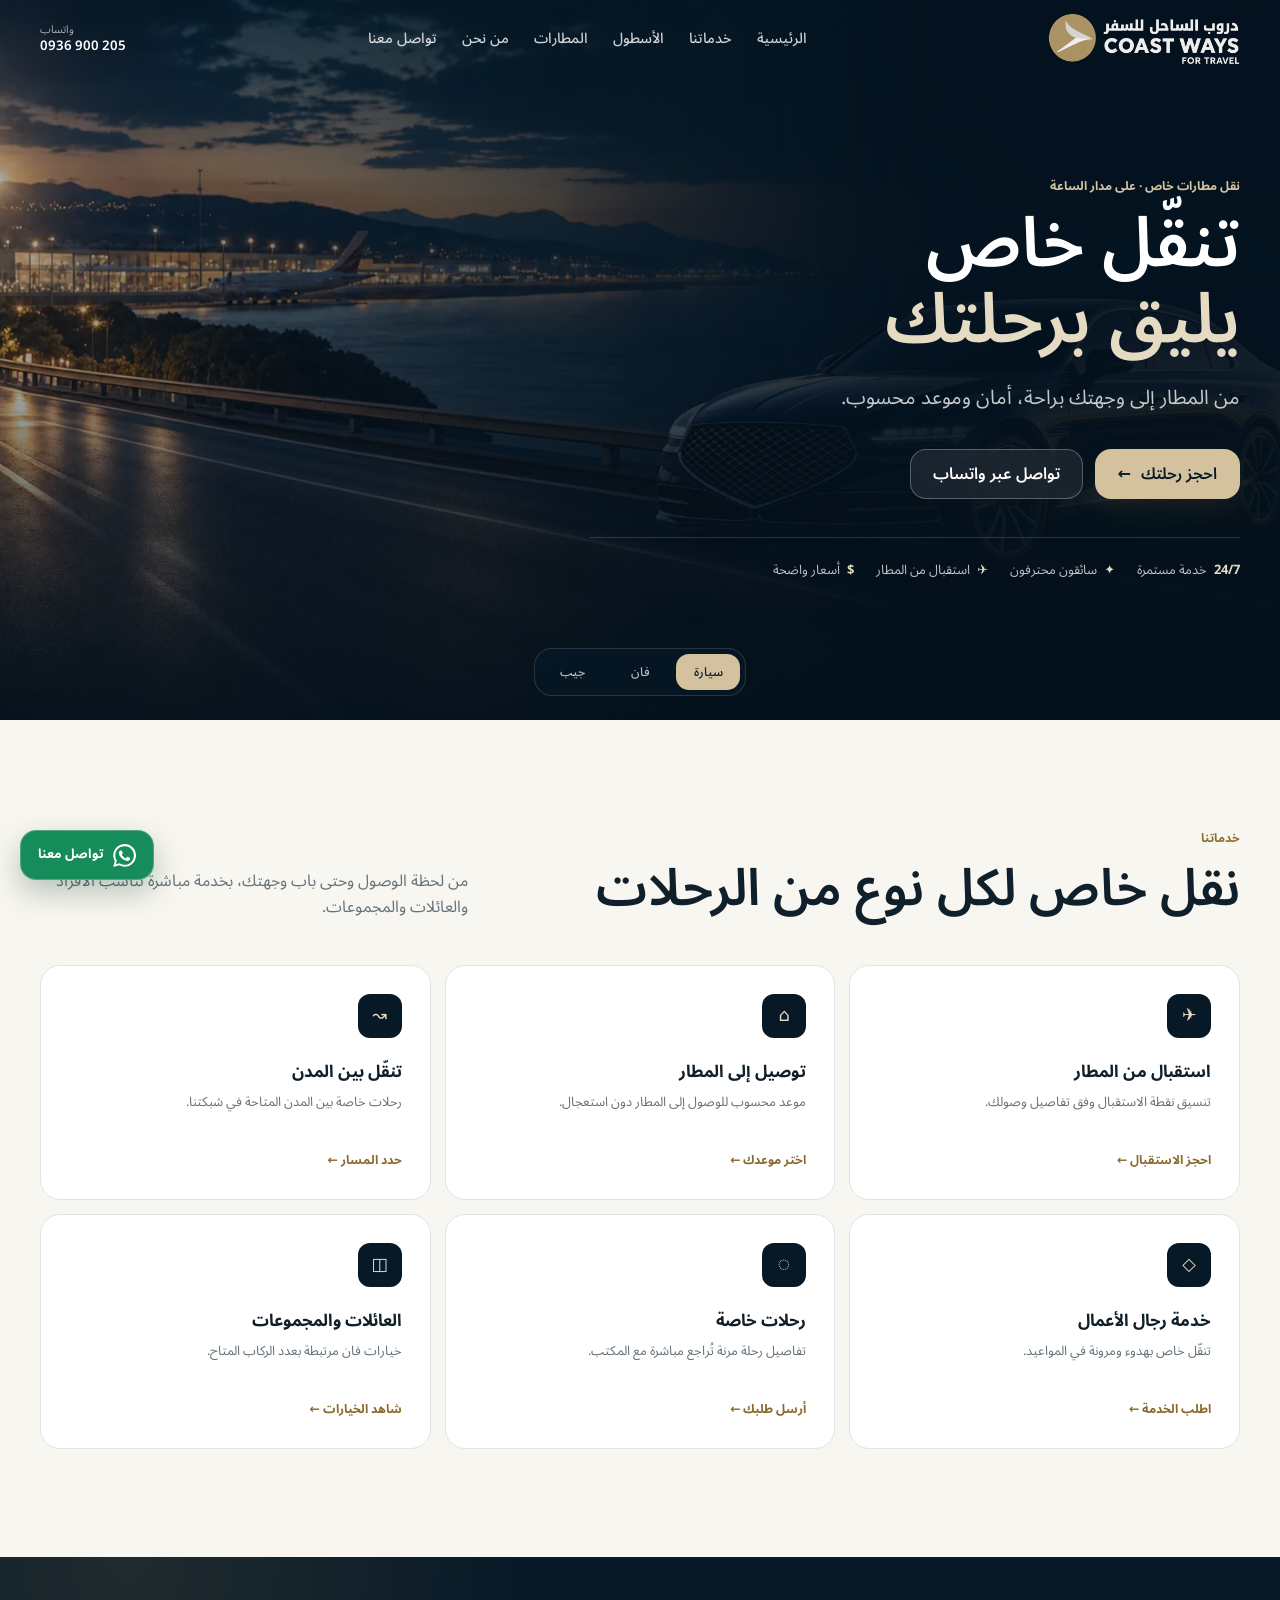
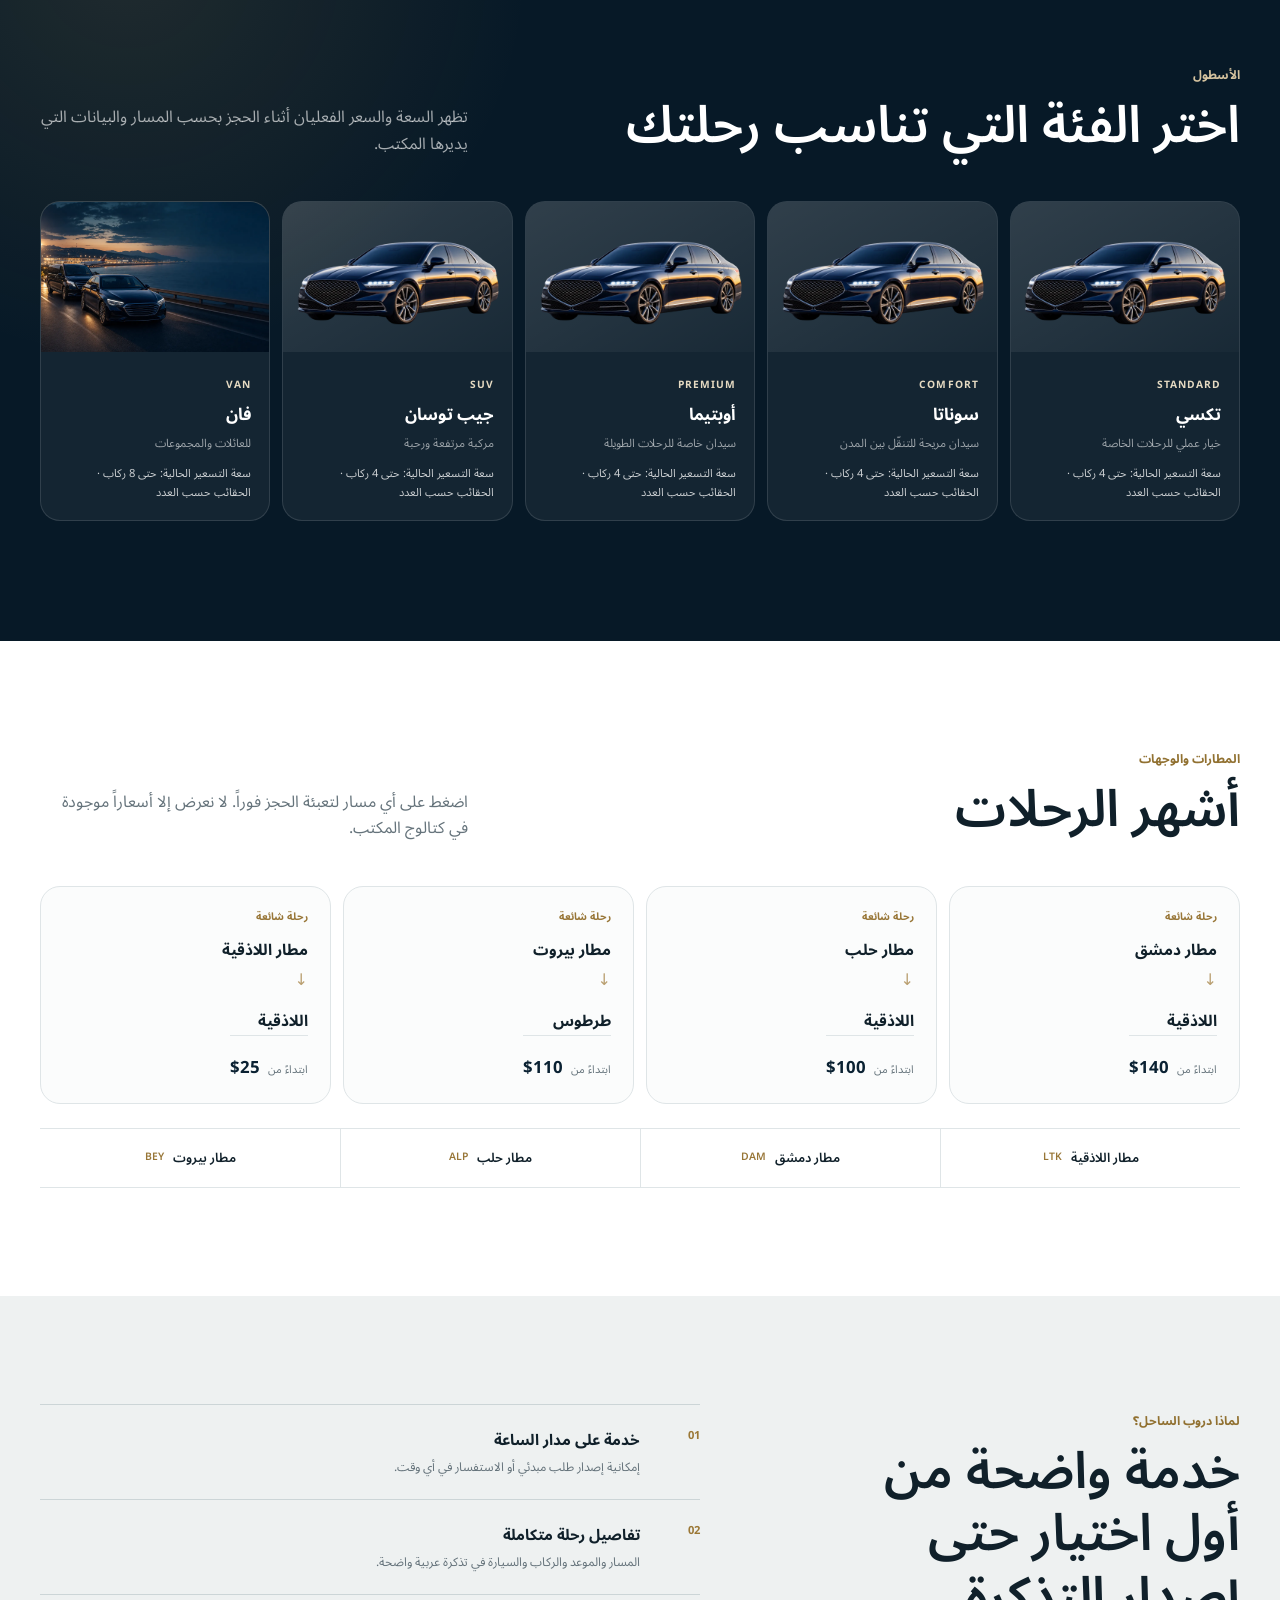
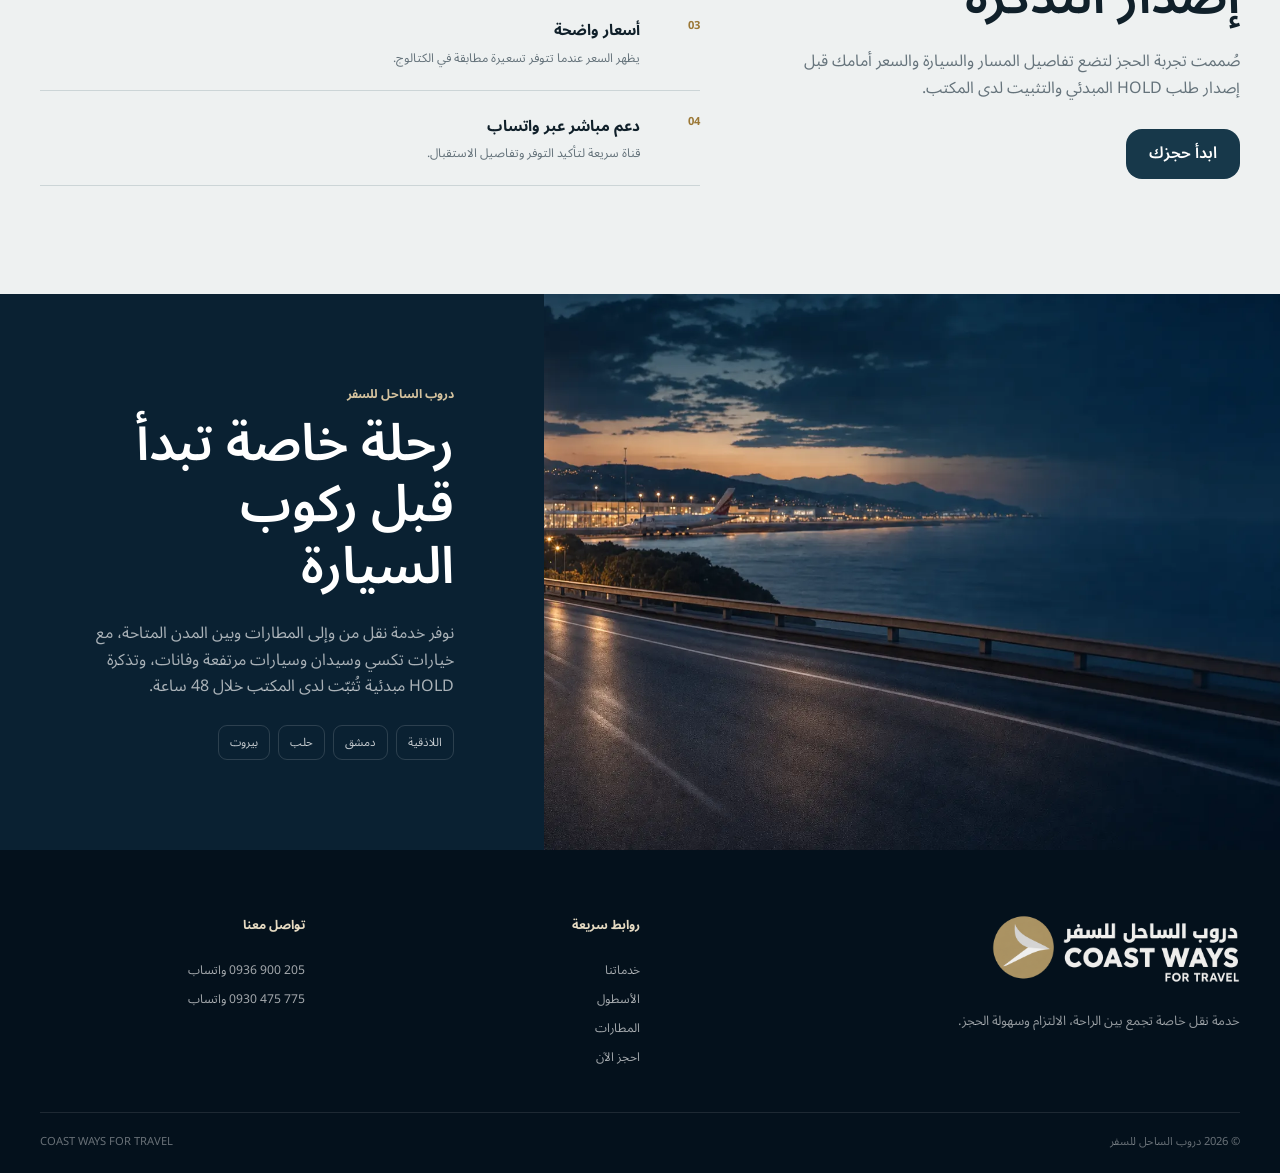
<file: index.html>
<!doctype html>
<html lang="ar" dir="rtl">
  <head>
    <meta charset="UTF-8" />
    <meta
      name="viewport"
      content="width=device-width, initial-scale=1, viewport-fit=cover"
    />
    <meta name="theme-color" content="#071927" />
    <meta
      name="description"
      content="دروب الساحل للسفر لخدمات النقل الخاص من وإلى مطارات اللاذقية ودمشق وحلب وبيروت، مع تسعير واضح وتذكرة حجز مبدئي."
    />
    <meta
      name="keywords"
      content="نقل مطارات, تكسي مطار دمشق, تكسي مطار بيروت, دروب الساحل للسفر, سائق خاص, فان مطار"
    />
    <meta property="og:type" content="website" />
    <meta property="og:locale" content="ar_SY" />
    <meta property="og:title" content="دروب الساحل للسفر | نقل مطارات خاص" />
    <meta
      property="og:description"
      content="احجز تنقّلك الخاص من المطار إلى وجهتك بخطوات واضحة واحصل على تذكرة HOLD مبدئية."
    />
    <meta
      property="og:url"
      content="https://ragnarsyria-code.github.io/coastways/"
    />
    <meta
      property="og:image"
      content="https://ragnarsyria-code.github.io/coastways/assets/hero-road.webp"
    />
    <title>دروب الساحل للسفر | نقل خاص من وإلى المطار</title>
    <link
      rel="canonical"
      href="https://ragnarsyria-code.github.io/coastways/"
    />
    <link rel="icon" href="./assets/logo-icon.png" type="image/png" />
    <link rel="preconnect" href="https://fonts.googleapis.com" />
    <link rel="preconnect" href="https://fonts.gstatic.com" crossorigin />
    <link
      href="https://fonts.googleapis.com/css2?family=Noto+Sans+Arabic:wght@400;500;600;700&display=swap"
      rel="stylesheet"
    />
    <link
      rel="preload"
      as="image"
      href="./assets/hero-road.webp"
      fetchpriority="high"
    />
    <link
      rel="preload"
      as="image"
      href="./assets/hero-car.webp"
      fetchpriority="high"
    />
    <link rel="stylesheet" href="./site.css?v=20261117-1" />
    <script type="application/ld+json">
      {
        "@context": "https://schema.org",
        "@type": "TaxiService",
        "name": "دروب الساحل للسفر",
        "alternateName": "Coast Ways For Travel",
        "url": "https://ragnarsyria-code.github.io/coastways/",
        "image": "https://ragnarsyria-code.github.io/coastways/assets/hero-road.webp",
        "telephone": ["+963936900205", "+963930475775"],
        "areaServed": ["اللاذقية", "دمشق", "حلب", "بيروت"],
        "serviceType": [
          "Airport transfer",
          "Private transportation",
          "Chauffeur service"
        ]
      }
    </script>
    <script data-goatcounter="https://coastways.goatcounter.com/count" async src="./assets/count.js"></script>
  </head>
  <body class="home-page">
    <section class="suspension-screen" aria-labelledby="suspension-title">
      <div class="suspension-card">
        <img
          class="suspension-logo"
          src="./assets/logo-full.png?v=20261010"
          alt="دروب الساحل للسفر — COAST WAYS FOR TRAVEL"
          width="310"
          height="84"
        />
        <p class="eyebrow">COAST WAYS FOR TRAVEL</p>
        <h1 id="suspension-title">انتهت الفترة التجريبية للموقع</h1>
        <p>
          الموقع متوقف عن الخدمة بالكامل حالياً. يرجى التواصل مع إدارة دروب
          الساحل للسفر.
        </p>
        <div class="suspension-status"><span></span> الخدمة غير متاحة</div>
      </div>
    </section>

    <a class="skip-link" href="./booking/index.html">انتقل إلى الحجز</a>

    <header
      class="site-header"
      id="site-header"
      aria-label="رأس موقع دروب الساحل"
    >
      <div class="container header-inner">
        <a
          class="brand brand--dark"
          href="#home"
          aria-label="دروب الساحل للسفر — الرئيسية"
        >
          <img
            class="brand-lockup"
            src="./assets/logo-full.png?v=20261010"
            alt="دروب الساحل للسفر — COAST WAYS FOR TRAVEL"
            width="720"
            height="196"
          />
        </a>

        <nav class="desktop-nav" aria-label="التنقل الرئيسي">
          <a href="#home">الرئيسية</a>
          <a href="#services">خدماتنا</a>
          <a href="#fleet">الأسطول</a>
          <a href="#airports">المطارات</a>
          <a href="#about">من نحن</a>
          <a href="#contact">تواصل معنا</a>
        </nav>

        <div class="header-actions">
          <a
            class="header-contact"
            data-whatsapp-link
            data-whatsapp-index="0"
            href="#"
          >
            <span>واتساب</span>
            <bdi dir="ltr" data-whatsapp-number data-whatsapp-index="0"
              >0936 900 205</bdi
            >
          </a>
        </div>

        <button
          class="menu-toggle"
          id="menu-toggle"
          type="button"
          aria-expanded="false"
          aria-controls="mobile-nav"
          aria-label="فتح القائمة"
        >
          <span></span><span></span><span></span>
        </button>
      </div>

      <nav
        class="mobile-nav"
        id="mobile-nav"
        aria-label="التنقل على الهاتف"
        hidden
      >
        <div class="container">
          <a href="#home">الرئيسية</a>
          <a href="./booking/index.html">احجز رحلتك</a>
          <a href="#services">خدماتنا</a>
          <a href="#fleet">الأسطول</a>
          <a href="#airports">المطارات</a>
          <a href="#about">من نحن</a>
          <a href="#contact">تواصل معنا</a>
          <div class="mobile-nav-contact">
            <a data-whatsapp-link data-whatsapp-index="0" href="#">واتساب 1</a>
            <a data-whatsapp-link data-whatsapp-index="1" href="#">واتساب 2</a>
          </div>
        </div>
      </nav>
    </header>

    <main>
      <section class="hero" id="home">
        <div class="hero-media">
          <div class="hero-slide is-active" data-hero-slide aria-hidden="false">
            <img
              class="hero-road"
              src="./assets/hero-road.webp"
              alt=""
              width="1536"
              height="1024"
              fetchpriority="high"
            />
            <div class="hero-car-stage">
              <span class="hero-car-shadow"></span>
              <img
                class="hero-car"
                src="./assets/hero-car.webp"
                alt=""
                width="1024"
                height="498"
                fetchpriority="high"
              />
            </div>
          </div>
          <div class="hero-slide" data-hero-slide aria-hidden="true">
            <img
              class="hero-scene"
              src="./assets/hero-van-scene.webp"
              alt=""
              width="1536"
              height="1024"
              loading="lazy"
            />
          </div>
          <div class="hero-slide" data-hero-slide aria-hidden="true">
            <img
              class="hero-scene"
              src="./assets/hero-suv-scene.webp"
              alt=""
              width="1536"
              height="1024"
              loading="lazy"
            />
          </div>
        </div>
        <div class="container hero-grid">
          <div class="hero-copy">
            <p class="eyebrow">نقل مطارات خاص · على مدار الساعة</p>
            <h1>تنقّل خاص<br /><span>يليق برحلتك</span></h1>
            <p class="hero-lead">
              من المطار إلى وجهتك براحة، أمان وموعد محسوب.
            </p>
            <div class="hero-actions">
              <a class="button button--gold" href="./booking/index.html">
                احجز رحلتك
                <span aria-hidden="true">←</span>
              </a>
              <a
                class="button button--glass"
                data-whatsapp-link
                data-whatsapp-index="0"
                href="#"
              >
                تواصل عبر واتساب
              </a>
            </div>
            <ul class="trust-strip">
              <li><span>24/7</span> خدمة مستمرة</li>
              <li><span>✦</span> سائقون محترفون</li>
              <li><span>✈</span> استقبال من المطار</li>
              <li><span>$</span> أسعار واضحة</li>
            </ul>
          </div>
        </div>
        <div class="hero-slider-controls" aria-label="اختيار صورة المركبة">
          <button
            class="is-active"
            type="button"
            data-hero-slide-button="0"
            aria-label="عرض السيارة"
            aria-current="true"
          >
            سيارة
          </button>
          <button
            type="button"
            data-hero-slide-button="1"
            aria-label="عرض الفان"
          >
            فان
          </button>
          <button
            type="button"
            data-hero-slide-button="2"
            aria-label="عرض الجيب"
          >
            جيب
          </button>
        </div>
      </section>

      <section
        class="booking-section section"
        id="booking"
        aria-labelledby="booking-title"
      >
        <div class="container">
          <div class="booking-heading">
            <div>
              <p class="eyebrow eyebrow--dark">حجز مباشر وبسيط</p>
              <h2 id="booking-title">رحلتك، خطوة بخطوة</h2>
            </div>
            <p>
              اختر مسارك وسيارتك، راجع السعر ثم أصدر تذكرة HOLD مبدئية خلال
              لحظات.
            </p>
          </div>

          <div class="booking-shell" data-booking-state="loading">
            <div class="catalog-status" id="catalog-status" role="status">
              <span class="spinner" aria-hidden="true"></span>
              جارٍ تحميل الأسعار المتاحة…
            </div>

            <nav aria-label="خطوات الحجز">
              <ol class="booking-progress">
                <li class="is-active" data-progress-step="0">
                  <span>1</span><b>المسار</b>
                </li>
                <li data-progress-step="1"><span>2</span><b>الموعد</b></li>
                <li data-progress-step="2"><span>3</span><b>السيارة</b></li>
                <li data-progress-step="3"><span>4</span><b>البيانات</b></li>
                <li data-progress-step="4"><span>5</span><b>التأكيد</b></li>
              </ol>
            </nav>

            <div class="booking-content">
              <form id="booking-form" novalidate>
                <section
                  class="booking-step is-active"
                  data-step="0"
                  aria-labelledby="route-step-title"
                >
                  <div class="step-heading">
                    <span>01</span>
                    <div>
                      <h3 id="route-step-title">اختر مسار الرحلة</h3>
                      <p>حدّد المطار والوجهة لعرض السيارات والأسعار المتاحة.</p>
                    </div>
                  </div>

                  <div class="route-selector">
                    <button
                      class="location-field"
                      type="button"
                      data-open-location="origin"
                    >
                      <span class="field-icon" aria-hidden="true">✈</span>
                      <span
                        ><small>من أين؟</small
                        ><strong data-location-label="origin"
                          >اختر المطار أو المدينة</strong
                        ></span
                      >
                      <span class="field-arrow" aria-hidden="true">⌄</span>
                    </button>
                    <button
                      class="swap-route"
                      id="swap-route"
                      type="button"
                      aria-label="عكس مسار الرحلة"
                    >
                      <span aria-hidden="true">⇄</span>
                    </button>
                    <button
                      class="location-field"
                      type="button"
                      data-open-location="destination"
                    >
                      <span class="field-icon" aria-hidden="true">⌖</span>
                      <span
                        ><small>إلى أين؟</small
                        ><strong data-location-label="destination"
                          >اختر الوجهة أو المعبر</strong
                        ></span
                      >
                      <span class="field-arrow" aria-hidden="true">⌄</span>
                    </button>
                  </div>

                  <div class="route-stage" id="route-stage" hidden>
                    <fieldset>
                      <legend>طريقة تنفيذ الرحلة</legend>
                      <label class="choice-card">
                        <input type="radio" name="stages" value="1" checked />
                        <span
                          ><strong>مرحلة واحدة</strong
                          ><small>نفس السيارة طوال الرحلة</small></span
                        >
                      </label>
                      <label class="choice-card">
                        <input type="radio" name="stages" value="2" />
                        <span
                          ><strong>مرحلتان</strong
                          ><small>تبديل السيارة عند المعبر</small></span
                        >
                      </label>
                    </fieldset>
                  </div>

                  <div class="inline-error" id="route-error" role="alert"></div>
                  <div class="step-actions">
                    <span></span>
                    <button
                      class="button button--navy"
                      type="button"
                      data-next-step
                    >
                      متابعة إلى الموعد <span aria-hidden="true">←</span>
                    </button>
                  </div>
                </section>

                <section
                  class="booking-step"
                  data-step="1"
                  aria-labelledby="schedule-step-title"
                  hidden
                >
                  <div class="step-heading">
                    <span>02</span>
                    <div>
                      <h3 id="schedule-step-title">متى ستكون الرحلة؟</h3>
                      <p>أضف الموعد وعدد المسافرين لنقترح الخيارات المناسبة.</p>
                    </div>
                  </div>

                  <div class="schedule-grid">
                    <div class="field-group">
                      <span class="field-label">تاريخ الرحلة</span>
                      <div class="date-shortcuts">
                        <button type="button" data-date-shortcut="today">
                          اليوم
                        </button>
                        <button type="button" data-date-shortcut="tomorrow">
                          غداً
                        </button>
                        <label>
                          <span>اختيار تاريخ</span>
                          <input id="trip-date" type="date" required />
                        </label>
                      </div>
                    </div>

                    <label class="premium-input">
                      <span>وقت الاستقبال</span>
                      <input id="pickup-time" type="time" required />
                    </label>
                  </div>

                  <div class="flight-field" id="flight-field" hidden>
                    <label class="premium-input">
                      <span
                        >رقم الرحلة <bdi dir="ltr">/ Flight Number</bdi></span
                      >
                      <input
                        id="flight-number"
                        type="text"
                        dir="ltr"
                        inputmode="text"
                        placeholder="EK913"
                        autocomplete="off"
                      />
                    </label>
                    <p>
                      يساعدنا رقم الرحلة على متابعة موعد وصولك وتعديل وقت
                      الاستقبال عند التأخير.
                    </p>
                    <span class="flight-status"
                      >المتابعة التلقائية ستتوفر عند ربط مزود بيانات
                      الرحلات.</span
                    >
                  </div>

                  <div class="counter-grid">
                    <div class="counter-control">
                      <div>
                        <strong>عدد الركاب</strong
                        ><small>بمن فيهم الأطفال</small>
                      </div>
                      <div class="stepper" data-stepper="passengers">
                        <button
                          type="button"
                          data-counter-action="decrease"
                          aria-label="تقليل عدد الركاب"
                        >
                          −
                        </button>
                        <output id="passengers-count" aria-live="polite"
                          >2</output
                        >
                        <button
                          type="button"
                          data-counter-action="increase"
                          aria-label="زيادة عدد الركاب"
                        >
                          +
                        </button>
                      </div>
                    </div>
                    <div class="counter-control">
                      <div>
                        <strong>عدد الحقائب</strong
                        ><small>الحقائب الكبيرة</small>
                      </div>
                      <div class="stepper" data-stepper="luggage">
                        <button
                          type="button"
                          data-counter-action="decrease"
                          aria-label="تقليل عدد الحقائب"
                        >
                          −
                        </button>
                        <output id="luggage-count" aria-live="polite">2</output>
                        <button
                          type="button"
                          data-counter-action="increase"
                          aria-label="زيادة عدد الحقائب"
                        >
                          +
                        </button>
                      </div>
                    </div>
                  </div>

                  <div
                    class="inline-error"
                    id="schedule-error"
                    role="alert"
                  ></div>
                  <div class="step-actions">
                    <button
                      class="button button--text"
                      type="button"
                      data-prev-step
                    >
                      السابق
                    </button>
                    <button
                      class="button button--navy"
                      type="button"
                      data-next-step
                    >
                      اختيار السيارة <span aria-hidden="true">←</span>
                    </button>
                  </div>
                </section>

                <section
                  class="booking-step"
                  data-step="2"
                  aria-labelledby="vehicle-step-title"
                  hidden
                >
                  <div class="step-heading">
                    <span>03</span>
                    <div>
                      <h3 id="vehicle-step-title">اختر السيارة</h3>
                      <p>نعرض فقط السيارات المرتبطة بمسارك وعدد الركاب.</p>
                    </div>
                  </div>
                  <div class="vehicle-list" id="vehicle-list"></div>
                  <div
                    class="inline-error"
                    id="vehicle-error"
                    role="alert"
                  ></div>
                  <div class="step-actions">
                    <button
                      class="button button--text"
                      type="button"
                      data-prev-step
                    >
                      السابق
                    </button>
                    <button
                      class="button button--navy"
                      type="button"
                      data-next-step
                    >
                      بيانات المسافر <span aria-hidden="true">←</span>
                    </button>
                  </div>
                </section>

                <section
                  class="booking-step"
                  data-step="3"
                  aria-labelledby="details-step-title"
                  hidden
                >
                  <div class="step-heading">
                    <span>04</span>
                    <div>
                      <h3 id="details-step-title">بيانات المسافر</h3>
                      <p>سنستخدم هذه المعلومات لتأكيد الرحلة معك فقط.</p>
                    </div>
                  </div>

                  <div class="details-grid">
                    <label class="premium-input">
                      <span>الاسم الكامل</span>
                      <input
                        id="full-name"
                        type="text"
                        autocomplete="name"
                        required
                      />
                      <small
                        class="field-error"
                        data-error-for="full-name"
                      ></small>
                    </label>
                    <div class="phone-field">
                      <span class="field-label">رقم الهاتف</span>
                      <div>
                        <button
                          class="country-code"
                          type="button"
                          id="country-code"
                          aria-haspopup="listbox"
                          aria-expanded="false"
                        >
                          <span>🇸🇾</span><bdi dir="ltr">+963</bdi
                          ><span aria-hidden="true">⌄</span>
                        </button>
                        <input
                          id="phone"
                          type="tel"
                          dir="ltr"
                          inputmode="tel"
                          autocomplete="tel"
                          placeholder="936 900 205"
                          required
                        />
                      </div>
                      <div
                        class="country-menu"
                        id="country-menu"
                        role="listbox"
                        hidden
                      >
                        <button
                          type="button"
                          role="option"
                          data-code="+963"
                          data-flag="🇸🇾"
                        >
                          🇸🇾 سوريا <bdi dir="ltr">+963</bdi>
                        </button>
                        <button
                          type="button"
                          role="option"
                          data-code="+961"
                          data-flag="🇱🇧"
                        >
                          🇱🇧 لبنان <bdi dir="ltr">+961</bdi>
                        </button>
                      </div>
                      <small class="field-error" data-error-for="phone"></small>
                    </div>
                    <label class="premium-input">
                      <span>رقم واتساب</span>
                      <input
                        id="passenger-whatsapp"
                        type="tel"
                        dir="ltr"
                        inputmode="tel"
                        autocomplete="tel"
                        placeholder="+963 ..."
                        required
                      />
                      <small
                        class="field-error"
                        data-error-for="passenger-whatsapp"
                      ></small>
                    </label>
                    <label class="premium-input premium-input--wide">
                      <span>ملاحظات إضافية <em>اختياري</em></span>
                      <textarea
                        id="notes"
                        rows="3"
                        placeholder="موقع الاستقبال أو أي تفاصيل تساعد السائق"
                      ></textarea>
                    </label>
                  </div>

                  <div
                    class="inline-error"
                    id="details-error"
                    role="alert"
                  ></div>
                  <div class="step-actions">
                    <button
                      class="button button--text"
                      type="button"
                      data-prev-step
                    >
                      السابق
                    </button>
                    <button
                      class="button button--navy"
                      type="button"
                      data-next-step
                    >
                      مراجعة الطلب <span aria-hidden="true">←</span>
                    </button>
                  </div>
                </section>

                <section
                  class="booking-step"
                  data-step="4"
                  aria-labelledby="review-step-title"
                  hidden
                >
                  <div id="booking-review-view">
                    <div class="step-heading">
                      <span>05</span>
                      <div>
                        <h3 id="review-step-title">راجع طلبك</h3>
                        <p>
                          راجع البيانات ثم أصدر تذكرة الحجز المبدئي بحالة HOLD.
                        </p>
                      </div>
                    </div>
                    <div class="review-layout">
                      <div class="review-route">
                        <div>
                          <span class="route-dot route-dot--airport">✈</span
                          ><small>من</small
                          ><strong id="review-origin">—</strong>
                        </div>
                        <span class="route-line"></span>
                        <div>
                          <span class="route-dot">⌖</span><small>إلى</small
                          ><strong id="review-destination">—</strong>
                        </div>
                      </div>
                      <dl class="review-list" id="review-list"></dl>
                      <div class="review-price">
                        <span>السعر الإجمالي</span>
                        <strong id="review-price"
                          >السعر بعد مراجعة الطلب</strong
                        >
                        <small id="review-price-note"
                          >السعر والتوفر خاضعان لاعتماد المكتب.</small
                        >
                      </div>
                    </div>
                    <div class="hold-preview-note">
                      <strong>تذكرة مبدئية وليست تأكيداً نهائياً</strong>
                      <span
                        >بعد الإصدار، لديك 48 ساعة لتثبيت الحجز لدى
                        المكتب.</span
                      >
                    </div>
                    <div class="step-actions step-actions--review">
                      <button
                        class="button button--text"
                        type="button"
                        data-prev-step
                      >
                        تعديل البيانات
                      </button>
                      <button class="button button--gold" type="submit">
                        إصدار تذكرة HOLD
                        <span aria-hidden="true">←</span>
                      </button>
                    </div>
                  </div>

                  <div
                    class="hold-ticket-panel"
                    id="hold-ticket-panel"
                    aria-live="polite"
                    tabindex="-1"
                    hidden
                  >
                    <article class="hold-ticket" id="hold-ticket">
                      <header class="hold-ticket-header">
                        <img
                          src="./assets/logo-original.png"
                          alt="دروب الساحل للسفر — COAST WAYS FOR TRAVEL"
                          width="248"
                          height="66"
                        />
                        <div class="hold-status">
                          <span dir="ltr">HOLD</span>
                          <small>حجز مبدئي</small>
                        </div>
                      </header>

                      <div class="hold-ticket-title">
                        <div>
                          <p>تذكرة حجز مبدئي</p>
                          <h3>تفاصيل طلب الرحلة</h3>
                        </div>
                        <dl>
                          <div>
                            <dt>المرجع المبدئي</dt>
                            <dd id="ticket-reference" dir="ltr">—</dd>
                          </div>
                          <div>
                            <dt>حالة الطلب</dt>
                            <dd>بانتظار التثبيت</dd>
                          </div>
                        </dl>
                      </div>

                      <div class="hold-ticket-route">
                        <div>
                          <small>من</small>
                          <strong id="ticket-origin">—</strong>
                        </div>
                        <span aria-hidden="true">←</span>
                        <div>
                          <small>إلى</small>
                          <strong id="ticket-destination">—</strong>
                        </div>
                      </div>

                      <dl class="hold-ticket-details" id="ticket-details"></dl>

                      <section class="hold-deadline" aria-label="مهلة التثبيت">
                        <div class="hold-limit">
                          <span>مهلة التثبيت</span>
                          <strong>48 ساعة</strong>
                          <small dir="ltr">TIME LIMIT: 48 HOURS</small>
                        </div>
                        <dl>
                          <div>
                            <dt>تاريخ إصدار الطلب</dt>
                            <dd id="ticket-issued-at">—</dd>
                          </div>
                          <div>
                            <dt>تنتهي المهلة في</dt>
                            <dd id="ticket-expires-at">—</dd>
                          </div>
                        </dl>
                      </section>

                      <div class="hold-notice">
                        <strong>تنبيه مهم للزبون</strong>
                        <p>
                          هذه التذكرة طلب حجز مبدئي بحالة HOLD وليست تأكيداً
                          نهائياً. يجب تثبيت الحجز لدى مكتب دروب الساحل خلال 48
                          ساعة من وقت الإصدار، وإلا تنتهي صلاحية الطلب. السيارة
                          والسعر لا يصبحان مؤكدين إلا بعد اعتماد المكتب.
                        </p>
                      </div>

                      <footer class="hold-ticket-footer">
                        <span>للتواصل المباشر مع المكتب</span>
                        <div>
                          <bdi
                            dir="ltr"
                            data-whatsapp-number
                            data-whatsapp-index="0"
                            >0936 900 205</bdi
                          >
                          <bdi
                            dir="ltr"
                            data-whatsapp-number
                            data-whatsapp-index="1"
                            >0930 475 775</bdi
                          >
                        </div>
                      </footer>
                    </article>

                    <section
                      class="hold-share-guide"
                      aria-labelledby="hold-share-title"
                    >
                      <header class="hold-share-header">
                        <span class="hold-share-icon" aria-hidden="true">
                          <svg viewBox="0 0 24 24">
                            <path
                              d="M20.5 11.6a8.3 8.3 0 0 1-12.3 7.3L3.5 20l1.2-4.5a8.3 8.3 0 1 1 15.8-3.9Zm-4.8 2.2c-.2-.1-1.5-.7-1.7-.8-.2-.1-.4-.1-.6.1l-.8 1c-.1.2-.3.2-.5.1-1.5-.6-2.5-1.3-3.5-3-.3-.5.3-.5.8-1.5.1-.2 0-.4 0-.5l-.8-1.9c-.2-.5-.4-.4-.6-.4h-.5c-.2 0-.5.1-.7.3-.8.9-1.2 2-.8 3.2.5 1.6 1.4 3 2.7 4.1 1.7 1.5 3.7 2.5 5.9 2.9.7.1 1.4.1 2-.2.8-.4 1.3-1.1 1.5-1.9.1-.2.1-.5 0-.7-.5-.4-1.7-.8-1.9-.9Z"
                            />
                          </svg>
                        </span>
                        <div>
                          <span class="hold-share-kicker"
                            >الخطوة الأخيرة لتأكيد الوصول</span
                          >
                          <strong id="hold-share-title"
                            >إرسال طلب HOLD إلى المكتب</strong
                          >
                          <p>
                            اختر رقم المكتب، ثم أرفق ملف التذكرة داخل المحادثة
                            واضغط إرسال.
                          </p>
                        </div>
                        <span class="hold-share-required">مطلوب للتثبيت</span>
                      </header>

                      <ol class="hold-share-steps" aria-label="خطوات الإرسال">
                        <li><span>1</span>اختر رقم المكتب</li>
                        <li><span>2</span>أرفق ملف PDF</li>
                        <li><span>3</span>اضغط إرسال</li>
                      </ol>

                      <div class="hold-office-options">
                        <button
                          class="hold-office-button"
                          type="button"
                          data-share-hold
                          data-whatsapp-index="0"
                        >
                          <span
                            class="hold-office-button-icon"
                            aria-hidden="true"
                          >
                            <svg viewBox="0 0 24 24">
                              <path
                                d="M20.5 11.6a8.3 8.3 0 0 1-12.3 7.3L3.5 20l1.2-4.5a8.3 8.3 0 1 1 15.8-3.9Zm-4.8 2.2c-.2-.1-1.5-.7-1.7-.8-.2-.1-.4-.1-.6.1l-.8 1c-.1.2-.3.2-.5.1-1.5-.6-2.5-1.3-3.5-3-.3-.5.3-.5.8-1.5.1-.2 0-.4 0-.5l-.8-1.9c-.2-.5-.4-.4-.6-.4h-.5c-.2 0-.5.1-.7.3-.8.9-1.2 2-.8 3.2.5 1.6 1.4 3 2.7 4.1 1.7 1.5 3.7 2.5 5.9 2.9.7.1 1.4.1 2-.2.8-.4 1.3-1.1 1.5-1.9.1-.2.1-.5 0-.7-.5-.4-1.7-.8-1.9-.9Z"
                              />
                            </svg>
                          </span>
                          <span>
                            <small>واتساب المكتب الأول</small>
                            <bdi
                              dir="ltr"
                              data-whatsapp-number
                              data-whatsapp-index="0"
                              >0936 900 205</bdi
                            >
                          </span>
                          <span
                            class="hold-office-button-arrow"
                            aria-hidden="true"
                            >←</span
                          >
                        </button>
                        <button
                          class="hold-office-button"
                          type="button"
                          data-share-hold
                          data-whatsapp-index="1"
                        >
                          <span
                            class="hold-office-button-icon"
                            aria-hidden="true"
                          >
                            <svg viewBox="0 0 24 24">
                              <path
                                d="M20.5 11.6a8.3 8.3 0 0 1-12.3 7.3L3.5 20l1.2-4.5a8.3 8.3 0 1 1 15.8-3.9Zm-4.8 2.2c-.2-.1-1.5-.7-1.7-.8-.2-.1-.4-.1-.6.1l-.8 1c-.1.2-.3.2-.5.1-1.5-.6-2.5-1.3-3.5-3-.3-.5.3-.5.8-1.5.1-.2 0-.4 0-.5l-.8-1.9c-.2-.5-.4-.4-.6-.4h-.5c-.2 0-.5.1-.7.3-.8.9-1.2 2-.8 3.2.5 1.6 1.4 3 2.7 4.1 1.7 1.5 3.7 2.5 5.9 2.9.7.1 1.4.1 2-.2.8-.4 1.3-1.1 1.5-1.9.1-.2.1-.5 0-.7-.5-.4-1.7-.8-1.9-.9Z"
                              />
                            </svg>
                          </span>
                          <span>
                            <small>واتساب المكتب الثاني</small>
                            <bdi
                              dir="ltr"
                              data-whatsapp-number
                              data-whatsapp-index="1"
                              >0930 475 775</bdi
                            >
                          </span>
                          <span
                            class="hold-office-button-arrow"
                            aria-hidden="true"
                            >←</span
                          >
                        </button>
                      </div>

                      <p
                        class="hold-share-status"
                        id="hold-share-status"
                        role="status"
                      >
                        جارٍ تجهيز ملف التذكرة…
                      </p>
                    </section>

                    <div class="hold-ticket-utilities">
                      <button
                        class="button button--text"
                        id="edit-hold-ticket"
                        type="button"
                      >
                        تعديل الطلب
                      </button>
                      <button
                        class="button button--navy"
                        id="print-hold-ticket"
                        type="button"
                      >
                        طباعة أو حفظ PDF
                      </button>
                    </div>
                  </div>
                </section>
              </form>

              <aside class="booking-summary" aria-label="ملخص الرحلة">
                <p class="eyebrow eyebrow--dark">ملخص الرحلة</p>
                <div class="summary-route">
                  <div>
                    <small>من</small
                    ><strong data-summary="origin">لم تحدد بعد</strong>
                  </div>
                  <span aria-hidden="true">↓</span>
                  <div>
                    <small>إلى</small
                    ><strong data-summary="destination">لم تحدد بعد</strong>
                  </div>
                </div>
                <dl>
                  <div>
                    <dt>التاريخ</dt>
                    <dd data-summary="date">—</dd>
                  </div>
                  <div>
                    <dt>الوقت</dt>
                    <dd data-summary="time" dir="ltr">—</dd>
                  </div>
                  <div>
                    <dt>السيارة</dt>
                    <dd data-summary="vehicle">—</dd>
                  </div>
                  <div>
                    <dt>الركاب</dt>
                    <dd data-summary="passengers">2</dd>
                  </div>
                  <div>
                    <dt>الحقائب</dt>
                    <dd data-summary="luggage">2</dd>
                  </div>
                </dl>
                <div class="summary-price">
                  <span>السعر</span>
                  <strong data-summary="price">يظهر بعد اختيار السيارة</strong>
                </div>
                <p class="summary-assurance">
                  لن تُرسل أي معلومات قبل مراجعتك النهائية.
                </p>
              </aside>
            </div>
          </div>
        </div>
      </section>

      <section
        class="section services"
        id="services"
        aria-labelledby="services-title"
      >
        <div class="container">
          <div class="section-heading">
            <div>
              <p class="eyebrow eyebrow--dark">خدماتنا</p>
              <h2 id="services-title">نقل خاص لكل نوع من الرحلات</h2>
            </div>
            <p>
              من لحظة الوصول وحتى باب وجهتك، بخدمة مباشرة تناسب الأفراد
              والعائلات والمجموعات.
            </p>
          </div>
          <div class="service-grid">
            <article>
              <span class="service-icon">✈</span>
              <h3>استقبال من المطار</h3>
              <p>تنسيق نقطة الاستقبال وفق تفاصيل وصولك.</p>
              <a href="./booking/index.html">احجز الاستقبال ←</a>
            </article>
            <article>
              <span class="service-icon">⌂</span>
              <h3>توصيل إلى المطار</h3>
              <p>موعد محسوب للوصول إلى المطار دون استعجال.</p>
              <a href="./booking/index.html">اختر موعدك ←</a>
            </article>
            <article>
              <span class="service-icon">↝</span>
              <h3>تنقّل بين المدن</h3>
              <p>رحلات خاصة بين المدن المتاحة في شبكتنا.</p>
              <a href="./booking/index.html">حدد المسار ←</a>
            </article>
            <article>
              <span class="service-icon">◇</span>
              <h3>خدمة رجال الأعمال</h3>
              <p>تنقّل خاص بهدوء ومرونة في المواعيد.</p>
              <a href="./booking/index.html">اطلب الخدمة ←</a>
            </article>
            <article>
              <span class="service-icon">◌</span>
              <h3>رحلات خاصة</h3>
              <p>تفاصيل رحلة مرنة تُراجع مباشرة مع المكتب.</p>
              <a href="./booking/index.html">أرسل طلبك ←</a>
            </article>
            <article>
              <span class="service-icon">◫</span>
              <h3>العائلات والمجموعات</h3>
              <p>خيارات فان مرتبطة بعدد الركاب المتاح.</p>
              <a href="./booking/index.html">شاهد الخيارات ←</a>
            </article>
          </div>
        </div>
      </section>

      <section
        class="section fleet-section"
        id="fleet"
        aria-labelledby="fleet-title"
      >
        <div class="container">
          <div class="section-heading section-heading--light">
            <div>
              <p class="eyebrow">الأسطول</p>
              <h2 id="fleet-title">اختر الفئة التي تناسب رحلتك</h2>
            </div>
            <p>
              تظهر السعة والسعر الفعليان أثناء الحجز بحسب المسار والبيانات التي
              يديرها المكتب.
            </p>
          </div>
          <div class="fleet-showcase" id="fleet-showcase"></div>
        </div>
      </section>

      <section
        class="section routes-section"
        id="airports"
        aria-labelledby="routes-title"
      >
        <div class="container">
          <div class="section-heading">
            <div>
              <p class="eyebrow eyebrow--dark">المطارات والوجهات</p>
              <h2 id="routes-title">أشهر الرحلات</h2>
            </div>
            <p>
              اضغط على أي مسار لتعبئة الحجز فوراً. لا نعرض إلا أسعاراً موجودة في
              كتالوج المكتب.
            </p>
          </div>
          <div class="popular-routes" id="popular-routes"></div>
          <div class="airport-row" role="list" aria-label="المطارات المدعومة">
            <span role="listitem">مطار اللاذقية <bdi dir="ltr">LTK</bdi></span>
            <span role="listitem">مطار دمشق <bdi dir="ltr">DAM</bdi></span>
            <span role="listitem">مطار حلب <bdi dir="ltr">ALP</bdi></span>
            <span role="listitem">مطار بيروت <bdi dir="ltr">BEY</bdi></span>
          </div>
        </div>
      </section>

      <section class="section trust-section" aria-labelledby="trust-title">
        <div class="container trust-grid">
          <div class="trust-copy">
            <p class="eyebrow eyebrow--dark">لماذا دروب الساحل؟</p>
            <h2 id="trust-title">خدمة واضحة من أول اختيار حتى إصدار التذكرة</h2>
            <p>
              صُممت تجربة الحجز لتضع تفاصيل المسار والسيارة والسعر أمامك قبل
              إصدار طلب HOLD المبدئي والتثبيت لدى المكتب.
            </p>
            <a class="button button--navy" href="./booking/index.html"
              >ابدأ حجزك</a
            >
          </div>
          <ul class="trust-list">
            <li>
              <span>01</span>
              <div>
                <strong>خدمة على مدار الساعة</strong>
                <p>إمكانية إصدار طلب مبدئي أو الاستفسار في أي وقت.</p>
              </div>
            </li>
            <li>
              <span>02</span>
              <div>
                <strong>تفاصيل رحلة متكاملة</strong>
                <p>المسار والموعد والركاب والسيارة في تذكرة عربية واضحة.</p>
              </div>
            </li>
            <li>
              <span>03</span>
              <div>
                <strong>أسعار واضحة</strong>
                <p>يظهر السعر عندما تتوفر تسعيرة مطابقة في الكتالوج.</p>
              </div>
            </li>
            <li>
              <span>04</span>
              <div>
                <strong>دعم مباشر عبر واتساب</strong>
                <p>قناة سريعة لتأكيد التوفر وتفاصيل الاستقبال.</p>
              </div>
            </li>
          </ul>
        </div>
      </section>

      <section class="about-section" id="about" aria-labelledby="about-title">
        <div class="about-media">
          <img
            src="./assets/hero-road.webp"
            alt="طريق ساحلي قرب المطار عند الغروب"
            width="1440"
            height="960"
            loading="lazy"
          />
        </div>
        <div class="about-copy">
          <p class="eyebrow">دروب الساحل للسفر</p>
          <h2 id="about-title">رحلة خاصة تبدأ قبل ركوب السيارة</h2>
          <p>
            نوفر خدمة نقل من وإلى المطارات وبين المدن المتاحة، مع خيارات تكسي
            وسيدان وسيارات مرتفعة وفانات، وتذكرة HOLD مبدئية تُثبّت لدى المكتب
            خلال 48 ساعة.
          </p>
          <div class="about-airports">
            <span>اللاذقية</span><span>دمشق</span><span>حلب</span
            ><span>بيروت</span>
          </div>
        </div>
      </section>
    </main>

    <footer class="site-footer" id="contact">
      <div class="container footer-grid">
        <div>
          <a class="brand brand--light" href="#home">
            <img
              class="brand-lockup brand-lockup--footer"
              src="./assets/logo-full.png?v=20261010"
              alt="دروب الساحل للسفر — COAST WAYS FOR TRAVEL"
              width="720"
              height="196"
              loading="lazy"
            />
          </a>
          <p>خدمة نقل خاصة تجمع بين الراحة، الالتزام وسهولة الحجز.</p>
        </div>
        <nav aria-label="روابط التذييل">
          <h2>روابط سريعة</h2>
          <a href="#services">خدماتنا</a>
          <a href="#fleet">الأسطول</a>
          <a href="#airports">المطارات</a>
          <a href="./booking/index.html">احجز الآن</a>
        </nav>
        <div>
          <h2>تواصل معنا</h2>
          <a data-whatsapp-link data-whatsapp-index="0" href="#"
            ><bdi dir="ltr" data-whatsapp-number data-whatsapp-index="0"
              >0936 900 205</bdi
            >
            واتساب</a
          >
          <a data-whatsapp-link data-whatsapp-index="1" href="#"
            ><bdi dir="ltr" data-whatsapp-number data-whatsapp-index="1"
              >0930 475 775</bdi
            >
            واتساب</a
          >
        </div>
      </div>
      <div class="container footer-bottom">
        <span>© 2026 دروب الساحل للسفر</span>
        <span dir="ltr">COAST WAYS FOR TRAVEL</span>
      </div>
    </footer>

    <a
      class="floating-whatsapp"
      data-whatsapp-link
      data-whatsapp-index="0"
      href="#"
      aria-label="تواصل معنا عبر واتساب"
    >
      <svg viewBox="0 0 24 24" aria-hidden="true">
        <path
          d="M20.5 3.5A11.8 11.8 0 0 0 12.1 0C5.6 0 .3 5.3.3 11.8c0 2.1.5 4.1 1.6 5.9L.2 24l6.4-1.7a11.8 11.8 0 0 0 5.6 1.4C18.7 23.7 24 18.4 24 11.9c0-3.2-1.2-6.1-3.5-8.4Zm-8.4 18.2c-1.7 0-3.4-.5-4.9-1.3l-.4-.2-3.8 1 1-3.7-.2-.4a9.7 9.7 0 1 1 8.3 4.6Zm5.3-7.3c-.3-.1-1.7-.8-2-1-.3-.1-.5-.1-.7.2l-.9 1.1c-.2.2-.3.3-.6.1a8 8 0 0 1-2.3-1.4 8.8 8.8 0 0 1-1.6-2c-.2-.3 0-.5.1-.6l.5-.5.3-.5c.1-.2.1-.4 0-.5l-.9-2.1c-.2-.6-.5-.5-.7-.5h-.6c-.2 0-.5.1-.8.4-.3.3-1 1-1 2.5s1 2.9 1.2 3.1c.1.2 2 3.1 4.9 4.3.7.3 1.2.5 1.6.6.7.2 1.3.2 1.8.1.6-.1 1.7-.7 1.9-1.4.2-.7.2-1.3.2-1.4-.1-.3-.2-.4-.5-.5Z"
        />
      </svg>
      <span>تواصل معنا</span>
    </a>

    <dialog
      class="location-dialog"
      id="location-dialog"
      aria-labelledby="location-dialog-title"
    >
      <div class="dialog-sheet">
        <div class="dialog-header">
          <div>
            <p class="eyebrow eyebrow--dark">اختيار الموقع</p>
            <h2 id="location-dialog-title">من أين؟</h2>
          </div>
          <button type="button" id="close-location-dialog" aria-label="إغلاق">
            ×
          </button>
        </div>
        <label class="location-search">
          <span aria-hidden="true">⌕</span>
          <input
            id="location-search"
            type="search"
            placeholder="ابحث عن مطار، مدينة أو معبر..."
            autocomplete="off"
          />
        </label>
        <div class="location-results" id="location-results"></div>
        <div class="location-empty" id="location-empty" hidden>
          <span>⌖</span>
          <strong>لم نجد هذه الوجهة</strong>
          <p>جرّب كتابة اسم المدينة أو المطار بطريقة أخرى</p>
          <button type="button" id="use-custom-location" hidden>
            استخدم الاسم كوجهة لطلب السعر
          </button>
        </div>
      </div>
    </dialog>

    <script type="module" src="./app.js?v=20261105-1"></script>
  </body>
</html>
</file>
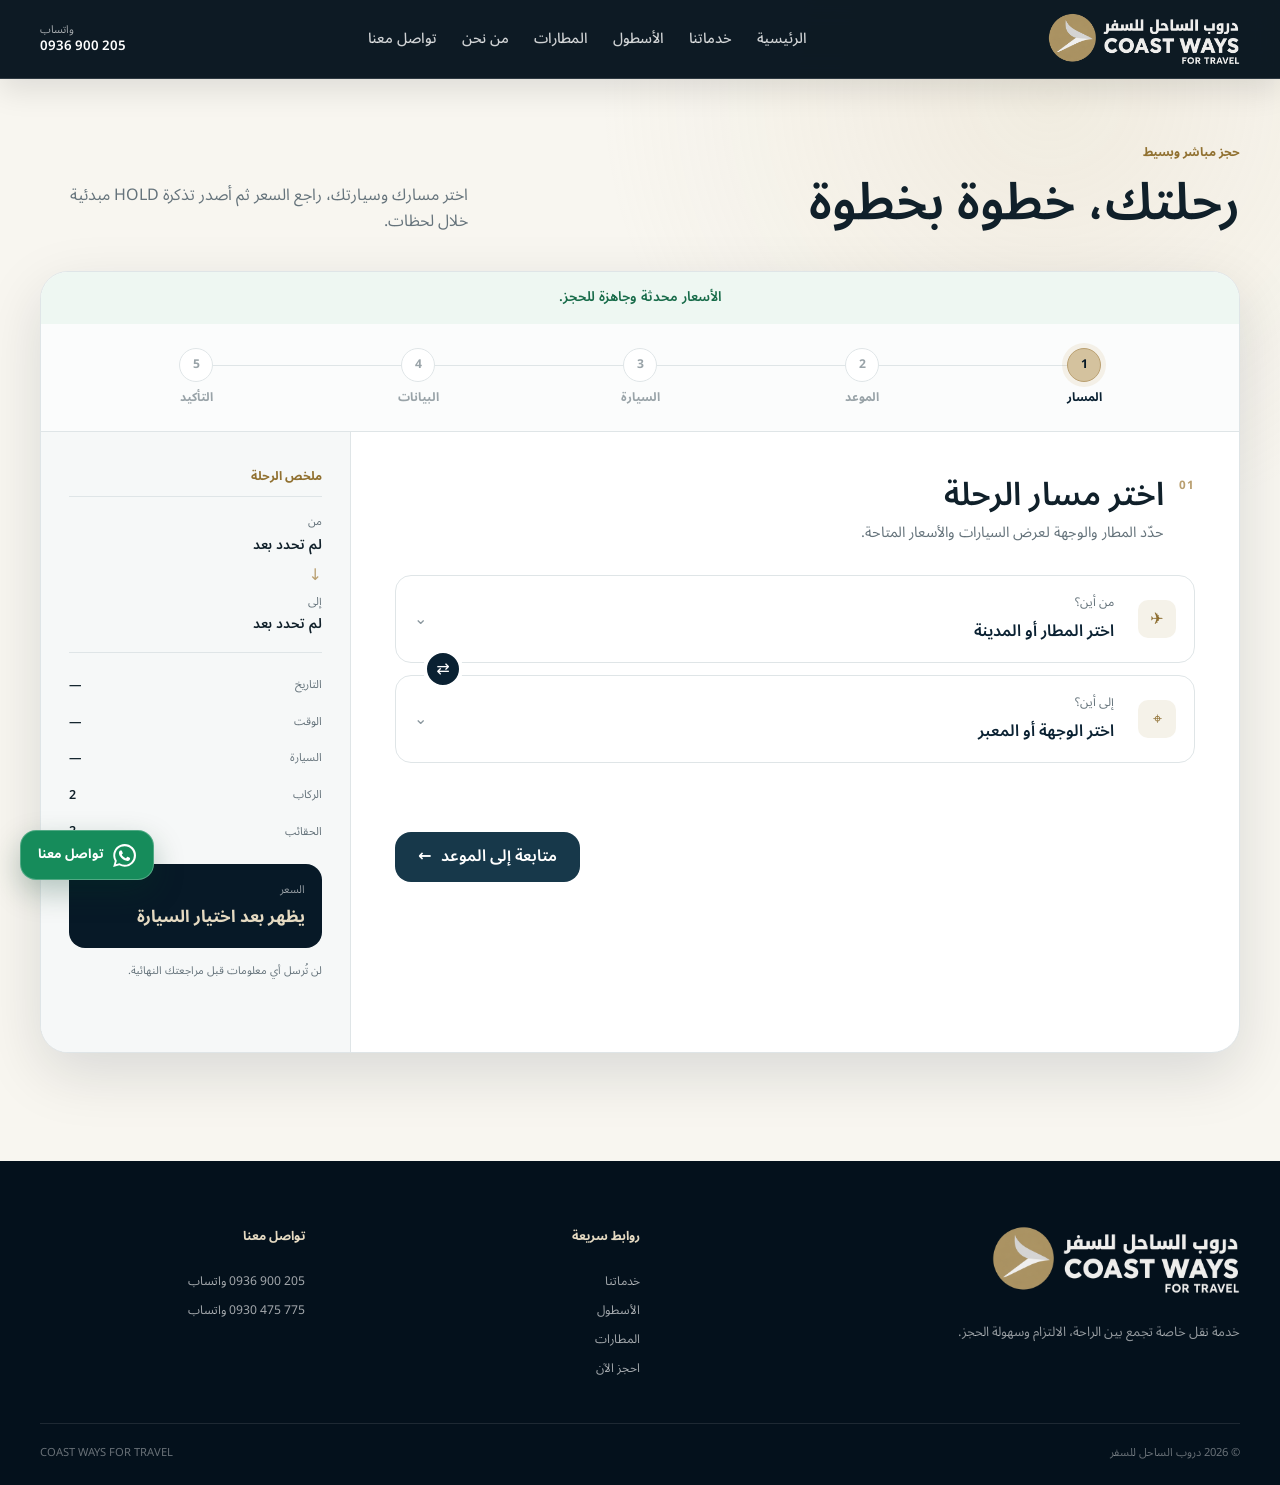
<file: booking/index.html>
<!doctype html>
<html lang="ar" dir="rtl">
  <head>
    <meta charset="UTF-8" />
    <base href="../" />
    <meta
      name="viewport"
      content="width=device-width, initial-scale=1, viewport-fit=cover"
    />
    <meta name="theme-color" content="#071927" />
    <meta
      name="description"
      content="احجز رحلة نقل خاصة مع دروب الساحل للسفر، واختر المطار والوجهة والسيارة ثم أصدر تذكرة HOLD مبدئية صالحة 48 ساعة."
    />
    <meta
      name="keywords"
      content="نقل مطارات, تكسي مطار دمشق, تكسي مطار بيروت, دروب الساحل للسفر, سائق خاص, فان مطار"
    />
    <meta property="og:type" content="website" />
    <meta property="og:locale" content="ar_SY" />
    <meta property="og:title" content="احجز رحلتك | دروب الساحل للسفر" />
    <meta
      property="og:description"
      content="احجز تنقّلك الخاص من المطار إلى وجهتك بخطوات واضحة واحصل على تذكرة HOLD مبدئية."
    />
    <meta
      property="og:url"
      content="https://ragnarsyria-code.github.io/coastways/booking/"
    />
    <meta
      property="og:image"
      content="https://ragnarsyria-code.github.io/coastways/assets/hero-road.webp"
    />
    <title>احجز رحلتك | دروب الساحل للسفر</title>
    <link
      rel="canonical"
      href="https://ragnarsyria-code.github.io/coastways/booking/"
    />
    <link rel="icon" href="./assets/logo-icon.png" type="image/png" />
    <link rel="preconnect" href="https://fonts.googleapis.com" />
    <link rel="preconnect" href="https://fonts.gstatic.com" crossorigin />
    <link
      href="https://fonts.googleapis.com/css2?family=Noto+Sans+Arabic:wght@400;500;600;700&display=swap"
      rel="stylesheet"
    />
    <link rel="stylesheet" href="./site.css?v=20261117-1" />
    <script type="application/ld+json">
      {
        "@context": "https://schema.org",
        "@type": "TaxiService",
        "name": "دروب الساحل للسفر",
        "alternateName": "Coast Ways For Travel",
        "url": "https://ragnarsyria-code.github.io/coastways/",
        "image": "https://ragnarsyria-code.github.io/coastways/assets/hero-road.webp",
        "telephone": ["+963936900205", "+963930475775"],
        "areaServed": ["اللاذقية", "دمشق", "حلب", "بيروت"],
        "serviceType": [
          "Airport transfer",
          "Private transportation",
          "Chauffeur service"
        ]
      }
    </script>
    <script data-goatcounter="https://coastways.goatcounter.com/count" async src="./assets/count.js"></script>
  </head>
  <body class="booking-page">
    <section class="suspension-screen" aria-labelledby="suspension-title">
      <div class="suspension-card">
        <img
          class="suspension-logo"
          src="./assets/logo-full.png?v=20261010"
          alt="دروب الساحل للسفر — COAST WAYS FOR TRAVEL"
          width="310"
          height="84"
        />
        <p class="eyebrow">COAST WAYS FOR TRAVEL</p>
        <h1 id="suspension-title">انتهت الفترة التجريبية للموقع</h1>
        <p>
          الموقع متوقف عن الخدمة بالكامل حالياً. يرجى التواصل مع إدارة دروب
          الساحل للسفر.
        </p>
        <div class="suspension-status"><span></span> الخدمة غير متاحة</div>
      </div>
    </section>

    <a class="skip-link" href="./booking/index.html#booking"
      >انتقل إلى نموذج الحجز</a
    >

    <header
      class="site-header"
      id="site-header"
      aria-label="رأس موقع دروب الساحل"
    >
      <div class="container header-inner">
        <a
          class="brand brand--dark"
          href="#home"
          aria-label="دروب الساحل للسفر — الرئيسية"
        >
          <img
            class="brand-lockup"
            src="./assets/logo-full.png?v=20261010"
            alt="دروب الساحل للسفر — COAST WAYS FOR TRAVEL"
            width="720"
            height="196"
          />
        </a>

        <nav class="desktop-nav" aria-label="التنقل الرئيسي">
          <a href="#home">الرئيسية</a>
          <a href="#services">خدماتنا</a>
          <a href="#fleet">الأسطول</a>
          <a href="#airports">المطارات</a>
          <a href="#about">من نحن</a>
          <a href="#contact">تواصل معنا</a>
        </nav>

        <div class="header-actions">
          <a
            class="header-contact"
            data-whatsapp-link
            data-whatsapp-index="0"
            href="#"
          >
            <span>واتساب</span>
            <bdi dir="ltr" data-whatsapp-number data-whatsapp-index="0"
              >0936 900 205</bdi
            >
          </a>
        </div>

        <button
          class="menu-toggle"
          id="menu-toggle"
          type="button"
          aria-expanded="false"
          aria-controls="mobile-nav"
          aria-label="فتح القائمة"
        >
          <span></span><span></span><span></span>
        </button>
      </div>

      <nav
        class="mobile-nav"
        id="mobile-nav"
        aria-label="التنقل على الهاتف"
        hidden
      >
        <div class="container">
          <a href="#home">الرئيسية</a>
          <a href="./booking/index.html">احجز رحلتك</a>
          <a href="#services">خدماتنا</a>
          <a href="#fleet">الأسطول</a>
          <a href="#airports">المطارات</a>
          <a href="#about">من نحن</a>
          <a href="#contact">تواصل معنا</a>
          <div class="mobile-nav-contact">
            <a data-whatsapp-link data-whatsapp-index="0" href="#">واتساب 1</a>
            <a data-whatsapp-link data-whatsapp-index="1" href="#">واتساب 2</a>
          </div>
        </div>
      </nav>
    </header>

    <main>
      <section class="hero" id="home">
        <div class="hero-media">
          <div class="hero-slide is-active" data-hero-slide aria-hidden="false">
            <img
              class="hero-road"
              src="./assets/hero-road.webp"
              alt=""
              width="1536"
              height="1024"
              loading="lazy"
            />
            <div class="hero-car-stage">
              <span class="hero-car-shadow"></span>
              <img
                class="hero-car"
                src="./assets/hero-car.webp"
                alt=""
                width="1024"
                height="498"
                loading="lazy"
              />
            </div>
          </div>
          <div class="hero-slide" data-hero-slide aria-hidden="true">
            <img
              class="hero-scene"
              src="./assets/hero-van-scene.webp"
              alt=""
              width="1536"
              height="1024"
              loading="lazy"
            />
          </div>
          <div class="hero-slide" data-hero-slide aria-hidden="true">
            <img
              class="hero-scene"
              src="./assets/hero-suv-scene.webp"
              alt=""
              width="1536"
              height="1024"
              loading="lazy"
            />
          </div>
        </div>
        <div class="container hero-grid">
          <div class="hero-copy">
            <p class="eyebrow">نقل مطارات خاص · على مدار الساعة</p>
            <h1>تنقّل خاص<br /><span>يليق برحلتك</span></h1>
            <p class="hero-lead">
              من المطار إلى وجهتك براحة، أمان وموعد محسوب.
            </p>
            <div class="hero-actions">
              <a class="button button--gold" href="./booking/index.html">
                احجز رحلتك
                <span aria-hidden="true">←</span>
              </a>
              <a
                class="button button--glass"
                data-whatsapp-link
                data-whatsapp-index="0"
                href="#"
              >
                تواصل عبر واتساب
              </a>
            </div>
            <ul class="trust-strip">
              <li><span>24/7</span> خدمة مستمرة</li>
              <li><span>✦</span> سائقون محترفون</li>
              <li><span>✈</span> استقبال من المطار</li>
              <li><span>$</span> أسعار واضحة</li>
            </ul>
          </div>
        </div>
        <div class="hero-slider-controls" aria-label="اختيار صورة المركبة">
          <button
            class="is-active"
            type="button"
            data-hero-slide-button="0"
            aria-label="عرض السيارة"
            aria-current="true"
          >
            سيارة
          </button>
          <button
            type="button"
            data-hero-slide-button="1"
            aria-label="عرض الفان"
          >
            فان
          </button>
          <button
            type="button"
            data-hero-slide-button="2"
            aria-label="عرض الجيب"
          >
            جيب
          </button>
        </div>
      </section>

      <section
        class="booking-section section"
        id="booking"
        aria-labelledby="booking-title"
      >
        <div class="container">
          <div class="booking-heading">
            <div>
              <p class="eyebrow eyebrow--dark">حجز مباشر وبسيط</p>
              <h2 id="booking-title">رحلتك، خطوة بخطوة</h2>
            </div>
            <p>
              اختر مسارك وسيارتك، راجع السعر ثم أصدر تذكرة HOLD مبدئية خلال
              لحظات.
            </p>
          </div>

          <div class="booking-shell" data-booking-state="loading">
            <div class="catalog-status" id="catalog-status" role="status">
              <span class="spinner" aria-hidden="true"></span>
              جارٍ تحميل الأسعار المتاحة…
            </div>

            <nav aria-label="خطوات الحجز">
              <ol class="booking-progress">
                <li class="is-active" data-progress-step="0">
                  <span>1</span><b>المسار</b>
                </li>
                <li data-progress-step="1"><span>2</span><b>الموعد</b></li>
                <li data-progress-step="2"><span>3</span><b>السيارة</b></li>
                <li data-progress-step="3"><span>4</span><b>البيانات</b></li>
                <li data-progress-step="4"><span>5</span><b>التأكيد</b></li>
              </ol>
            </nav>

            <div class="booking-content">
              <form id="booking-form" novalidate>
                <section
                  class="booking-step is-active"
                  data-step="0"
                  aria-labelledby="route-step-title"
                >
                  <div class="step-heading">
                    <span>01</span>
                    <div>
                      <h3 id="route-step-title">اختر مسار الرحلة</h3>
                      <p>حدّد المطار والوجهة لعرض السيارات والأسعار المتاحة.</p>
                    </div>
                  </div>

                  <div class="route-selector">
                    <button
                      class="location-field"
                      type="button"
                      data-open-location="origin"
                    >
                      <span class="field-icon" aria-hidden="true">✈</span>
                      <span
                        ><small>من أين؟</small
                        ><strong data-location-label="origin"
                          >اختر المطار أو المدينة</strong
                        ></span
                      >
                      <span class="field-arrow" aria-hidden="true">⌄</span>
                    </button>
                    <button
                      class="swap-route"
                      id="swap-route"
                      type="button"
                      aria-label="عكس مسار الرحلة"
                    >
                      <span aria-hidden="true">⇄</span>
                    </button>
                    <button
                      class="location-field"
                      type="button"
                      data-open-location="destination"
                    >
                      <span class="field-icon" aria-hidden="true">⌖</span>
                      <span
                        ><small>إلى أين؟</small
                        ><strong data-location-label="destination"
                          >اختر الوجهة أو المعبر</strong
                        ></span
                      >
                      <span class="field-arrow" aria-hidden="true">⌄</span>
                    </button>
                  </div>

                  <div class="route-stage" id="route-stage" hidden>
                    <fieldset>
                      <legend>طريقة تنفيذ الرحلة</legend>
                      <label class="choice-card">
                        <input type="radio" name="stages" value="1" checked />
                        <span
                          ><strong>مرحلة واحدة</strong
                          ><small>نفس السيارة طوال الرحلة</small></span
                        >
                      </label>
                      <label class="choice-card">
                        <input type="radio" name="stages" value="2" />
                        <span
                          ><strong>مرحلتان</strong
                          ><small>تبديل السيارة عند المعبر</small></span
                        >
                      </label>
                    </fieldset>
                  </div>

                  <div class="inline-error" id="route-error" role="alert"></div>
                  <div class="step-actions">
                    <span></span>
                    <button
                      class="button button--navy"
                      type="button"
                      data-next-step
                    >
                      متابعة إلى الموعد <span aria-hidden="true">←</span>
                    </button>
                  </div>
                </section>

                <section
                  class="booking-step"
                  data-step="1"
                  aria-labelledby="schedule-step-title"
                  hidden
                >
                  <div class="step-heading">
                    <span>02</span>
                    <div>
                      <h3 id="schedule-step-title">متى ستكون الرحلة؟</h3>
                      <p>أضف الموعد وعدد المسافرين لنقترح الخيارات المناسبة.</p>
                    </div>
                  </div>

                  <div class="schedule-grid">
                    <div class="field-group">
                      <span class="field-label">تاريخ الرحلة</span>
                      <div class="date-shortcuts">
                        <button type="button" data-date-shortcut="today">
                          اليوم
                        </button>
                        <button type="button" data-date-shortcut="tomorrow">
                          غداً
                        </button>
                        <label>
                          <span>اختيار تاريخ</span>
                          <input id="trip-date" type="date" required />
                        </label>
                      </div>
                    </div>

                    <label class="premium-input">
                      <span>وقت الاستقبال</span>
                      <input id="pickup-time" type="time" required />
                    </label>
                  </div>

                  <div class="flight-field" id="flight-field" hidden>
                    <label class="premium-input">
                      <span
                        >رقم الرحلة <bdi dir="ltr">/ Flight Number</bdi></span
                      >
                      <input
                        id="flight-number"
                        type="text"
                        dir="ltr"
                        inputmode="text"
                        placeholder="EK913"
                        autocomplete="off"
                      />
                    </label>
                    <p>
                      يساعدنا رقم الرحلة على متابعة موعد وصولك وتعديل وقت
                      الاستقبال عند التأخير.
                    </p>
                    <span class="flight-status"
                      >المتابعة التلقائية ستتوفر عند ربط مزود بيانات
                      الرحلات.</span
                    >
                  </div>

                  <div class="counter-grid">
                    <div class="counter-control">
                      <div>
                        <strong>عدد الركاب</strong
                        ><small>بمن فيهم الأطفال</small>
                      </div>
                      <div class="stepper" data-stepper="passengers">
                        <button
                          type="button"
                          data-counter-action="decrease"
                          aria-label="تقليل عدد الركاب"
                        >
                          −
                        </button>
                        <output id="passengers-count" aria-live="polite"
                          >2</output
                        >
                        <button
                          type="button"
                          data-counter-action="increase"
                          aria-label="زيادة عدد الركاب"
                        >
                          +
                        </button>
                      </div>
                    </div>
                    <div class="counter-control">
                      <div>
                        <strong>عدد الحقائب</strong
                        ><small>الحقائب الكبيرة</small>
                      </div>
                      <div class="stepper" data-stepper="luggage">
                        <button
                          type="button"
                          data-counter-action="decrease"
                          aria-label="تقليل عدد الحقائب"
                        >
                          −
                        </button>
                        <output id="luggage-count" aria-live="polite">2</output>
                        <button
                          type="button"
                          data-counter-action="increase"
                          aria-label="زيادة عدد الحقائب"
                        >
                          +
                        </button>
                      </div>
                    </div>
                  </div>

                  <div
                    class="inline-error"
                    id="schedule-error"
                    role="alert"
                  ></div>
                  <div class="step-actions">
                    <button
                      class="button button--text"
                      type="button"
                      data-prev-step
                    >
                      السابق
                    </button>
                    <button
                      class="button button--navy"
                      type="button"
                      data-next-step
                    >
                      اختيار السيارة <span aria-hidden="true">←</span>
                    </button>
                  </div>
                </section>

                <section
                  class="booking-step"
                  data-step="2"
                  aria-labelledby="vehicle-step-title"
                  hidden
                >
                  <div class="step-heading">
                    <span>03</span>
                    <div>
                      <h3 id="vehicle-step-title">اختر السيارة</h3>
                      <p>نعرض فقط السيارات المرتبطة بمسارك وعدد الركاب.</p>
                    </div>
                  </div>
                  <div class="vehicle-list" id="vehicle-list"></div>
                  <div
                    class="inline-error"
                    id="vehicle-error"
                    role="alert"
                  ></div>
                  <div class="step-actions">
                    <button
                      class="button button--text"
                      type="button"
                      data-prev-step
                    >
                      السابق
                    </button>
                    <button
                      class="button button--navy"
                      type="button"
                      data-next-step
                    >
                      بيانات المسافر <span aria-hidden="true">←</span>
                    </button>
                  </div>
                </section>

                <section
                  class="booking-step"
                  data-step="3"
                  aria-labelledby="details-step-title"
                  hidden
                >
                  <div class="step-heading">
                    <span>04</span>
                    <div>
                      <h3 id="details-step-title">بيانات المسافر</h3>
                      <p>سنستخدم هذه المعلومات لتأكيد الرحلة معك فقط.</p>
                    </div>
                  </div>

                  <div class="details-grid">
                    <label class="premium-input">
                      <span>الاسم الكامل</span>
                      <input
                        id="full-name"
                        type="text"
                        autocomplete="name"
                        required
                      />
                      <small
                        class="field-error"
                        data-error-for="full-name"
                      ></small>
                    </label>
                    <div class="phone-field">
                      <span class="field-label">رقم الهاتف</span>
                      <div>
                        <button
                          class="country-code"
                          type="button"
                          id="country-code"
                          aria-haspopup="listbox"
                          aria-expanded="false"
                        >
                          <span>🇸🇾</span><bdi dir="ltr">+963</bdi
                          ><span aria-hidden="true">⌄</span>
                        </button>
                        <input
                          id="phone"
                          type="tel"
                          dir="ltr"
                          inputmode="tel"
                          autocomplete="tel"
                          placeholder="936 900 205"
                          required
                        />
                      </div>
                      <div
                        class="country-menu"
                        id="country-menu"
                        role="listbox"
                        hidden
                      >
                        <button
                          type="button"
                          role="option"
                          data-code="+963"
                          data-flag="🇸🇾"
                        >
                          🇸🇾 سوريا <bdi dir="ltr">+963</bdi>
                        </button>
                        <button
                          type="button"
                          role="option"
                          data-code="+961"
                          data-flag="🇱🇧"
                        >
                          🇱🇧 لبنان <bdi dir="ltr">+961</bdi>
                        </button>
                      </div>
                      <small class="field-error" data-error-for="phone"></small>
                    </div>
                    <label class="premium-input">
                      <span>رقم واتساب</span>
                      <input
                        id="passenger-whatsapp"
                        type="tel"
                        dir="ltr"
                        inputmode="tel"
                        autocomplete="tel"
                        placeholder="+963 ..."
                        required
                      />
                      <small
                        class="field-error"
                        data-error-for="passenger-whatsapp"
                      ></small>
                    </label>
                    <label class="premium-input premium-input--wide">
                      <span>ملاحظات إضافية <em>اختياري</em></span>
                      <textarea
                        id="notes"
                        rows="3"
                        placeholder="موقع الاستقبال أو أي تفاصيل تساعد السائق"
                      ></textarea>
                    </label>
                  </div>

                  <div
                    class="inline-error"
                    id="details-error"
                    role="alert"
                  ></div>
                  <div class="step-actions">
                    <button
                      class="button button--text"
                      type="button"
                      data-prev-step
                    >
                      السابق
                    </button>
                    <button
                      class="button button--navy"
                      type="button"
                      data-next-step
                    >
                      مراجعة الطلب <span aria-hidden="true">←</span>
                    </button>
                  </div>
                </section>

                <section
                  class="booking-step"
                  data-step="4"
                  aria-labelledby="review-step-title"
                  hidden
                >
                  <div id="booking-review-view">
                    <div class="step-heading">
                      <span>05</span>
                      <div>
                        <h3 id="review-step-title">راجع طلبك</h3>
                        <p>
                          راجع البيانات ثم أصدر تذكرة الحجز المبدئي بحالة HOLD.
                        </p>
                      </div>
                    </div>
                    <div class="review-layout">
                      <div class="review-route">
                        <div>
                          <span class="route-dot route-dot--airport">✈</span
                          ><small>من</small
                          ><strong id="review-origin">—</strong>
                        </div>
                        <span class="route-line"></span>
                        <div>
                          <span class="route-dot">⌖</span><small>إلى</small
                          ><strong id="review-destination">—</strong>
                        </div>
                      </div>
                      <dl class="review-list" id="review-list"></dl>
                      <div class="review-price">
                        <span>السعر الإجمالي</span>
                        <strong id="review-price"
                          >السعر بعد مراجعة الطلب</strong
                        >
                        <small id="review-price-note"
                          >السعر والتوفر خاضعان لاعتماد المكتب.</small
                        >
                      </div>
                    </div>
                    <div class="hold-preview-note">
                      <strong>تذكرة مبدئية وليست تأكيداً نهائياً</strong>
                      <span
                        >بعد الإصدار، لديك 48 ساعة لتثبيت الحجز لدى
                        المكتب.</span
                      >
                    </div>
                    <div class="step-actions step-actions--review">
                      <button
                        class="button button--text"
                        type="button"
                        data-prev-step
                      >
                        تعديل البيانات
                      </button>
                      <button class="button button--gold" type="submit">
                        إصدار تذكرة HOLD
                        <span aria-hidden="true">←</span>
                      </button>
                    </div>
                  </div>

                  <div
                    class="hold-ticket-panel"
                    id="hold-ticket-panel"
                    aria-live="polite"
                    tabindex="-1"
                    hidden
                  >
                    <article class="hold-ticket" id="hold-ticket">
                      <header class="hold-ticket-header">
                        <img
                          src="./assets/logo-original.png"
                          alt="دروب الساحل للسفر — COAST WAYS FOR TRAVEL"
                          width="248"
                          height="66"
                        />
                        <div class="hold-status">
                          <span dir="ltr">HOLD</span>
                          <small>حجز مبدئي</small>
                        </div>
                      </header>

                      <div class="hold-ticket-title">
                        <div>
                          <p>تذكرة حجز مبدئي</p>
                          <h3>تفاصيل طلب الرحلة</h3>
                        </div>
                        <dl>
                          <div>
                            <dt>المرجع المبدئي</dt>
                            <dd id="ticket-reference" dir="ltr">—</dd>
                          </div>
                          <div>
                            <dt>حالة الطلب</dt>
                            <dd>بانتظار التثبيت</dd>
                          </div>
                        </dl>
                      </div>

                      <div class="hold-ticket-route">
                        <div>
                          <small>من</small>
                          <strong id="ticket-origin">—</strong>
                        </div>
                        <span aria-hidden="true">←</span>
                        <div>
                          <small>إلى</small>
                          <strong id="ticket-destination">—</strong>
                        </div>
                      </div>

                      <dl class="hold-ticket-details" id="ticket-details"></dl>

                      <section class="hold-deadline" aria-label="مهلة التثبيت">
                        <div class="hold-limit">
                          <span>مهلة التثبيت</span>
                          <strong>48 ساعة</strong>
                          <small dir="ltr">TIME LIMIT: 48 HOURS</small>
                        </div>
                        <dl>
                          <div>
                            <dt>تاريخ إصدار الطلب</dt>
                            <dd id="ticket-issued-at">—</dd>
                          </div>
                          <div>
                            <dt>تنتهي المهلة في</dt>
                            <dd id="ticket-expires-at">—</dd>
                          </div>
                        </dl>
                      </section>

                      <div class="hold-notice">
                        <strong>تنبيه مهم للزبون</strong>
                        <p>
                          هذه التذكرة طلب حجز مبدئي بحالة HOLD وليست تأكيداً
                          نهائياً. يجب تثبيت الحجز لدى مكتب دروب الساحل خلال 48
                          ساعة من وقت الإصدار، وإلا تنتهي صلاحية الطلب. السيارة
                          والسعر لا يصبحان مؤكدين إلا بعد اعتماد المكتب.
                        </p>
                      </div>

                      <footer class="hold-ticket-footer">
                        <span>للتواصل المباشر مع المكتب</span>
                        <div>
                          <bdi
                            dir="ltr"
                            data-whatsapp-number
                            data-whatsapp-index="0"
                            >0936 900 205</bdi
                          >
                          <bdi
                            dir="ltr"
                            data-whatsapp-number
                            data-whatsapp-index="1"
                            >0930 475 775</bdi
                          >
                        </div>
                      </footer>
                    </article>

                    <section
                      class="hold-share-guide"
                      aria-labelledby="hold-share-title"
                    >
                      <header class="hold-share-header">
                        <span class="hold-share-icon" aria-hidden="true">
                          <svg viewBox="0 0 24 24">
                            <path
                              d="M20.5 11.6a8.3 8.3 0 0 1-12.3 7.3L3.5 20l1.2-4.5a8.3 8.3 0 1 1 15.8-3.9Zm-4.8 2.2c-.2-.1-1.5-.7-1.7-.8-.2-.1-.4-.1-.6.1l-.8 1c-.1.2-.3.2-.5.1-1.5-.6-2.5-1.3-3.5-3-.3-.5.3-.5.8-1.5.1-.2 0-.4 0-.5l-.8-1.9c-.2-.5-.4-.4-.6-.4h-.5c-.2 0-.5.1-.7.3-.8.9-1.2 2-.8 3.2.5 1.6 1.4 3 2.7 4.1 1.7 1.5 3.7 2.5 5.9 2.9.7.1 1.4.1 2-.2.8-.4 1.3-1.1 1.5-1.9.1-.2.1-.5 0-.7-.5-.4-1.7-.8-1.9-.9Z"
                            />
                          </svg>
                        </span>
                        <div>
                          <span class="hold-share-kicker"
                            >الخطوة الأخيرة لتأكيد الوصول</span
                          >
                          <strong id="hold-share-title"
                            >إرسال طلب HOLD إلى المكتب</strong
                          >
                          <p>
                            اختر رقم المكتب، ثم أرفق ملف التذكرة داخل المحادثة
                            واضغط إرسال.
                          </p>
                        </div>
                        <span class="hold-share-required">مطلوب للتثبيت</span>
                      </header>

                      <ol class="hold-share-steps" aria-label="خطوات الإرسال">
                        <li><span>1</span>اختر رقم المكتب</li>
                        <li><span>2</span>أرفق ملف PDF</li>
                        <li><span>3</span>اضغط إرسال</li>
                      </ol>

                      <div class="hold-office-options">
                        <button
                          class="hold-office-button"
                          type="button"
                          data-share-hold
                          data-whatsapp-index="0"
                        >
                          <span
                            class="hold-office-button-icon"
                            aria-hidden="true"
                          >
                            <svg viewBox="0 0 24 24">
                              <path
                                d="M20.5 11.6a8.3 8.3 0 0 1-12.3 7.3L3.5 20l1.2-4.5a8.3 8.3 0 1 1 15.8-3.9Zm-4.8 2.2c-.2-.1-1.5-.7-1.7-.8-.2-.1-.4-.1-.6.1l-.8 1c-.1.2-.3.2-.5.1-1.5-.6-2.5-1.3-3.5-3-.3-.5.3-.5.8-1.5.1-.2 0-.4 0-.5l-.8-1.9c-.2-.5-.4-.4-.6-.4h-.5c-.2 0-.5.1-.7.3-.8.9-1.2 2-.8 3.2.5 1.6 1.4 3 2.7 4.1 1.7 1.5 3.7 2.5 5.9 2.9.7.1 1.4.1 2-.2.8-.4 1.3-1.1 1.5-1.9.1-.2.1-.5 0-.7-.5-.4-1.7-.8-1.9-.9Z"
                              />
                            </svg>
                          </span>
                          <span>
                            <small>واتساب المكتب الأول</small>
                            <bdi
                              dir="ltr"
                              data-whatsapp-number
                              data-whatsapp-index="0"
                              >0936 900 205</bdi
                            >
                          </span>
                          <span
                            class="hold-office-button-arrow"
                            aria-hidden="true"
                            >←</span
                          >
                        </button>
                        <button
                          class="hold-office-button"
                          type="button"
                          data-share-hold
                          data-whatsapp-index="1"
                        >
                          <span
                            class="hold-office-button-icon"
                            aria-hidden="true"
                          >
                            <svg viewBox="0 0 24 24">
                              <path
                                d="M20.5 11.6a8.3 8.3 0 0 1-12.3 7.3L3.5 20l1.2-4.5a8.3 8.3 0 1 1 15.8-3.9Zm-4.8 2.2c-.2-.1-1.5-.7-1.7-.8-.2-.1-.4-.1-.6.1l-.8 1c-.1.2-.3.2-.5.1-1.5-.6-2.5-1.3-3.5-3-.3-.5.3-.5.8-1.5.1-.2 0-.4 0-.5l-.8-1.9c-.2-.5-.4-.4-.6-.4h-.5c-.2 0-.5.1-.7.3-.8.9-1.2 2-.8 3.2.5 1.6 1.4 3 2.7 4.1 1.7 1.5 3.7 2.5 5.9 2.9.7.1 1.4.1 2-.2.8-.4 1.3-1.1 1.5-1.9.1-.2.1-.5 0-.7-.5-.4-1.7-.8-1.9-.9Z"
                              />
                            </svg>
                          </span>
                          <span>
                            <small>واتساب المكتب الثاني</small>
                            <bdi
                              dir="ltr"
                              data-whatsapp-number
                              data-whatsapp-index="1"
                              >0930 475 775</bdi
                            >
                          </span>
                          <span
                            class="hold-office-button-arrow"
                            aria-hidden="true"
                            >←</span
                          >
                        </button>
                      </div>

                      <p
                        class="hold-share-status"
                        id="hold-share-status"
                        role="status"
                      >
                        جارٍ تجهيز ملف التذكرة…
                      </p>
                    </section>

                    <div class="hold-ticket-utilities">
                      <button
                        class="button button--text"
                        id="edit-hold-ticket"
                        type="button"
                      >
                        تعديل الطلب
                      </button>
                      <button
                        class="button button--navy"
                        id="print-hold-ticket"
                        type="button"
                      >
                        طباعة أو حفظ PDF
                      </button>
                    </div>
                  </div>
                </section>
              </form>

              <aside class="booking-summary" aria-label="ملخص الرحلة">
                <p class="eyebrow eyebrow--dark">ملخص الرحلة</p>
                <div class="summary-route">
                  <div>
                    <small>من</small
                    ><strong data-summary="origin">لم تحدد بعد</strong>
                  </div>
                  <span aria-hidden="true">↓</span>
                  <div>
                    <small>إلى</small
                    ><strong data-summary="destination">لم تحدد بعد</strong>
                  </div>
                </div>
                <dl>
                  <div>
                    <dt>التاريخ</dt>
                    <dd data-summary="date">—</dd>
                  </div>
                  <div>
                    <dt>الوقت</dt>
                    <dd data-summary="time" dir="ltr">—</dd>
                  </div>
                  <div>
                    <dt>السيارة</dt>
                    <dd data-summary="vehicle">—</dd>
                  </div>
                  <div>
                    <dt>الركاب</dt>
                    <dd data-summary="passengers">2</dd>
                  </div>
                  <div>
                    <dt>الحقائب</dt>
                    <dd data-summary="luggage">2</dd>
                  </div>
                </dl>
                <div class="summary-price">
                  <span>السعر</span>
                  <strong data-summary="price">يظهر بعد اختيار السيارة</strong>
                </div>
                <p class="summary-assurance">
                  لن تُرسل أي معلومات قبل مراجعتك النهائية.
                </p>
              </aside>
            </div>
          </div>
        </div>
      </section>

      <section
        class="section services"
        id="services"
        aria-labelledby="services-title"
      >
        <div class="container">
          <div class="section-heading">
            <div>
              <p class="eyebrow eyebrow--dark">خدماتنا</p>
              <h2 id="services-title">نقل خاص لكل نوع من الرحلات</h2>
            </div>
            <p>
              من لحظة الوصول وحتى باب وجهتك، بخدمة مباشرة تناسب الأفراد
              والعائلات والمجموعات.
            </p>
          </div>
          <div class="service-grid">
            <article>
              <span class="service-icon">✈</span>
              <h3>استقبال من المطار</h3>
              <p>تنسيق نقطة الاستقبال وفق تفاصيل وصولك.</p>
              <a href="./booking/index.html">احجز الاستقبال ←</a>
            </article>
            <article>
              <span class="service-icon">⌂</span>
              <h3>توصيل إلى المطار</h3>
              <p>موعد محسوب للوصول إلى المطار دون استعجال.</p>
              <a href="./booking/index.html">اختر موعدك ←</a>
            </article>
            <article>
              <span class="service-icon">↝</span>
              <h3>تنقّل بين المدن</h3>
              <p>رحلات خاصة بين المدن المتاحة في شبكتنا.</p>
              <a href="./booking/index.html">حدد المسار ←</a>
            </article>
            <article>
              <span class="service-icon">◇</span>
              <h3>خدمة رجال الأعمال</h3>
              <p>تنقّل خاص بهدوء ومرونة في المواعيد.</p>
              <a href="./booking/index.html">اطلب الخدمة ←</a>
            </article>
            <article>
              <span class="service-icon">◌</span>
              <h3>رحلات خاصة</h3>
              <p>تفاصيل رحلة مرنة تُراجع مباشرة مع المكتب.</p>
              <a href="./booking/index.html">أرسل طلبك ←</a>
            </article>
            <article>
              <span class="service-icon">◫</span>
              <h3>العائلات والمجموعات</h3>
              <p>خيارات فان مرتبطة بعدد الركاب المتاح.</p>
              <a href="./booking/index.html">شاهد الخيارات ←</a>
            </article>
          </div>
        </div>
      </section>

      <section
        class="section fleet-section"
        id="fleet"
        aria-labelledby="fleet-title"
      >
        <div class="container">
          <div class="section-heading section-heading--light">
            <div>
              <p class="eyebrow">الأسطول</p>
              <h2 id="fleet-title">اختر الفئة التي تناسب رحلتك</h2>
            </div>
            <p>
              تظهر السعة والسعر الفعليان أثناء الحجز بحسب المسار والبيانات التي
              يديرها المكتب.
            </p>
          </div>
          <div class="fleet-showcase" id="fleet-showcase"></div>
        </div>
      </section>

      <section
        class="section routes-section"
        id="airports"
        aria-labelledby="routes-title"
      >
        <div class="container">
          <div class="section-heading">
            <div>
              <p class="eyebrow eyebrow--dark">المطارات والوجهات</p>
              <h2 id="routes-title">أشهر الرحلات</h2>
            </div>
            <p>
              اضغط على أي مسار لتعبئة الحجز فوراً. لا نعرض إلا أسعاراً موجودة في
              كتالوج المكتب.
            </p>
          </div>
          <div class="popular-routes" id="popular-routes"></div>
          <div class="airport-row" role="list" aria-label="المطارات المدعومة">
            <span role="listitem">مطار اللاذقية <bdi dir="ltr">LTK</bdi></span>
            <span role="listitem">مطار دمشق <bdi dir="ltr">DAM</bdi></span>
            <span role="listitem">مطار حلب <bdi dir="ltr">ALP</bdi></span>
            <span role="listitem">مطار بيروت <bdi dir="ltr">BEY</bdi></span>
          </div>
        </div>
      </section>

      <section class="section trust-section" aria-labelledby="trust-title">
        <div class="container trust-grid">
          <div class="trust-copy">
            <p class="eyebrow eyebrow--dark">لماذا دروب الساحل؟</p>
            <h2 id="trust-title">خدمة واضحة من أول اختيار حتى إصدار التذكرة</h2>
            <p>
              صُممت تجربة الحجز لتضع تفاصيل المسار والسيارة والسعر أمامك قبل
              إصدار طلب HOLD المبدئي والتثبيت لدى المكتب.
            </p>
            <a class="button button--navy" href="./booking/index.html"
              >ابدأ حجزك</a
            >
          </div>
          <ul class="trust-list">
            <li>
              <span>01</span>
              <div>
                <strong>خدمة على مدار الساعة</strong>
                <p>إمكانية إصدار طلب مبدئي أو الاستفسار في أي وقت.</p>
              </div>
            </li>
            <li>
              <span>02</span>
              <div>
                <strong>تفاصيل رحلة متكاملة</strong>
                <p>المسار والموعد والركاب والسيارة في تذكرة عربية واضحة.</p>
              </div>
            </li>
            <li>
              <span>03</span>
              <div>
                <strong>أسعار واضحة</strong>
                <p>يظهر السعر عندما تتوفر تسعيرة مطابقة في الكتالوج.</p>
              </div>
            </li>
            <li>
              <span>04</span>
              <div>
                <strong>دعم مباشر عبر واتساب</strong>
                <p>قناة سريعة لتأكيد التوفر وتفاصيل الاستقبال.</p>
              </div>
            </li>
          </ul>
        </div>
      </section>

      <section class="about-section" id="about" aria-labelledby="about-title">
        <div class="about-media">
          <img
            src="./assets/hero-road.webp"
            alt="طريق ساحلي قرب المطار عند الغروب"
            width="1440"
            height="960"
            loading="lazy"
          />
        </div>
        <div class="about-copy">
          <p class="eyebrow">دروب الساحل للسفر</p>
          <h2 id="about-title">رحلة خاصة تبدأ قبل ركوب السيارة</h2>
          <p>
            نوفر خدمة نقل من وإلى المطارات وبين المدن المتاحة، مع خيارات تكسي
            وسيدان وسيارات مرتفعة وفانات، وتذكرة HOLD مبدئية تُثبّت لدى المكتب
            خلال 48 ساعة.
          </p>
          <div class="about-airports">
            <span>اللاذقية</span><span>دمشق</span><span>حلب</span
            ><span>بيروت</span>
          </div>
        </div>
      </section>
    </main>

    <footer class="site-footer" id="contact">
      <div class="container footer-grid">
        <div>
          <a class="brand brand--light" href="#home">
            <img
              class="brand-lockup brand-lockup--footer"
              src="./assets/logo-full.png?v=20261010"
              alt="دروب الساحل للسفر — COAST WAYS FOR TRAVEL"
              width="720"
              height="196"
              loading="lazy"
            />
          </a>
          <p>خدمة نقل خاصة تجمع بين الراحة، الالتزام وسهولة الحجز.</p>
        </div>
        <nav aria-label="روابط التذييل">
          <h2>روابط سريعة</h2>
          <a href="#services">خدماتنا</a>
          <a href="#fleet">الأسطول</a>
          <a href="#airports">المطارات</a>
          <a href="./booking/index.html">احجز الآن</a>
        </nav>
        <div>
          <h2>تواصل معنا</h2>
          <a data-whatsapp-link data-whatsapp-index="0" href="#"
            ><bdi dir="ltr" data-whatsapp-number data-whatsapp-index="0"
              >0936 900 205</bdi
            >
            واتساب</a
          >
          <a data-whatsapp-link data-whatsapp-index="1" href="#"
            ><bdi dir="ltr" data-whatsapp-number data-whatsapp-index="1"
              >0930 475 775</bdi
            >
            واتساب</a
          >
        </div>
      </div>
      <div class="container footer-bottom">
        <span>© 2026 دروب الساحل للسفر</span>
        <span dir="ltr">COAST WAYS FOR TRAVEL</span>
      </div>
    </footer>

    <a
      class="floating-whatsapp"
      data-whatsapp-link
      data-whatsapp-index="0"
      href="#"
      aria-label="تواصل معنا عبر واتساب"
    >
      <svg viewBox="0 0 24 24" aria-hidden="true">
        <path
          d="M20.5 3.5A11.8 11.8 0 0 0 12.1 0C5.6 0 .3 5.3.3 11.8c0 2.1.5 4.1 1.6 5.9L.2 24l6.4-1.7a11.8 11.8 0 0 0 5.6 1.4C18.7 23.7 24 18.4 24 11.9c0-3.2-1.2-6.1-3.5-8.4Zm-8.4 18.2c-1.7 0-3.4-.5-4.9-1.3l-.4-.2-3.8 1 1-3.7-.2-.4a9.7 9.7 0 1 1 8.3 4.6Zm5.3-7.3c-.3-.1-1.7-.8-2-1-.3-.1-.5-.1-.7.2l-.9 1.1c-.2.2-.3.3-.6.1a8 8 0 0 1-2.3-1.4 8.8 8.8 0 0 1-1.6-2c-.2-.3 0-.5.1-.6l.5-.5.3-.5c.1-.2.1-.4 0-.5l-.9-2.1c-.2-.6-.5-.5-.7-.5h-.6c-.2 0-.5.1-.8.4-.3.3-1 1-1 2.5s1 2.9 1.2 3.1c.1.2 2 3.1 4.9 4.3.7.3 1.2.5 1.6.6.7.2 1.3.2 1.8.1.6-.1 1.7-.7 1.9-1.4.2-.7.2-1.3.2-1.4-.1-.3-.2-.4-.5-.5Z"
        />
      </svg>
      <span>تواصل معنا</span>
    </a>

    <dialog
      class="location-dialog"
      id="location-dialog"
      aria-labelledby="location-dialog-title"
    >
      <div class="dialog-sheet">
        <div class="dialog-header">
          <div>
            <p class="eyebrow eyebrow--dark">اختيار الموقع</p>
            <h2 id="location-dialog-title">من أين؟</h2>
          </div>
          <button type="button" id="close-location-dialog" aria-label="إغلاق">
            ×
          </button>
        </div>
        <label class="location-search">
          <span aria-hidden="true">⌕</span>
          <input
            id="location-search"
            type="search"
            placeholder="ابحث عن مطار، مدينة أو معبر..."
            autocomplete="off"
          />
        </label>
        <div class="location-results" id="location-results"></div>
        <div class="location-empty" id="location-empty" hidden>
          <span>⌖</span>
          <strong>لم نجد هذه الوجهة</strong>
          <p>جرّب كتابة اسم المدينة أو المطار بطريقة أخرى</p>
          <button type="button" id="use-custom-location" hidden>
            استخدم الاسم كوجهة لطلب السعر
          </button>
        </div>
      </div>
    </dialog>

    <script type="module" src="./app.js?v=20261105-1"></script>
  </body>
</html>
</file>
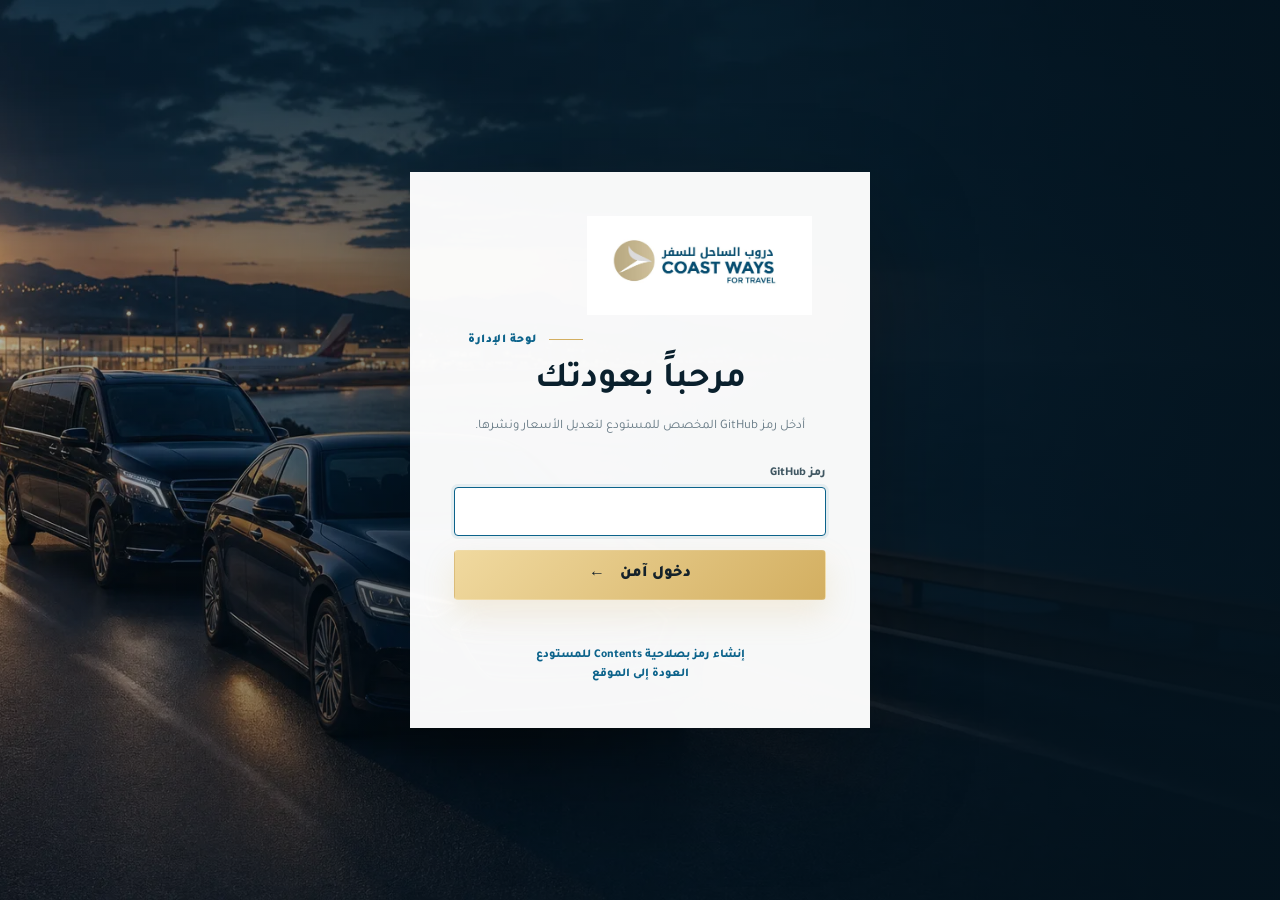
<file: manager/index.html>
<!doctype html>
<html lang="ar" dir="rtl">
  <head>
    <meta charset="UTF-8" />
    <meta name="viewport" content="width=device-width, initial-scale=1.0" />
    <title>إدارة دروب الساحل</title>
    <link rel="preconnect" href="https://fonts.googleapis.com" />
    <link rel="preconnect" href="https://fonts.gstatic.com" crossorigin />
    <link href="https://fonts.googleapis.com/css2?family=Tajawal:wght@400;500;700;800;900&display=swap" rel="stylesheet" />
    <link rel="stylesheet" href="../styles.css?v=20260823-3" />
    <script data-goatcounter="https://coastways.goatcounter.com/count" async src="../assets/count.js"></script>
  </head>
  <body class="admin-body">
    <section class="login-shell" id="login-view">
      <form class="login-card" id="login-form">
        <img src="../assets/logo.jpg" alt="دروب الساحل" />
        <span class="eyebrow">لوحة الإدارة</span>
        <h1>مرحباً بعودتك</h1>
        <p>أدخل رمز GitHub المخصص للمستودع لتعديل الأسعار ونشرها.</p>
        <label><span>رمز GitHub</span><input id="token" type="password" required autofocus autocomplete="off" /></label>
        <button class="primary-btn" type="submit">دخول آمن <span>←</span></button>
        <p class="error" id="login-error"></p>
        <a class="back-link" href="https://github.com/settings/personal-access-tokens/new" target="_blank">إنشاء رمز بصلاحية Contents للمستودع</a>
        <br /><a class="back-link" href="../">العودة إلى الموقع</a>
      </form>
    </section>

    <div class="admin-app hidden" id="admin-view">
      <aside class="admin-sidebar">
        <img src="../assets/logo.jpg" alt="دروب الساحل" />
        <nav>
          <button class="active">◈ إدارة الأسعار</button>
          <a href="../" target="_blank">↗ فتح الموقع</a>
        </nav>
        <button class="logout-btn" id="logout">تسجيل الخروج</button>
      </aside>
      <main class="admin-main">
        <header class="admin-header">
          <div><span>لوحة التحكم</span><h1>أسعار الرحلات</h1></div>
          <button class="primary-btn" id="add-price">+ إضافة سعر جديد</button>
        </header>
        <section class="stats-row">
          <article><small>عدد الأسعار</small><strong id="prices-count">0</strong></article>
          <article><small>المطارات</small><strong id="airports-count">0</strong></article>
          <article><small>أرقام واتساب</small><strong id="whatsapp-display">—</strong></article>
        </section>
        <section class="admin-panel">
          <div class="panel-top">
            <div><h2>قائمة الأسعار</h2><p>تحكم بالسعر حسب المسار والسيارة ومرحلة واحدة أو مرحلتين.</p></div>
            <input id="search" type="search" placeholder="بحث عن مطار أو مسار أو سيارة..." />
          </div>
          <div class="table-wrap">
            <table>
              <thead><tr><th>المطار</th><th>الوجهة / المعبر</th><th>المراحل</th><th>موديل السيارة</th><th>الركاب</th><th>السعر</th><th>الإجراء</th></tr></thead>
              <tbody id="prices-table"></tbody>
            </table>
          </div>
        </section>
        <section class="admin-panel settings-panel">
          <div><h2>رقما استقبال الحجوزات</h2><p>يمكن كتابة الرقم محلياً مثل 0936900205 أو مع رمز الدولة.</p></div>
          <form id="settings-form"><input id="whatsapp-input-1" inputmode="numeric" aria-label="رقم واتساب الأول" placeholder="رقم واتساب الأول" required /><input id="whatsapp-input-2" inputmode="numeric" aria-label="رقم واتساب الثاني" placeholder="رقم واتساب الثاني" required /><button class="dark-btn">حفظ الرقمين</button></form>
        </section>
      </main>
    </div>

    <dialog id="price-dialog">
      <form id="price-form">
        <div class="dialog-head"><div><small id="dialog-mode">سعر جديد</small><h2>تفاصيل الرحلة</h2></div><button type="button" id="close-dialog">×</button></div>
        <input id="price-id" type="hidden" />
        <div class="form-grid">
          <label><span>المطار</span><input id="edit-airport" required list="airports-list" /></label>
          <label><span>الوجهة / المعبر</span><input id="edit-destination" required list="destinations-list" /></label>
          <label><span>عدد المراحل</span><select id="edit-stages" required><option value="1">مرحلة واحدة — سيارة واحدة</option><option value="2">مرحلتان — سيارتان</option></select></label>
          <label><span>موديل / نوع السيارة</span><input id="edit-vehicle" required list="vehicles-list" /></label>
          <label><span>سعر السيارة بالدولار</span><input id="edit-price" type="number" min="1" step="0.01" required /></label>
          <label><span>الحد الأدنى للركاب</span><input id="edit-min" type="number" min="1" max="50" required /></label>
          <label><span>الحد الأعلى للركاب</span><input id="edit-max" type="number" min="1" max="50" required /></label>
        </div>
        <p class="direct-trip-note">حدد مرحلة واحدة لسيارة واحدة، أو مرحلتين عند تبديل السيارة في المعبر.</p>
        <button class="primary-btn full-btn" type="submit">حفظ السعر</button>
      </form>
    </dialog>
    <datalist id="airports-list"><option value="مطار اللاذقية"></option><option value="مطار دمشق"></option><option value="مطار حلب"></option><option value="مطار بيروت"></option></datalist>
    <datalist id="destinations-list">
      <option value="اللاذقية"></option><option value="جبلة"></option><option value="القرداحة"></option>
      <option value="الحفة"></option><option value="بانياس"></option><option value="طرطوس"></option>
      <option value="صافيتا"></option><option value="حمص"></option><option value="دمشق"></option><option value="حلب"></option>
      <option value="اللاذقية عبر معبر جوسيه"></option><option value="اللاذقية عبر معبر المصنع"></option>
      <option value="اللاذقية عبر معبر جسر قمار"></option><option value="طرطوس عبر معبر جوسيه"></option>
      <option value="طرطوس عبر معبر المصنع"></option><option value="طرطوس عبر معبر جسر قمار"></option>
    </datalist>
    <datalist id="vehicles-list"><option value="سوناتا"></option><option value="تكسي"></option><option value="أوبتيما"></option><option value="جيب توسان"></option><option value="فان"></option></datalist>
    <div class="toast" id="toast"></div>
    <script src="./admin.js?v=20260823-3"></script>
  </body>
</html>
</file>
<file: site.css>
:root {
  color-scheme: light;
  --navy-1000: #04111c;
  --navy-950: #071927;
  --navy-900: #0a2132;
  --navy-800: #10354b;
  --navy-700: #174a64;
  --gold-500: #b99f70;
  --gold-400: #d4c29e;
  --gold-300: #e5dac2;
  --ivory: #f8f6f0;
  --paper: #fff;
  --ink: #10202a;
  --muted: #65737b;
  --line: #dfe5e7;
  --line-dark: rgba(255, 255, 255, 0.14);
  --green: #168c5b;
  --green-dark: #0b7046;
  --danger: #b52f3c;
  --shadow-sm: 0 8px 24px rgba(7, 25, 39, 0.08);
  --shadow-md: 0 20px 60px rgba(7, 25, 39, 0.13);
  --shadow-dark: 0 24px 70px rgba(0, 0, 0, 0.26);
  --radius-sm: 16px;
  --radius-md: 20px;
  --radius-lg: 28px;
  --container: 1200px;
  --header-height: 78px;
  --transition: 220ms cubic-bezier(0.2, 0.8, 0.2, 1);
}

* {
  box-sizing: border-box;
}

html {
  scroll-behavior: smooth;
  scroll-padding-top: calc(var(--header-height) + 20px);
}

body {
  min-width: 280px;
  margin: 0;
  overflow-x: hidden;
  background: var(--ivory);
  color: var(--ink);
  font-family: "Noto Sans Arabic", system-ui, sans-serif;
  line-height: 1.65;
  -webkit-font-smoothing: antialiased;
}

button,
input,
textarea {
  font: inherit;
}

button,
a {
  -webkit-tap-highlight-color: transparent;
}

button {
  color: inherit;
}

a {
  color: inherit;
  text-decoration: none;
}

img,
svg {
  display: block;
  max-width: 100%;
}

[hidden] {
  display: none !important;
}

::selection {
  background: var(--gold-400);
  color: var(--navy-950);
}

:focus-visible {
  outline: 3px solid rgba(201, 164, 92, 0.55);
  outline-offset: 3px;
}

.container {
  width: min(calc(100% - 40px), var(--container));
  margin-inline: auto;
}

.section {
  padding-block: 108px;
}

.skip-link {
  position: fixed;
  inset-block-start: 10px;
  inset-inline-start: 10px;
  z-index: 1000;
  padding: 10px 16px;
  border-radius: 10px;
  background: var(--paper);
  color: var(--navy-950);
  transform: translateY(-150%);
  transition: transform var(--transition);
}

.skip-link:focus {
  transform: translateY(0);
}

.eyebrow {
  margin: 0 0 10px;
  color: var(--gold-400);
  font-size: 0.76rem;
  font-weight: 700;
}

.eyebrow--dark {
  color: #917131;
}

.button {
  display: inline-flex;
  min-height: 50px;
  align-items: center;
  justify-content: center;
  gap: 10px;
  padding: 12px 22px;
  border: 1px solid transparent;
  border-radius: var(--radius-sm);
  cursor: pointer;
  font-weight: 600;
  line-height: 1.2;
  text-align: center;
  transition:
    transform var(--transition),
    background var(--transition),
    border-color var(--transition),
    box-shadow var(--transition),
    color var(--transition);
}

.button:hover {
  transform: translateY(-1px);
}

.button:active {
  transform: translateY(0);
}

.button:disabled {
  cursor: not-allowed;
  opacity: 0.5;
  transform: none;
}

.button--gold {
  background: var(--gold-400);
  color: var(--navy-950);
  box-shadow: 0 10px 26px rgba(126, 103, 61, 0.16);
}

.button--gold:hover {
  background: var(--gold-300);
  box-shadow: 0 12px 28px rgba(126, 103, 61, 0.2);
}

.button--navy {
  background: #17384a;
  color: var(--paper);
}

.button--navy:hover {
  background: #21495d;
  box-shadow: var(--shadow-sm);
}

.button--glass {
  border-color: rgba(255, 255, 255, 0.28);
  background: rgba(255, 255, 255, 0.08);
  color: var(--paper);
  backdrop-filter: blur(10px);
}

.button--glass:hover {
  border-color: rgba(255, 255, 255, 0.55);
  background: rgba(255, 255, 255, 0.13);
}

.button--text {
  border-color: var(--line);
  background: transparent;
  color: var(--navy-800);
}

.button--text:hover {
  border-color: var(--navy-700);
  background: #f4f6f6;
}

.button--whatsapp {
  background: var(--green);
  color: var(--paper);
  box-shadow: 0 12px 30px rgba(22, 140, 91, 0.2);
}

.button--whatsapp:hover {
  background: var(--green-dark);
}

.button--whatsapp svg {
  width: 21px;
  fill: currentColor;
}

.button--sm {
  min-height: 42px;
  padding: 9px 16px;
  font-size: 0.9rem;
}

.button--full {
  width: 100%;
}

.brand {
  display: inline-flex;
  min-width: max-content;
  align-items: center;
  gap: 11px;
}

.brand img {
  flex: 0 0 auto;
}

.brand .brand-mark {
  width: 48px;
  height: 48px;
  border-radius: 50%;
  object-fit: contain;
}

.brand .brand-lockup {
  width: clamp(160px, 15vw, 194px);
  height: auto;
  object-fit: contain;
}

.brand .brand-lockup--footer {
  width: 248px;
  max-width: 100%;
}

.site-footer .brand {
  min-width: 0;
  max-width: 100%;
}

.brand-copy {
  display: grid;
  min-width: 116px;
  line-height: 1;
}

.brand-copy strong {
  color: var(--paper);
  font-size: 0.83rem;
  font-weight: 750;
  line-height: 1.25;
}

.brand-copy small {
  margin-top: 2px;
  color: var(--gold-300);
  font-size: 0.46rem;
  font-weight: 650;
  letter-spacing: 0.12em;
  text-align: left;
}

.brand-copy-en {
  margin-top: 3px;
  color: var(--paper);
  font-family: Arial, sans-serif;
  font-size: 0.91rem;
  font-weight: 800;
  letter-spacing: 0.025em;
  text-align: left;
}

.brand-copy--footer {
  min-width: 150px;
}

.brand-copy--footer strong {
  font-size: 1rem;
}

.brand-copy--footer .brand-copy-en {
  font-size: 1.12rem;
}

.brand-copy--footer small {
  font-size: 0.52rem;
}

.brand--dark {
  color: var(--paper);
}

.brand--light {
  color: var(--paper);
}

.brand--dark small,
.brand--light small {
  color: var(--gold-400);
}

.site-header {
  position: fixed;
  inset-block-start: 0;
  inset-inline: 0;
  z-index: 100;
  padding-top: env(safe-area-inset-top);
  border-bottom: 1px solid transparent;
  color: var(--paper);
  transition:
    background var(--transition),
    border-color var(--transition),
    box-shadow var(--transition);
}

.site-header.is-scrolled,
.site-header.is-open {
  border-color: var(--line-dark);
  background: rgba(4, 17, 28, 0.93);
  box-shadow: 0 12px 30px rgba(0, 0, 0, 0.12);
  backdrop-filter: blur(14px);
}

.booking-page .site-header {
  border-color: var(--line-dark);
  background: rgba(4, 17, 28, 0.96);
  box-shadow: 0 12px 30px rgba(0, 0, 0, 0.1);
  backdrop-filter: blur(14px);
}

.header-inner {
  min-height: var(--header-height);
  display: flex;
  align-items: center;
  justify-content: space-between;
  gap: 24px;
}

.desktop-nav {
  display: flex;
  align-items: center;
  gap: 25px;
  font-size: 0.9rem;
  font-weight: 500;
}

.desktop-nav a {
  position: relative;
  padding-block: 8px;
  color: rgba(255, 255, 255, 0.8);
  transition: color var(--transition);
}

.desktop-nav a::after {
  position: absolute;
  inset-inline: 50%;
  inset-block-end: 1px;
  height: 1px;
  background: var(--gold-400);
  content: "";
  transition: inset-inline var(--transition);
}

.desktop-nav a:hover {
  color: var(--paper);
}

.desktop-nav a:hover::after {
  inset-inline: 0;
}

.header-actions {
  display: flex;
  align-items: center;
  gap: 16px;
}

.header-contact {
  display: grid;
  line-height: 1.15;
  text-align: end;
}

.header-contact span {
  color: rgba(255, 255, 255, 0.62);
  font-size: 0.68rem;
}

.header-contact bdi {
  margin-top: 3px;
  font-size: 0.83rem;
  font-weight: 600;
}

.menu-toggle {
  display: none;
  width: 44px;
  height: 44px;
  border: 1px solid var(--line-dark);
  border-radius: 11px;
  background: rgba(255, 255, 255, 0.06);
  cursor: pointer;
}

.menu-toggle span {
  display: block;
  width: 20px;
  height: 2px;
  margin: 4px auto;
  background: currentColor;
  transition:
    transform var(--transition),
    opacity var(--transition);
}

.menu-toggle[aria-expanded="true"] span:first-child {
  transform: translateY(6px) rotate(45deg);
}

.menu-toggle[aria-expanded="true"] span:nth-child(2) {
  opacity: 0;
}

.menu-toggle[aria-expanded="true"] span:last-child {
  transform: translateY(-6px) rotate(-45deg);
}

.mobile-nav {
  border-top: 1px solid var(--line-dark);
  background: var(--navy-950);
}

.mobile-nav .container {
  display: grid;
  padding-block: 12px 22px;
}

.mobile-nav a {
  min-height: 45px;
  display: flex;
  align-items: center;
  border-bottom: 1px solid rgba(255, 255, 255, 0.08);
  color: rgba(255, 255, 255, 0.88);
  font-weight: 600;
}

.mobile-nav-contact {
  display: flex;
  gap: 10px;
  padding-top: 14px;
}

.mobile-nav-contact a {
  min-height: 40px;
  flex: 1;
  justify-content: center;
  border: 1px solid rgba(255, 255, 255, 0.12);
  border-radius: 10px;
  color: var(--gold-300);
  font-size: 0.82rem;
}

.hero {
  position: relative;
  min-height: 720px;
  display: flex;
  align-items: center;
  overflow: hidden;
  padding-block: calc(var(--header-height) + 72px) 112px;
  background: var(--navy-1000);
  color: var(--paper);
}

.hero-media {
  position: absolute;
  inset: 0;
}

.hero-media::before {
  position: absolute;
  z-index: 2;
  inset: 0;
  background:
    linear-gradient(90deg, rgba(4, 17, 28, 0.35), rgba(4, 17, 28, 0.93) 72%),
    linear-gradient(0deg, rgba(4, 17, 28, 0.83), transparent 48%);
  content: "";
}

.hero-slide {
  position: absolute;
  inset: 0;
  opacity: 0;
  transform: scale(1.025);
  transition:
    opacity 900ms ease,
    transform 6s ease;
}

.hero-slide.is-active {
  opacity: 1;
  transform: scale(1);
}

.hero-media .hero-road {
  width: 100%;
  height: 100%;
  object-fit: cover;
  object-position: center;
}

.hero-scene {
  width: 100%;
  height: 100%;
  object-fit: cover;
  object-position: center;
}

.hero-car-stage {
  position: absolute;
  z-index: 1;
  inset-inline-start: clamp(-120px, -5vw, -30px);
  inset-block-end: clamp(20px, 5vw, 74px);
  width: min(57vw, 780px);
  pointer-events: none;
  animation: hero-car-arrival 1.1s cubic-bezier(0.2, 0.72, 0.2, 1) both;
  filter: drop-shadow(0 28px 35px rgba(0, 0, 0, 0.32));
  transform-origin: 35% 100%;
}

.hero-car-stage .hero-car {
  position: relative;
  z-index: 1;
  width: 100%;
  height: auto;
  animation: hero-car-idle 5.5s ease-in-out 1.1s infinite alternate;
}

.hero-car-shadow {
  position: absolute;
  inset-inline: 13% 7%;
  inset-block-end: -1%;
  height: 19%;
  border-radius: 50%;
  background: rgba(0, 0, 0, 0.48);
  filter: blur(17px);
  transform: perspective(500px) rotateX(68deg);
}

@keyframes hero-car-arrival {
  from {
    opacity: 0;
    transform: perspective(900px) translate3d(-18%, 9%, -260px) scale(0.72);
  }

  to {
    opacity: 1;
    transform: perspective(900px) translate3d(0, 0, 0) scale(1);
  }
}

@keyframes hero-car-idle {
  from {
    transform: translate3d(0, 0, 0) rotate(-0.15deg);
  }

  to {
    transform: translate3d(0, -5px, 0) rotate(0.15deg);
  }
}

.hero-grid {
  position: relative;
  z-index: 3;
  display: grid;
  grid-template-columns: minmax(0, 650px);
  align-items: center;
}

.hero-copy {
  max-width: 650px;
}

.hero h1 {
  margin: 0;
  font-size: clamp(3rem, 5.4vw, 5.4rem);
  font-weight: 600;
  line-height: 1.1;
}

.hero h1 span {
  color: var(--gold-300);
}

.hero-lead {
  max-width: 530px;
  margin: 24px 0 0;
  color: rgba(255, 255, 255, 0.76);
  font-size: clamp(1.05rem, 1.8vw, 1.25rem);
}

.hero-actions {
  display: flex;
  flex-wrap: wrap;
  gap: 12px;
  margin-top: 34px;
}

.trust-strip {
  display: flex;
  flex-wrap: wrap;
  gap: 10px 22px;
  margin: 38px 0 0;
  padding: 22px 0 0;
  border-top: 1px solid rgba(255, 255, 255, 0.15);
  list-style: none;
  color: rgba(255, 255, 255, 0.73);
  font-size: 0.81rem;
}

.trust-strip li {
  display: flex;
  align-items: center;
  gap: 7px;
}

.trust-strip span {
  color: var(--gold-300);
  font-weight: 700;
}

.hero-slider-controls {
  position: absolute;
  z-index: 5;
  inset-inline: 0;
  inset-block-end: 24px;
  display: flex;
  inline-size: max-content;
  max-inline-size: calc(100% - 32px);
  gap: 4px;
  margin-inline: auto;
  padding: 5px;
  border: 1px solid rgba(255, 255, 255, 0.14);
  border-radius: 18px;
  background: rgba(7, 25, 39, 0.62);
  backdrop-filter: blur(12px);
}

.hero-slider-controls button {
  min-width: 64px;
  min-height: 36px;
  padding: 7px 14px;
  border: 0;
  border-radius: 13px;
  background: transparent;
  color: rgba(255, 255, 255, 0.7);
  cursor: pointer;
  font-size: 0.76rem;
  font-weight: 500;
  transition:
    background var(--transition),
    color var(--transition);
}

.hero-slider-controls button:hover {
  color: var(--paper);
}

.hero-slider-controls button.is-active {
  background: var(--gold-400);
  color: var(--navy-950);
}

.home-page .booking-section,
.home-page .location-dialog {
  display: none;
}

.booking-page main > :not(.booking-section) {
  display: none;
}

.booking-page .booking-section {
  min-height: 100vh;
  padding-block-start: calc(var(--header-height) + 64px);
  background:
    radial-gradient(
      circle at 82% 8%,
      rgba(212, 194, 158, 0.2),
      transparent 30%
    ),
    var(--ivory);
}

.booking-page .booking-heading {
  margin-bottom: 36px;
}

.hero-quick-book {
  padding: 28px;
  border: 1px solid rgba(255, 255, 255, 0.14);
  border-radius: var(--radius-lg);
  background: rgba(7, 25, 39, 0.76);
  box-shadow: var(--shadow-dark);
  backdrop-filter: blur(18px);
}

.hero-quick-book h2 {
  margin: 0 0 22px;
  font-size: 1.45rem;
  font-weight: 600;
}

.quick-route-field {
  width: 100%;
  min-height: 70px;
  display: grid;
  grid-template-columns: 42px 1fr auto;
  align-items: center;
  gap: 12px;
  margin-bottom: 10px;
  padding: 12px 14px;
  border: 1px solid rgba(255, 255, 255, 0.13);
  border-radius: var(--radius-sm);
  background: rgba(255, 255, 255, 0.07);
  color: var(--paper);
  cursor: pointer;
  text-align: start;
  transition:
    border-color var(--transition),
    background var(--transition);
}

.quick-route-field:hover {
  border-color: rgba(221, 193, 127, 0.6);
  background: rgba(255, 255, 255, 0.1);
}

.quick-route-field small {
  display: block;
  margin-bottom: 4px;
  color: rgba(255, 255, 255, 0.55);
  font-size: 0.72rem;
}

.quick-route-field strong {
  display: block;
  overflow: hidden;
  font-size: 0.92rem;
  font-weight: 600;
  text-overflow: ellipsis;
  white-space: nowrap;
}

.field-icon {
  width: 38px;
  height: 38px;
  display: grid;
  place-items: center;
  border-radius: 10px;
  background: rgba(221, 193, 127, 0.13);
  color: var(--gold-300);
}

.hero-quick-book .button {
  margin-top: 12px;
}

.quick-note {
  margin: 13px 0 0;
  color: rgba(255, 255, 255, 0.55);
  font-size: 0.74rem;
  text-align: center;
}

.booking-section {
  background:
    radial-gradient(
      circle at 20% 10%,
      rgba(201, 164, 92, 0.08),
      transparent 28%
    ),
    var(--ivory);
}

.booking-heading,
.section-heading {
  display: grid;
  grid-template-columns: 1.25fr 0.75fr;
  align-items: end;
  gap: 60px;
  margin-bottom: 44px;
}

.booking-heading h2,
.section-heading h2,
.trust-copy h2 {
  margin: 0;
  font-size: clamp(2rem, 4vw, 3.5rem);
  font-weight: 600;
  line-height: 1.22;
}

.booking-heading > p,
.section-heading > p {
  margin: 0;
  color: var(--muted);
}

.booking-shell {
  overflow: hidden;
  border: 1px solid var(--line);
  border-radius: var(--radius-lg);
  background: var(--paper);
  box-shadow: var(--shadow-md);
}

.catalog-status {
  min-height: 52px;
  display: flex;
  align-items: center;
  justify-content: center;
  gap: 10px;
  padding: 12px 20px;
  background: #f4f1e9;
  color: #725a2c;
  font-size: 0.85rem;
  font-weight: 600;
}

.catalog-status.is-ready {
  background: #eef7f2;
  color: #176b49;
}

.catalog-status.is-error {
  background: #fff2f3;
  color: var(--danger);
}

.spinner {
  width: 17px;
  height: 17px;
  border: 2px solid currentColor;
  border-inline-start-color: transparent;
  border-radius: 50%;
  animation: spin 700ms linear infinite;
}

@keyframes spin {
  to {
    transform: rotate(1turn);
  }
}

.booking-progress {
  position: relative;
  display: grid;
  grid-template-columns: repeat(5, 1fr);
  margin: 0;
  padding: 24px 44px;
  border-bottom: 1px solid var(--line);
  background: #fbfcfc;
  list-style: none;
}

.booking-progress::before {
  position: absolute;
  inset-block-start: 41px;
  inset-inline: calc(10% + 44px);
  height: 1px;
  background: var(--line);
  content: "";
}

.booking-progress li {
  position: relative;
  z-index: 1;
  display: grid;
  justify-items: center;
  gap: 6px;
  color: #99a3a8;
  font-size: 0.75rem;
}

.booking-progress span {
  width: 34px;
  height: 34px;
  display: grid;
  place-items: center;
  border: 1px solid var(--line);
  border-radius: 50%;
  background: var(--paper);
  font-size: 0.76rem;
  font-weight: 700;
  transition:
    background var(--transition),
    color var(--transition),
    border-color var(--transition);
}

.booking-progress li.is-active,
.booking-progress li.is-complete {
  color: var(--navy-900);
}

.booking-progress li.is-active span {
  border-color: var(--gold-500);
  background: var(--gold-400);
  color: var(--navy-950);
  box-shadow: 0 0 0 5px rgba(201, 164, 92, 0.13);
}

.booking-progress li.is-complete span {
  border-color: var(--navy-800);
  background: var(--navy-800);
  color: var(--paper);
}

.booking-content {
  display: grid;
  grid-template-columns: minmax(0, 1fr) 310px;
}

#booking-form {
  min-width: 0;
}

.booking-step {
  min-height: 620px;
  padding: 44px;
  animation: step-in 300ms ease both;
}

@keyframes step-in {
  from {
    opacity: 0;
    transform: translateX(12px);
  }
}

.step-heading {
  display: flex;
  align-items: flex-start;
  gap: 15px;
  margin-bottom: 30px;
}

.step-heading > span {
  color: var(--gold-500);
  font-size: 0.73rem;
  font-weight: 700;
  letter-spacing: 0.1em;
}

.step-heading h3 {
  margin: 0;
  font-size: clamp(1.55rem, 3vw, 2rem);
  font-weight: 600;
  line-height: 1.2;
}

.step-heading p {
  margin: 6px 0 0;
  color: var(--muted);
  font-size: 0.91rem;
}

.route-selector {
  position: relative;
  display: grid;
  gap: 12px;
}

.location-field {
  width: 100%;
  min-height: 88px;
  display: grid;
  grid-template-columns: 48px minmax(0, 1fr) auto;
  align-items: center;
  gap: 14px;
  padding: 15px 18px;
  border: 1px solid var(--line);
  border-radius: var(--radius-sm);
  background: var(--paper);
  cursor: pointer;
  text-align: start;
  transition:
    border-color var(--transition),
    box-shadow var(--transition),
    transform var(--transition);
}

.location-field:hover {
  border-color: #b5c1c6;
  box-shadow: var(--shadow-sm);
  transform: translateY(-1px);
}

.location-field small {
  display: block;
  margin-bottom: 5px;
  color: var(--muted);
  font-size: 0.75rem;
}

.location-field strong {
  display: block;
  overflow: hidden;
  color: var(--navy-900);
  font-size: 1rem;
  font-weight: 600;
  text-overflow: ellipsis;
  white-space: nowrap;
}

.location-field.has-value {
  border-color: rgba(201, 164, 92, 0.7);
  background: #fffdf8;
}

.location-field .field-icon {
  background: #f5f2e9;
  color: #8d6e30;
}

.field-arrow {
  color: #89969d;
}

.swap-route {
  position: absolute;
  z-index: 2;
  inset-block-start: calc(50% - 20px);
  inset-inline-end: 28px;
  width: 40px;
  height: 40px;
  border: 4px solid var(--paper);
  border-radius: 50%;
  background: var(--navy-900);
  color: var(--paper);
  cursor: pointer;
  transition:
    transform var(--transition),
    background var(--transition);
}

.swap-route:hover {
  background: var(--gold-500);
  color: var(--navy-950);
  transform: rotate(180deg);
}

.route-stage {
  margin-top: 24px;
}

.route-stage fieldset,
.recipient-picker {
  margin: 0;
  padding: 0;
  border: 0;
}

.route-stage legend,
.recipient-picker legend {
  margin-bottom: 11px;
  font-size: 0.84rem;
  font-weight: 600;
}

.route-stage fieldset {
  display: grid;
  grid-template-columns: 1fr 1fr;
  gap: 10px;
}

.choice-card {
  position: relative;
  display: flex;
  min-height: 72px;
  align-items: center;
  gap: 11px;
  padding: 12px 14px;
  border: 1px solid var(--line);
  border-radius: var(--radius-sm);
  cursor: pointer;
  transition:
    border-color var(--transition),
    background var(--transition);
}

.choice-card:has(input:checked) {
  border-color: var(--gold-500);
  background: #fffaf0;
}

.choice-card input {
  width: 17px;
  height: 17px;
  accent-color: var(--navy-900);
}

.choice-card strong,
.choice-card small {
  display: block;
}

.choice-card strong {
  font-size: 0.88rem;
}

.choice-card small {
  margin-top: 3px;
  color: var(--muted);
  font-size: 0.71rem;
}

.step-actions {
  min-height: 52px;
  display: flex;
  align-items: center;
  justify-content: space-between;
  gap: 12px;
  margin-top: 34px;
}

.inline-error {
  min-height: 22px;
  margin-top: 12px;
  color: var(--danger);
  font-size: 0.82rem;
  font-weight: 600;
}

.schedule-grid {
  display: grid;
  grid-template-columns: 1.25fr 0.75fr;
  gap: 16px;
}

.field-group,
.premium-input,
.phone-field {
  display: grid;
  align-content: start;
  gap: 8px;
}

.field-label,
.premium-input > span,
.phone-field > span {
  color: #344851;
  font-size: 0.8rem;
  font-weight: 600;
}

.date-shortcuts {
  display: grid;
  grid-template-columns: 1fr 1fr 1.4fr;
  gap: 8px;
}

.date-shortcuts button,
.date-shortcuts label {
  min-height: 54px;
  display: grid;
  place-items: center;
  margin: 0;
  padding: 8px;
  border: 1px solid var(--line);
  border-radius: 10px;
  background: var(--paper);
  cursor: pointer;
  font-size: 0.8rem;
  font-weight: 600;
  transition:
    border-color var(--transition),
    background var(--transition);
}

.date-shortcuts button:hover,
.date-shortcuts button.is-selected,
.date-shortcuts label:focus-within,
.date-shortcuts label.is-selected {
  border-color: var(--gold-500);
  background: #fffaf0;
}

.date-shortcuts input {
  position: absolute;
  width: 1px;
  height: 1px;
  opacity: 0;
  pointer-events: none;
}

.premium-input input,
.premium-input textarea,
.phone-field > div > input {
  width: 100%;
  min-height: 54px;
  padding: 13px 15px;
  border: 1px solid var(--line);
  border-radius: 10px;
  background: var(--paper);
  color: var(--ink);
  outline: 0;
  transition:
    border-color var(--transition),
    box-shadow var(--transition);
}

.premium-input textarea {
  min-height: 105px;
  resize: vertical;
}

.premium-input input:focus,
.premium-input textarea:focus,
.phone-field > div > input:focus {
  border-color: var(--gold-500);
  box-shadow: 0 0 0 4px rgba(201, 164, 92, 0.12);
}

.premium-input em {
  color: var(--muted);
  font-size: 0.68rem;
  font-style: normal;
  font-weight: 400;
}

.flight-field {
  margin-top: 22px;
  padding: 18px;
  border: 1px solid #dfe7ed;
  border-radius: var(--radius-sm);
  background: #f6f9fb;
}

.flight-field p {
  margin: 10px 0 0;
  color: var(--muted);
  font-size: 0.78rem;
}

.flight-status {
  display: inline-flex;
  margin-top: 8px;
  color: #6f7c82;
  font-size: 0.7rem;
}

.counter-grid {
  display: grid;
  grid-template-columns: 1fr 1fr;
  gap: 12px;
  margin-top: 22px;
}

.counter-control {
  min-height: 84px;
  display: flex;
  align-items: center;
  justify-content: space-between;
  gap: 15px;
  padding: 14px 16px;
  border: 1px solid var(--line);
  border-radius: var(--radius-sm);
}

.counter-control strong,
.counter-control small {
  display: block;
}

.counter-control strong {
  font-size: 0.88rem;
}

.counter-control small {
  margin-top: 4px;
  color: var(--muted);
  font-size: 0.68rem;
}

.stepper {
  display: grid;
  grid-template-columns: 36px 38px 36px;
  align-items: center;
}

.stepper button {
  width: 36px;
  height: 36px;
  border: 1px solid var(--line);
  border-radius: 9px;
  background: #f6f8f8;
  cursor: pointer;
  font-size: 1.15rem;
  transition:
    background var(--transition),
    border-color var(--transition);
}

.stepper button:hover {
  border-color: var(--navy-700);
  background: var(--navy-900);
  color: var(--paper);
}

.stepper output {
  font-weight: 700;
  text-align: center;
}

.vehicle-list {
  display: grid;
  gap: 12px;
}

.vehicle-card {
  position: relative;
  display: grid;
  grid-template-columns: 150px minmax(0, 1fr) auto;
  align-items: center;
  gap: 18px;
  min-height: 150px;
  padding: 16px;
  border: 1px solid var(--line);
  border-radius: var(--radius-md);
  background: var(--paper);
  cursor: pointer;
  text-align: start;
  transition:
    border-color var(--transition),
    transform var(--transition),
    box-shadow var(--transition);
}

.vehicle-card:hover:not(:disabled) {
  border-color: #b7c2c6;
  box-shadow: var(--shadow-sm);
  transform: translateY(-2px);
}

.vehicle-card.is-selected {
  border-color: var(--gold-500);
  background: #fffdf8;
  box-shadow: 0 0 0 3px rgba(201, 164, 92, 0.12);
}

.vehicle-card:disabled {
  cursor: not-allowed;
  opacity: 0.55;
}

.vehicle-image {
  height: 116px;
  overflow: hidden;
  border-radius: 13px;
  background: linear-gradient(145deg, #eef1f2, #dce2e4);
}

.vehicle-image img {
  width: 100%;
  height: 100%;
  object-fit: contain;
}

.vehicle-card[data-vehicle="فان"] .vehicle-image img {
  object-fit: cover;
  object-position: 25% center;
}

.vehicle-class {
  color: #987637;
  font-size: 0.67rem;
  font-weight: 700;
  letter-spacing: 0.12em;
  text-transform: uppercase;
}

.vehicle-card h4 {
  margin: 3px 0;
  font-size: 1.16rem;
}

.vehicle-card p {
  margin: 0;
  color: var(--muted);
  font-size: 0.76rem;
}

.vehicle-meta {
  display: flex;
  flex-wrap: wrap;
  gap: 7px;
  margin-top: 12px;
}

.vehicle-meta span {
  display: inline-flex;
  align-items: center;
  gap: 5px;
  padding: 5px 8px;
  border-radius: 8px;
  background: #f3f5f5;
  color: #526169;
  font-size: 0.67rem;
}

.vehicle-offer {
  min-width: 126px;
  text-align: end;
}

.vehicle-offer small,
.vehicle-offer strong {
  display: block;
}

.vehicle-offer small {
  color: var(--muted);
  font-size: 0.67rem;
}

.vehicle-offer strong {
  margin-top: 3px;
  color: var(--navy-900);
  font-size: 1.25rem;
}

.vehicle-card.is-selected .vehicle-offer::after {
  display: inline-flex;
  margin-top: 8px;
  padding: 4px 8px;
  border-radius: 7px;
  background: var(--navy-900);
  color: var(--paper);
  content: "تم الاختيار";
  font-size: 0.65rem;
  font-weight: 700;
}

.empty-vehicles {
  padding: 34px 20px;
  border: 1px dashed #c7d0d3;
  border-radius: var(--radius-md);
  color: var(--muted);
  text-align: center;
}

.empty-vehicles strong {
  display: block;
  margin-bottom: 5px;
  color: var(--ink);
}

.details-grid {
  display: grid;
  grid-template-columns: 1fr 1fr;
  gap: 18px 14px;
}

.premium-input--wide {
  grid-column: 1 / -1;
}

.field-error {
  min-height: 17px;
  color: var(--danger);
  font-size: 0.7rem;
}

.premium-input.is-invalid input,
.phone-field.is-invalid input {
  border-color: var(--danger);
  background: #fffafb;
}

.phone-field {
  position: relative;
}

.phone-field > div:first-of-type {
  display: grid;
  grid-template-columns: 112px 1fr;
}

.phone-field > div > input {
  border-start-start-radius: 0;
  border-end-start-radius: 0;
}

.country-code {
  min-height: 54px;
  display: flex;
  align-items: center;
  justify-content: center;
  gap: 6px;
  padding: 10px;
  border: 1px solid var(--line);
  border-inline-end: 0;
  border-start-start-radius: 10px;
  border-end-start-radius: 10px;
  background: #f7f8f8;
  cursor: pointer;
}

.country-menu {
  position: absolute;
  z-index: 10;
  inset-block-start: 83px;
  inset-inline-start: 0;
  min-width: 220px;
  padding: 7px;
  border: 1px solid var(--line);
  border-radius: 12px;
  background: var(--paper);
  box-shadow: var(--shadow-md);
}

.country-menu button {
  width: 100%;
  display: flex;
  align-items: center;
  justify-content: space-between;
  gap: 10px;
  padding: 10px;
  border: 0;
  border-radius: 8px;
  background: transparent;
  cursor: pointer;
}

.country-menu button:hover {
  background: #f3f5f5;
}

.review-layout {
  display: grid;
  gap: 18px;
}

.review-route {
  display: grid;
  padding: 20px;
  border-radius: var(--radius-md);
  background: var(--navy-950);
  color: var(--paper);
}

.review-route > div {
  display: grid;
  grid-template-columns: 38px auto;
  column-gap: 12px;
  align-items: center;
}

.review-route small {
  color: rgba(255, 255, 255, 0.55);
  font-size: 0.68rem;
}

.review-route strong {
  grid-column: 2;
  font-size: 0.94rem;
}

.route-dot {
  width: 34px;
  height: 34px;
  grid-row: 1 / 3;
  display: grid;
  place-items: center;
  border: 1px solid rgba(255, 255, 255, 0.16);
  border-radius: 50%;
  color: var(--gold-300);
}

.route-line {
  width: 1px;
  height: 20px;
  margin: 4px 17px;
  background: rgba(255, 255, 255, 0.18);
}

.review-list {
  display: grid;
  grid-template-columns: 1fr 1fr;
  gap: 0 20px;
  margin: 0;
}

.review-list div {
  display: flex;
  align-items: center;
  justify-content: space-between;
  gap: 12px;
  padding-block: 11px;
  border-bottom: 1px solid var(--line);
}

.review-list dt {
  color: var(--muted);
  font-size: 0.76rem;
}

.review-list dd {
  margin: 0;
  font-size: 0.8rem;
  font-weight: 600;
  text-align: end;
}

.review-price {
  display: flex;
  flex-wrap: wrap;
  align-items: baseline;
  justify-content: space-between;
  gap: 3px 16px;
  padding: 18px 20px;
  border: 1px solid rgba(201, 164, 92, 0.45);
  border-radius: var(--radius-sm);
  background: #fffaf0;
}

.review-price span {
  font-size: 0.82rem;
  font-weight: 600;
}

.review-price strong {
  color: var(--navy-900);
  font-size: 1.25rem;
}

.review-price small {
  width: 100%;
  color: var(--muted);
  font-size: 0.69rem;
}

.hold-preview-note {
  display: grid;
  gap: 3px;
  margin-top: 18px;
  padding: 14px 16px;
  border-inline-start: 3px solid var(--gold-500);
  background: #f7f5ef;
}

.hold-preview-note strong {
  color: var(--navy-900);
  font-size: 0.82rem;
}

.hold-preview-note span {
  color: var(--muted);
  font-size: 0.72rem;
}

.hold-ticket-panel {
  outline: none;
}

.hold-ticket {
  position: relative;
  overflow: hidden;
  border: 1px solid #cbd5d8;
  border-radius: 20px;
  background:
    linear-gradient(135deg, rgba(201, 164, 92, 0.08), transparent 28%), #fff;
  box-shadow: 0 24px 60px rgba(4, 17, 28, 0.14);
}

.hold-ticket::before {
  position: absolute;
  inset-block: 0;
  inset-inline-start: 0;
  width: 7px;
  background: var(--gold-500);
  content: "";
}

.hold-ticket-header {
  display: flex;
  align-items: center;
  justify-content: space-between;
  gap: 22px;
  padding: 24px 28px 20px;
  border-bottom: 1px solid var(--line);
}

.hold-ticket-header img {
  width: min(248px, 56%);
  height: auto;
}

.hold-status {
  min-width: 112px;
  display: grid;
  justify-items: center;
  padding: 10px 18px;
  border: 1px solid rgba(201, 164, 92, 0.65);
  border-radius: 10px;
  background: var(--navy-950);
  color: var(--paper);
}

.hold-status span {
  color: var(--gold-300);
  font-size: 1.35rem;
  font-weight: 700;
  letter-spacing: 0.16em;
  line-height: 1;
}

.hold-status small {
  margin-top: 5px;
  color: rgba(255, 255, 255, 0.72);
  font-size: 0.67rem;
}

.hold-ticket-title {
  display: flex;
  align-items: end;
  justify-content: space-between;
  gap: 25px;
  padding: 22px 28px;
}

.hold-ticket-title p {
  margin: 0 0 2px;
  color: #987637;
  font-size: 0.72rem;
  font-weight: 700;
}

.hold-ticket-title h3 {
  margin: 0;
  color: var(--navy-950);
  font-size: 1.4rem;
}

.hold-ticket-title dl {
  min-width: 190px;
  margin: 0;
}

.hold-ticket-title dl div {
  display: flex;
  justify-content: space-between;
  gap: 14px;
  padding-block: 5px;
}

.hold-ticket-title dt {
  color: var(--muted);
  font-size: 0.67rem;
}

.hold-ticket-title dd {
  margin: 0;
  color: var(--navy-900);
  font-size: 0.72rem;
  font-weight: 700;
}

.hold-ticket-route {
  display: grid;
  grid-template-columns: 1fr auto 1fr;
  align-items: center;
  gap: 18px;
  margin-inline: 28px;
  padding: 19px 22px;
  border-radius: 13px;
  background: var(--navy-950);
  color: var(--paper);
}

.hold-ticket-route div {
  display: grid;
  gap: 2px;
}

.hold-ticket-route div:last-child {
  text-align: end;
}

.hold-ticket-route small {
  color: rgba(255, 255, 255, 0.55);
  font-size: 0.65rem;
}

.hold-ticket-route strong {
  font-size: 0.9rem;
}

.hold-ticket-route > span {
  color: var(--gold-300);
  font-size: 1.1rem;
}

.hold-ticket-details {
  display: grid;
  grid-template-columns: repeat(3, 1fr);
  margin: 20px 28px;
  border-block-start: 1px solid var(--line);
  border-inline-start: 1px solid var(--line);
}

.hold-ticket-details div {
  min-width: 0;
  padding: 12px 14px;
  border-block-end: 1px solid var(--line);
  border-inline-end: 1px solid var(--line);
}

.hold-ticket-details dt {
  color: var(--muted);
  font-size: 0.65rem;
}

.hold-ticket-details dd {
  overflow-wrap: anywhere;
  margin: 4px 0 0;
  color: var(--navy-950);
  font-size: 0.76rem;
  font-weight: 700;
}

.hold-deadline {
  display: grid;
  grid-template-columns: 160px 1fr;
  align-items: stretch;
  margin: 0 28px 20px;
  border: 1px solid rgba(201, 164, 92, 0.55);
  border-radius: 14px;
  background: #fffbf2;
}

.hold-limit {
  display: grid;
  align-content: center;
  padding: 17px 20px;
  border-inline-end: 1px solid rgba(201, 164, 92, 0.4);
  background: rgba(201, 164, 92, 0.12);
}

.hold-limit span {
  color: #745924;
  font-size: 0.7rem;
}

.hold-limit strong {
  color: var(--navy-950);
  font-size: 1.35rem;
}

.hold-limit small {
  margin-top: 3px;
  color: var(--muted);
  font-size: 0.55rem;
  font-weight: 600;
  letter-spacing: 0.06em;
}

.hold-deadline dl {
  display: grid;
  grid-template-columns: 1fr 1fr;
  align-items: center;
  margin: 0;
}

.hold-deadline dl div {
  padding: 14px 18px;
}

.hold-deadline dt {
  color: var(--muted);
  font-size: 0.65rem;
}

.hold-deadline dd {
  margin: 4px 0 0;
  color: var(--navy-950);
  font-size: 0.73rem;
  font-weight: 700;
}

.hold-notice {
  margin: 0 28px 20px;
  padding: 16px 18px;
  border-inline-start: 4px solid #c1783c;
  background: #fff5ec;
}

.hold-notice strong {
  color: #7f3e1f;
  font-size: 0.8rem;
}

.hold-notice p {
  margin: 5px 0 0;
  color: #624637;
  font-size: 0.7rem;
  line-height: 1.9;
}

.hold-ticket-footer {
  display: flex;
  align-items: center;
  justify-content: space-between;
  gap: 18px;
  padding: 15px 28px 18px;
  border-top: 1px solid var(--line);
  background: #f6f8f8;
  color: var(--muted);
  font-size: 0.68rem;
}

.hold-ticket-footer div {
  display: flex;
  gap: 16px;
  color: var(--navy-950);
  font-weight: 700;
}

.hold-ticket-utilities {
  display: flex;
  justify-content: flex-end;
  gap: 12px;
  margin-top: 20px;
}

.hold-share-guide {
  margin-top: 20px;
  padding: 22px;
  border: 1px solid rgba(14, 104, 70, 0.22);
  border-radius: 18px;
  background:
    linear-gradient(135deg, rgba(33, 164, 101, 0.08), transparent 45%), #f7fbf9;
  box-shadow: 0 18px 45px rgba(8, 54, 38, 0.08);
}

.hold-share-header {
  display: grid;
  grid-template-columns: auto minmax(0, 1fr) auto;
  align-items: center;
  gap: 15px;
}

.hold-share-icon {
  display: grid;
  width: 48px;
  height: 48px;
  place-items: center;
  border-radius: 14px;
  background: #168c5b;
  color: #fff;
  box-shadow: 0 10px 24px rgba(22, 140, 91, 0.2);
}

.hold-share-icon svg,
.hold-office-button-icon svg {
  width: 25px;
  height: 25px;
  fill: currentColor;
}

.hold-share-kicker {
  display: block;
  margin-bottom: 3px;
  color: #168c5b;
  font-size: 0.67rem;
  font-weight: 700;
}

.hold-share-header strong {
  display: block;
  color: var(--navy-950);
  font-size: 1rem;
}

.hold-share-header p {
  margin: 5px 0 0;
  color: #476157;
  font-size: 0.76rem;
}

.hold-share-required {
  padding: 7px 10px;
  border: 1px solid rgba(22, 140, 91, 0.22);
  border-radius: 999px;
  background: #fff;
  color: #126d48;
  font-size: 0.65rem;
  font-weight: 700;
  white-space: nowrap;
}

.hold-share-steps {
  display: grid;
  grid-template-columns: repeat(3, 1fr);
  gap: 8px;
  margin: 18px 0 14px;
  padding: 0;
  list-style: none;
}

.hold-share-steps li {
  display: flex;
  min-width: 0;
  align-items: center;
  gap: 8px;
  color: #476157;
  font-size: 0.68rem;
  font-weight: 650;
}

.hold-share-steps span {
  display: grid;
  flex: 0 0 24px;
  width: 24px;
  height: 24px;
  place-items: center;
  border-radius: 50%;
  background: rgba(22, 140, 91, 0.12);
  color: #126d48;
  font-size: 0.65rem;
}

.hold-office-options {
  display: grid;
  grid-template-columns: 1fr 1fr;
  gap: 10px;
}

.hold-office-button {
  display: grid;
  grid-template-columns: auto minmax(0, 1fr) auto;
  align-items: center;
  gap: 11px;
  min-height: 66px;
  padding: 11px 13px;
  border: 1px solid rgba(22, 140, 91, 0.24);
  border-radius: 13px;
  background: #fff;
  color: var(--navy-950);
  font-family: inherit;
  text-align: start;
  cursor: pointer;
  transition:
    border-color var(--transition),
    box-shadow var(--transition),
    transform var(--transition);
}

.hold-office-button:hover {
  border-color: #168c5b;
  box-shadow: 0 10px 24px rgba(8, 54, 38, 0.1);
  transform: translateY(-1px);
}

.hold-office-button:disabled {
  cursor: wait;
  opacity: 0.65;
  transform: none;
}

.hold-office-button-icon {
  display: grid;
  width: 38px;
  height: 38px;
  place-items: center;
  border-radius: 11px;
  background: #e8f7ef;
  color: #168c5b;
}

.hold-office-button small {
  display: block;
  margin-bottom: 2px;
  color: var(--muted);
  font-size: 0.62rem;
}

.hold-office-button bdi {
  display: block;
  color: var(--navy-950);
  font-size: 0.82rem;
  font-weight: 750;
}

.hold-office-button-arrow {
  color: #168c5b;
  font-size: 1rem;
  transition: transform var(--transition);
}

.hold-office-button:hover .hold-office-button-arrow {
  transform: translateX(-3px);
}

.hold-share-status {
  display: flex;
  align-items: center;
  gap: 8px;
  margin: 12px 0 0;
  padding-top: 12px;
  border-top: 1px solid rgba(22, 140, 91, 0.16);
  color: var(--green-dark) !important;
  font-size: 0.68rem;
  font-weight: 650;
}

.hold-share-status::before {
  width: 7px;
  height: 7px;
  border-radius: 50%;
  background: #168c5b;
  box-shadow: 0 0 0 4px rgba(22, 140, 91, 0.1);
  content: "";
}

.hold-share-status[data-status="loading"]::before {
  animation: share-status-pulse 1.2s ease-in-out infinite;
}

.hold-share-status[data-status="error"] {
  color: #9a4b2a !important;
}

.hold-share-status[data-status="error"]::before {
  background: #b75d35;
  box-shadow: 0 0 0 4px rgba(183, 93, 53, 0.1);
}

@keyframes share-status-pulse {
  50% {
    opacity: 0.45;
    transform: scale(0.72);
  }
}

.pdf-export-host {
  position: fixed;
  z-index: -1;
  inset-block-start: 0;
  inset-inline-start: -10000px;
  width: 820px;
  padding: 24px;
  background: #fff;
  pointer-events: none;
}

.pdf-export-host .hold-ticket {
  width: 820px;
  max-width: none;
}

.pdf-export-host .hold-ticket-header,
.pdf-export-host .hold-ticket-title,
.pdf-export-host .hold-ticket-footer {
  align-items: center;
  flex-direction: row;
}

.pdf-export-host .hold-ticket-header {
  padding: 24px 28px 20px;
}

.pdf-export-host .hold-ticket-header img {
  width: min(248px, 56%);
}

.pdf-export-host .hold-status {
  align-self: auto;
  min-width: 112px;
  padding: 10px 18px;
}

.pdf-export-host .hold-ticket-title {
  padding: 22px 28px;
}

.pdf-export-host .hold-ticket-title dl {
  width: auto;
  min-width: 190px;
}

.pdf-export-host .hold-ticket-route {
  grid-template-columns: 1fr auto 1fr;
  gap: 18px;
  margin-inline: 28px;
  padding: 19px 22px;
}

.pdf-export-host .hold-ticket-route div:last-child {
  text-align: end;
}

.pdf-export-host .hold-ticket-details {
  grid-template-columns: repeat(3, 1fr);
  margin: 20px 28px;
}

.pdf-export-host .hold-deadline {
  grid-template-columns: 160px 1fr;
  margin: 0 28px 20px;
}

.pdf-export-host .hold-limit {
  border-inline-end: 1px solid rgba(201, 164, 92, 0.4);
  border-block-end: 0;
}

.pdf-export-host .hold-notice {
  margin: 0 28px 20px;
}

.pdf-export-host .hold-ticket-footer {
  padding: 15px 28px 18px;
}

.pdf-export-host .hold-ticket-footer div {
  flex-direction: row;
}

.booking-summary {
  padding: 34px 28px;
  border-inline-start: 1px solid var(--line);
  background: #f6f8f8;
}

.summary-route {
  padding-block: 16px;
  border-block: 1px solid var(--line);
}

.summary-route div {
  display: grid;
  gap: 2px;
}

.summary-route small,
.booking-summary dt {
  color: var(--muted);
  font-size: 0.7rem;
}

.summary-route strong {
  font-size: 0.86rem;
  font-weight: 600;
}

.summary-route > span {
  display: block;
  margin-block: 5px;
  color: var(--gold-500);
}

.booking-summary dl {
  margin: 14px 0;
}

.booking-summary dl div {
  display: flex;
  align-items: center;
  justify-content: space-between;
  gap: 8px;
  padding-block: 8px;
}

.booking-summary dd {
  margin: 0;
  font-size: 0.78rem;
  font-weight: 600;
  text-align: end;
}

.summary-price {
  display: grid;
  gap: 4px;
  padding: 17px;
  border-radius: var(--radius-sm);
  background: var(--navy-950);
  color: var(--paper);
}

.summary-price span {
  color: rgba(255, 255, 255, 0.57);
  font-size: 0.68rem;
}

.summary-price strong {
  color: var(--gold-300);
  font-size: 1.05rem;
}

.summary-assurance {
  margin: 14px 0 0;
  color: var(--muted);
  font-size: 0.68rem;
}

.section-heading--light {
  color: var(--paper);
}

.section-heading--light > p {
  color: rgba(255, 255, 255, 0.63);
}

.service-grid {
  display: grid;
  grid-template-columns: repeat(3, 1fr);
  gap: 14px;
}

.service-grid article {
  min-height: 235px;
  display: flex;
  flex-direction: column;
  align-items: flex-start;
  padding: 28px;
  border: 1px solid var(--line);
  border-radius: var(--radius-md);
  background: var(--paper);
  transition:
    transform var(--transition),
    box-shadow var(--transition),
    border-color var(--transition);
}

.service-grid article:hover {
  border-color: #c9d0d2;
  box-shadow: var(--shadow-sm);
  transform: translateY(-4px);
}

.service-icon {
  width: 44px;
  height: 44px;
  display: grid;
  place-items: center;
  border-radius: 12px;
  background: var(--navy-950);
  color: var(--gold-300);
  font-size: 1.1rem;
}

.service-grid h3 {
  margin: 20px 0 7px;
  font-size: 1.05rem;
}

.service-grid p {
  margin: 0;
  color: var(--muted);
  font-size: 0.81rem;
}

.service-grid a {
  margin-top: auto;
  padding-top: 22px;
  color: #8a6a2e;
  font-size: 0.77rem;
  font-weight: 700;
}

.fleet-section {
  position: relative;
  overflow: hidden;
  background:
    radial-gradient(circle at 10% 0, rgba(201, 164, 92, 0.13), transparent 30%),
    var(--navy-950);
}

.fleet-showcase {
  display: grid;
  grid-template-columns: repeat(5, minmax(210px, 1fr));
  gap: 12px;
  overflow-x: auto;
  padding-bottom: 12px;
  scrollbar-color: var(--gold-500) rgba(255, 255, 255, 0.08);
}

.fleet-card {
  min-width: 210px;
  overflow: hidden;
  border: 1px solid rgba(255, 255, 255, 0.12);
  border-radius: var(--radius-md);
  background: rgba(255, 255, 255, 0.055);
  color: var(--paper);
}

.fleet-card .fleet-image {
  height: 150px;
  background: linear-gradient(
    150deg,
    rgba(255, 255, 255, 0.12),
    rgba(255, 255, 255, 0.02)
  );
}

.fleet-card img {
  width: 100%;
  height: 100%;
  object-fit: contain;
}

.fleet-card[data-vehicle="فان"] img {
  object-fit: cover;
  object-position: 25% center;
}

.fleet-card > div:last-child {
  padding: 18px;
}

.fleet-card small {
  color: var(--gold-300);
  font-size: 0.64rem;
  font-weight: 700;
  letter-spacing: 0.1em;
  text-transform: uppercase;
}

.fleet-card h3 {
  margin: 5px 0;
  font-size: 1.05rem;
}

.fleet-card p {
  margin: 0;
  color: rgba(255, 255, 255, 0.57);
  font-size: 0.72rem;
}

.fleet-capacity {
  display: block;
  margin-top: 12px;
  color: rgba(255, 255, 255, 0.78);
  font-size: 0.7rem;
}

.routes-section {
  background: var(--paper);
}

.popular-routes {
  display: grid;
  grid-template-columns: repeat(4, 1fr);
  gap: 12px;
}

.route-card {
  min-height: 190px;
  display: flex;
  flex-direction: column;
  padding: 22px;
  border: 1px solid var(--line);
  border-radius: var(--radius-md);
  background: #fbfcfc;
  cursor: pointer;
  text-align: start;
  transition:
    border-color var(--transition),
    background var(--transition),
    transform var(--transition),
    box-shadow var(--transition);
}

.route-card:hover {
  border-color: var(--gold-500);
  background: #fffdf8;
  box-shadow: var(--shadow-sm);
  transform: translateY(-3px);
}

.route-card small {
  color: #987637;
  font-size: 0.65rem;
  font-weight: 700;
}

.route-card strong {
  display: block;
  margin-top: 12px;
  font-size: 0.96rem;
}

.route-card .route-arrow {
  margin-block: 4px;
  color: var(--gold-500);
}

.route-card .route-price {
  display: flex;
  align-items: baseline;
  justify-content: space-between;
  gap: 8px;
  margin-top: auto;
  padding-top: 18px;
  border-top: 1px solid var(--line);
}

.route-card .route-price span {
  color: var(--muted);
  font-size: 0.68rem;
}

.route-card .route-price b {
  color: var(--navy-900);
  font-size: 1.05rem;
}

.airport-row {
  display: grid;
  grid-template-columns: repeat(4, 1fr);
  margin-top: 24px;
  border-block: 1px solid var(--line);
}

.airport-row span {
  display: flex;
  align-items: center;
  justify-content: center;
  gap: 9px;
  padding: 18px;
  border-inline-end: 1px solid var(--line);
  font-size: 0.8rem;
  font-weight: 600;
}

.airport-row span:last-child {
  border-inline-end: 0;
}

.airport-row bdi {
  color: #987637;
  font-size: 0.65rem;
}

.trust-section {
  background: #eef1f1;
}

.trust-grid {
  display: grid;
  grid-template-columns: 0.8fr 1.2fr;
  align-items: center;
  gap: 100px;
}

.trust-copy p:not(.eyebrow) {
  margin: 20px 0 28px;
  color: var(--muted);
}

.trust-list {
  margin: 0;
  padding: 0;
  border-top: 1px solid #ccd5d7;
  list-style: none;
}

.trust-list li {
  display: grid;
  grid-template-columns: 42px 1fr;
  gap: 18px;
  padding-block: 22px;
  border-bottom: 1px solid #ccd5d7;
}

.trust-list > li > span {
  color: #9b7836;
  font-size: 0.7rem;
  font-weight: 700;
}

.trust-list strong {
  font-size: 0.95rem;
}

.trust-list p {
  margin: 4px 0 0;
  color: var(--muted);
  font-size: 0.76rem;
}

.about-section {
  display: grid;
  grid-template-columns: 1.15fr 0.85fr;
  min-height: 520px;
  background: var(--navy-900);
  color: var(--paper);
}

.about-media {
  min-height: 420px;
  overflow: hidden;
}

.about-media img {
  width: 100%;
  height: 100%;
  object-fit: cover;
}

.about-copy {
  display: flex;
  flex-direction: column;
  justify-content: center;
  padding: clamp(50px, 7vw, 100px);
}

.about-copy h2 {
  margin: 0;
  font-size: clamp(2rem, 4vw, 3.3rem);
  font-weight: 600;
  line-height: 1.2;
}

.about-copy > p:not(.eyebrow) {
  margin: 22px 0 0;
  color: rgba(255, 255, 255, 0.65);
}

.about-airports {
  display: flex;
  flex-wrap: wrap;
  gap: 8px;
  margin-top: 26px;
}

.about-airports span {
  padding: 7px 11px;
  border: 1px solid rgba(255, 255, 255, 0.14);
  border-radius: 9px;
  color: rgba(255, 255, 255, 0.76);
  font-size: 0.72rem;
}

.site-footer {
  padding-block: 65px calc(22px + env(safe-area-inset-bottom));
  background: var(--navy-1000);
  color: var(--paper);
}

.footer-grid {
  display: grid;
  grid-template-columns: 1.4fr 0.7fr 0.7fr;
  gap: 70px;
  padding-bottom: 45px;
}

.footer-grid > div:first-child > p {
  max-width: 400px;
  margin: 20px 0 0;
  color: rgba(255, 255, 255, 0.57);
  font-size: 0.82rem;
}

.footer-grid h2 {
  margin: 0 0 15px;
  color: var(--gold-300);
  font-size: 0.78rem;
}

.footer-grid nav,
.footer-grid > div:not(:first-child) {
  display: flex;
  flex-direction: column;
  align-items: flex-start;
  gap: 9px;
}

.footer-grid nav a,
.footer-grid > div:not(:first-child) a {
  color: rgba(255, 255, 255, 0.63);
  font-size: 0.76rem;
  transition: color var(--transition);
}

.footer-grid a:hover {
  color: var(--paper);
}

.footer-bottom {
  display: flex;
  align-items: center;
  justify-content: space-between;
  gap: 20px;
  padding-top: 20px;
  border-top: 1px solid rgba(255, 255, 255, 0.1);
  color: rgba(255, 255, 255, 0.4);
  font-size: 0.7rem;
}

.floating-whatsapp {
  position: fixed;
  z-index: 80;
  inset-inline-end: max(20px, env(safe-area-inset-right));
  inset-block-end: max(20px, calc(env(safe-area-inset-bottom) + 12px));
  min-height: 50px;
  display: flex;
  align-items: center;
  gap: 9px;
  padding: 11px 17px;
  border: 1px solid rgba(255, 255, 255, 0.25);
  border-radius: 16px;
  background: var(--green);
  color: var(--paper);
  box-shadow: 0 12px 30px rgba(5, 59, 38, 0.27);
  font-size: 0.81rem;
  font-weight: 700;
  transition:
    background var(--transition),
    transform var(--transition),
    opacity var(--transition);
}

.floating-whatsapp:hover {
  background: var(--green-dark);
  transform: translateY(-3px);
}

.floating-whatsapp svg {
  width: 23px;
  fill: currentColor;
}

.floating-whatsapp.is-compact span {
  display: none;
}

.floating-whatsapp.is-compact {
  width: 52px;
  padding: 13px;
  justify-content: center;
  border-radius: 50%;
}

.floating-whatsapp.is-hidden {
  opacity: 0;
  pointer-events: none;
  transform: translateY(12px);
}

.location-dialog {
  width: min(92vw, 650px);
  max-height: min(80dvh, 720px);
  padding: 0;
  overflow: hidden;
  border: 0;
  border-radius: var(--radius-lg);
  background: transparent;
  box-shadow: var(--shadow-dark);
}

.location-dialog::backdrop {
  background: rgba(2, 10, 17, 0.7);
  backdrop-filter: blur(4px);
}

.dialog-sheet {
  max-height: min(80dvh, 720px);
  display: flex;
  flex-direction: column;
  padding: 28px;
  background: var(--paper);
}

.dialog-header {
  display: flex;
  align-items: flex-start;
  justify-content: space-between;
  gap: 20px;
}

.dialog-sheet h2 {
  margin: 0;
  font-size: 1.6rem;
}

.dialog-header button {
  width: 40px;
  height: 40px;
  border: 1px solid var(--line);
  border-radius: 10px;
  background: #f5f7f7;
  cursor: pointer;
  font-size: 1.35rem;
}

.location-search {
  display: grid;
  grid-template-columns: 24px 1fr;
  align-items: center;
  gap: 10px;
  margin-top: 22px;
  padding-inline: 15px;
  border: 1px solid var(--line);
  border-radius: 12px;
  background: #f7f9f9;
}

.location-search:focus-within {
  border-color: var(--gold-500);
  box-shadow: 0 0 0 4px rgba(201, 164, 92, 0.12);
}

.location-search input {
  min-width: 0;
  min-height: 54px;
  padding: 0;
  border: 0;
  outline: 0;
  background: transparent;
}

.location-results {
  overflow-y: auto;
  margin-top: 16px;
  overscroll-behavior: contain;
}

.location-group + .location-group {
  margin-top: 17px;
}

.location-group h3 {
  margin: 0 0 7px;
  color: var(--muted);
  font-size: 0.71rem;
  font-weight: 600;
}

.location-option {
  width: 100%;
  min-height: 64px;
  display: grid;
  grid-template-columns: 40px minmax(0, 1fr) auto;
  align-items: center;
  gap: 12px;
  padding: 9px 10px;
  border: 0;
  border-bottom: 1px solid #edf0f1;
  background: transparent;
  cursor: pointer;
  text-align: start;
  transition: background var(--transition);
}

.location-option:hover,
.location-option:focus-visible {
  background: #f5f7f7;
}

.location-option-icon {
  width: 38px;
  height: 38px;
  display: grid;
  place-items: center;
  border-radius: 10px;
  background: #f1eee5;
  color: #8d6c2d;
}

.location-option strong,
.location-option small {
  display: block;
}

.location-option strong {
  overflow: hidden;
  font-size: 0.88rem;
  text-overflow: ellipsis;
  white-space: nowrap;
}

.location-option small {
  margin-top: 2px;
  overflow: hidden;
  color: var(--muted);
  font-size: 0.67rem;
  text-overflow: ellipsis;
  white-space: nowrap;
}

.location-option bdi {
  color: #8e9a9f;
  font-size: 0.66rem;
}

.location-empty {
  display: grid;
  justify-items: center;
  padding: 55px 20px;
  color: var(--muted);
  text-align: center;
}

.location-empty > span {
  width: 54px;
  height: 54px;
  display: grid;
  place-items: center;
  margin-bottom: 13px;
  border-radius: 50%;
  background: #f1f3f3;
  color: #8a969b;
  font-size: 1.3rem;
}

.location-empty strong {
  color: var(--ink);
}

.location-empty p {
  margin: 4px 0 0;
  font-size: 0.8rem;
}

.location-empty button {
  min-height: 42px;
  margin-top: 16px;
  padding: 8px 14px;
  border: 1px solid var(--navy-800);
  border-radius: 9px;
  background: var(--navy-900);
  color: var(--paper);
  cursor: pointer;
  font-size: 0.76rem;
  font-weight: 700;
}

html:not(.trial-expired) .suspension-screen {
  display: none;
}

html.trial-expired body {
  min-height: 100vh;
  min-height: 100dvh;
  margin: 0;
  overflow: hidden;
  background: var(--navy-1000);
}

html.trial-expired body > :not(.suspension-screen) {
  display: none !important;
}

.suspension-screen {
  min-height: 100vh;
  min-height: 100dvh;
  display: grid;
  place-items: center;
  padding: 24px;
  background:
    radial-gradient(
      circle at 50% 25%,
      rgba(201, 164, 92, 0.13),
      transparent 35%
    ),
    var(--navy-1000);
  color: var(--paper);
}

.suspension-card {
  width: min(100%, 580px);
  padding: 48px;
  border: 1px solid rgba(255, 255, 255, 0.12);
  border-radius: var(--radius-lg);
  background: rgba(255, 255, 255, 0.04);
  box-shadow: var(--shadow-dark);
  text-align: center;
}

.suspension-card img {
  margin: 0 auto 24px;
}

.suspension-card h1 {
  margin: 0;
  font-size: clamp(2rem, 6vw, 3.5rem);
  line-height: 1.2;
}

.suspension-card > p:not(.eyebrow) {
  margin: 18px 0 0;
  color: rgba(255, 255, 255, 0.65);
}

.suspension-status {
  display: inline-flex;
  align-items: center;
  gap: 8px;
  margin-top: 28px;
  padding: 8px 12px;
  border-radius: 10px;
  background: rgba(255, 255, 255, 0.06);
  font-size: 0.75rem;
}

.suspension-status span {
  width: 7px;
  height: 7px;
  border-radius: 50%;
  background: #db5b65;
}

@media (max-width: 1100px) {
  .desktop-nav {
    display: none;
  }

  .menu-toggle {
    display: block;
    order: -1;
  }

  .header-actions .header-contact {
    display: none;
  }

  .hero-grid {
    grid-template-columns: minmax(0, 1fr) 380px;
    gap: 40px;
  }

  .booking-content {
    grid-template-columns: minmax(0, 1fr) 280px;
  }

  .booking-step {
    padding: 36px;
  }

  .popular-routes {
    grid-template-columns: repeat(2, 1fr);
  }
}

@media (max-width: 860px) {
  :root {
    --header-height: 70px;
  }

  .section {
    padding-block: 80px;
  }

  .hero {
    min-height: auto;
    padding-block: calc(var(--header-height) + 55px) 104px;
  }

  .hero-media::before {
    background:
      linear-gradient(
        0deg,
        rgba(4, 17, 28, 0.97) 5%,
        rgba(4, 17, 28, 0.72) 70%,
        rgba(4, 17, 28, 0.64)
      ),
      linear-gradient(90deg, rgba(4, 17, 28, 0.15), rgba(4, 17, 28, 0.65));
  }

  .hero-car-stage {
    inset-inline-start: -9%;
    inset-block-end: 28%;
    width: min(78vw, 620px);
    opacity: 0.68;
  }

  .hero-scene {
    object-position: 32% center;
  }

  .hero-grid {
    grid-template-columns: 1fr;
    gap: 40px;
  }

  .hero-copy {
    max-width: 630px;
  }

  .hero-quick-book {
    max-width: 600px;
  }

  .booking-heading,
  .section-heading {
    grid-template-columns: 1fr;
    gap: 16px;
  }

  .booking-heading > p,
  .section-heading > p {
    max-width: 580px;
  }

  .booking-content {
    grid-template-columns: 1fr;
  }

  .booking-summary {
    display: none;
  }

  .booking-step {
    min-height: 0;
  }

  .service-grid {
    grid-template-columns: repeat(2, 1fr);
  }

  .trust-grid {
    grid-template-columns: 1fr;
    gap: 50px;
  }

  .about-section {
    grid-template-columns: 1fr;
  }

  .about-media {
    min-height: 340px;
  }

  .about-copy {
    padding: 65px 40px;
  }

  .footer-grid {
    grid-template-columns: 1fr 1fr;
    gap: 45px;
  }

  .footer-grid > div:first-child {
    grid-column: 1 / -1;
  }
}

@media (max-width: 640px) {
  :root {
    --radius-lg: 22px;
  }

  .container {
    width: min(calc(100% - 28px), var(--container));
  }

  .section {
    padding-block: 66px;
  }

  .header-inner {
    gap: 12px;
  }

  .brand {
    gap: 8px;
  }

  .brand .brand-mark {
    width: 42px;
    height: 42px;
  }

  .brand-copy {
    min-width: 108px;
  }

  .brand-copy strong {
    font-size: 0.76rem;
  }

  .brand-copy-en {
    font-size: 0.82rem;
  }

  .brand-copy small {
    font-size: 0.42rem;
  }

  .header-actions {
    margin-inline-start: auto;
  }

  .header-actions .button {
    min-height: 40px;
    padding: 8px 12px;
    font-size: 0.78rem;
  }

  .hero {
    padding-block: calc(var(--header-height) + 36px) 98px;
  }

  .hero-media .hero-road {
    object-position: 37% center;
  }

  .hero-car-stage {
    inset-inline-start: -22%;
    inset-block-end: 35%;
    width: 108vw;
    opacity: 0.48;
  }

  .hero h1 {
    font-size: clamp(2.55rem, 13vw, 3.75rem);
  }

  .hero-lead {
    margin-top: 17px;
    font-size: 1rem;
  }

  .hero-actions {
    margin-top: 24px;
  }

  .hero-actions .button {
    flex: 1 1 160px;
  }

  .hero-slider-controls {
    inset-block-end: 14px;
  }

  .hero-slider-controls button {
    min-width: 58px;
    padding-inline: 11px;
  }

  .trust-strip {
    display: grid;
    grid-template-columns: 1fr 1fr;
    margin-top: 27px;
    padding-top: 18px;
  }

  .hero-quick-book {
    padding: 20px;
    border-radius: 20px;
  }

  .hero-quick-book h2 {
    margin-bottom: 16px;
    font-size: 1.25rem;
  }

  .quick-route-field {
    min-height: 64px;
  }

  .booking-heading,
  .section-heading {
    margin-bottom: 30px;
  }

  .booking-heading h2,
  .section-heading h2,
  .trust-copy h2 {
    font-size: 2rem;
  }

  .booking-shell {
    margin-inline: -6px;
    border-radius: 20px;
  }

  .catalog-status {
    font-size: 0.74rem;
  }

  .booking-progress {
    overflow-x: auto;
    padding: 18px 14px;
  }

  .booking-progress::before {
    inset-block-start: 34px;
    inset-inline: calc(10% + 24px);
  }

  .booking-progress li {
    min-width: 56px;
    font-size: 0.64rem;
  }

  .booking-progress span {
    width: 30px;
    height: 30px;
  }

  .booking-step {
    padding: 26px 20px 24px;
  }

  .step-heading {
    margin-bottom: 24px;
  }

  .step-heading h3 {
    font-size: 1.5rem;
  }

  .location-field {
    min-height: 78px;
    grid-template-columns: 42px minmax(0, 1fr) auto;
    gap: 10px;
    padding: 12px;
  }

  .location-field strong {
    font-size: 0.9rem;
  }

  .swap-route {
    inset-inline-end: 20px;
  }

  .route-stage fieldset,
  .schedule-grid,
  .counter-grid,
  .details-grid,
  .review-list {
    grid-template-columns: 1fr;
  }

  .date-shortcuts {
    grid-template-columns: 1fr 1fr;
  }

  .date-shortcuts label {
    grid-column: 1 / -1;
  }

  .counter-control {
    min-height: 76px;
  }

  .vehicle-card {
    grid-template-columns: 108px minmax(0, 1fr);
    min-height: 130px;
    gap: 13px;
    padding: 12px;
    border-radius: 16px;
  }

  .vehicle-image {
    height: 96px;
  }

  .vehicle-offer {
    grid-column: 1 / -1;
    min-width: 0;
    display: flex;
    align-items: center;
    justify-content: space-between;
    padding-top: 10px;
    border-top: 1px solid var(--line);
    text-align: start;
  }

  .vehicle-offer strong {
    margin: 0;
  }

  .vehicle-card.is-selected .vehicle-offer::after {
    margin: 0;
  }

  .premium-input--wide {
    grid-column: auto;
  }

  .step-actions {
    align-items: stretch;
  }

  .step-actions .button {
    flex: 1;
    padding-inline: 12px;
    font-size: 0.78rem;
  }

  .step-actions--review {
    flex-direction: column-reverse;
  }

  .step-actions--review .button {
    width: 100%;
  }

  .hold-ticket-header,
  .hold-ticket-title,
  .hold-ticket-footer {
    align-items: flex-start;
    flex-direction: column;
  }

  .hold-ticket-header {
    padding: 20px 18px 16px;
  }

  .hold-ticket-header img {
    width: min(235px, 72%);
  }

  .hold-status {
    align-self: flex-end;
    min-width: 82px;
    padding: 8px 10px;
  }

  .hold-status span {
    font-size: 1rem;
  }

  .hold-ticket-title {
    padding: 18px;
  }

  .hold-ticket-title dl {
    width: 100%;
    min-width: 0;
  }

  .hold-ticket-route {
    gap: 10px;
    margin-inline: 18px;
    padding: 16px;
  }

  .hold-ticket-route strong {
    font-size: 0.8rem;
  }

  .hold-ticket-details {
    grid-template-columns: 1fr 1fr;
    margin: 18px;
  }

  .hold-deadline {
    grid-template-columns: 1fr;
    margin: 0 18px 18px;
  }

  .hold-limit {
    border-inline-end: 0;
    border-block-end: 1px solid rgba(201, 164, 92, 0.4);
  }

  .hold-notice {
    margin: 0 18px 18px;
  }

  .hold-ticket-footer {
    padding: 14px 18px 16px;
  }

  .hold-ticket-utilities {
    flex-direction: column-reverse;
  }

  .hold-ticket-utilities .button {
    width: 100%;
  }

  .hold-share-header {
    grid-template-columns: 1fr;
    gap: 10px;
  }

  .hold-share-icon {
    width: 42px;
    height: 42px;
  }

  .hold-share-required {
    width: fit-content;
  }

  .hold-share-steps {
    grid-template-columns: 1fr;
  }

  .hold-office-options {
    grid-template-columns: 1fr;
  }

  .service-grid {
    grid-template-columns: 1fr;
  }

  .service-grid article {
    min-height: 210px;
  }

  .popular-routes {
    grid-template-columns: 1fr;
  }

  .route-card {
    min-height: 165px;
  }

  .airport-row {
    grid-template-columns: 1fr 1fr;
  }

  .airport-row span:nth-child(2) {
    border-inline-end: 0;
  }

  .airport-row span:nth-child(-n + 2) {
    border-bottom: 1px solid var(--line);
  }

  .about-media {
    min-height: 280px;
  }

  .about-copy {
    padding: 50px 24px;
  }

  .footer-grid {
    grid-template-columns: 1fr 1fr;
    gap: 38px 24px;
  }

  .footer-bottom {
    align-items: flex-start;
    flex-direction: column;
    gap: 6px;
  }

  .floating-whatsapp span {
    display: none;
  }

  .floating-whatsapp {
    width: 52px;
    justify-content: center;
    padding: 13px;
    border-radius: 50%;
  }

  .location-dialog {
    width: 100%;
    max-width: none;
    max-height: 88dvh;
    margin: auto 0 0;
    border-radius: 24px 24px 0 0;
  }

  .dialog-sheet {
    max-height: 88dvh;
    padding: 22px 18px calc(22px + env(safe-area-inset-bottom));
  }

  .location-dialog[open] {
    animation: sheet-up 260ms ease both;
  }

  @keyframes sheet-up {
    from {
      transform: translateY(100%);
    }
  }

  .suspension-card {
    padding: 36px 22px;
  }
}

@media (max-width: 400px) {
  .container {
    width: min(calc(100% - 22px), var(--container));
  }

  .brand .brand-mark {
    width: 38px;
    height: 38px;
  }

  .brand-copy {
    min-width: 102px;
  }

  .brand-copy strong {
    font-size: 0.71rem;
  }

  .brand-copy-en {
    font-size: 0.77rem;
  }

  .header-actions .button {
    padding-inline: 8px;
    font-size: 0.72rem;
  }

  .hero h1 {
    font-size: 2.55rem;
  }

  .trust-strip {
    gap: 9px;
    font-size: 0.72rem;
  }

  .hero-quick-book {
    padding: 17px;
  }

  .booking-step {
    padding-inline: 16px;
  }

  .step-heading > span {
    display: none;
  }

  .vehicle-card {
    grid-template-columns: 88px minmax(0, 1fr);
  }

  .vehicle-image {
    height: 80px;
  }

  .vehicle-meta {
    gap: 4px;
  }

  .vehicle-meta span {
    padding: 4px 6px;
    font-size: 0.61rem;
  }

  .phone-field > div:first-of-type {
    grid-template-columns: 98px 1fr;
  }

  .hold-ticket-header img {
    width: 61%;
  }

  .hold-ticket-title h3 {
    font-size: 1.2rem;
  }

  .hold-ticket-route {
    grid-template-columns: 1fr;
  }

  .hold-ticket-route > span {
    transform: rotate(-90deg);
  }

  .hold-ticket-route div:last-child {
    text-align: start;
  }

  .hold-ticket-details,
  .hold-deadline dl {
    grid-template-columns: 1fr;
  }

  .hold-ticket-footer div {
    flex-direction: column;
    gap: 4px;
  }

  .footer-grid {
    grid-template-columns: 1fr;
  }

  .footer-grid > div:first-child {
    grid-column: auto;
  }

  .airport-row {
    grid-template-columns: 1fr;
  }

  .airport-row span {
    border-inline-end: 0;
    border-bottom: 1px solid var(--line);
  }

  .airport-row span:last-child {
    border-bottom: 0;
  }
}

@media print {
  @page {
    size: A4;
    margin: 12mm;
  }

  body {
    background: #fff;
  }

  body > * {
    display: none !important;
  }

  body > main {
    display: block !important;
  }

  main > * {
    display: none !important;
  }

  #booking {
    display: block !important;
    padding: 0;
    background: #fff;
  }

  #booking > .container,
  .booking-shell,
  .booking-content,
  #booking-form,
  .booking-step[data-step="4"],
  #hold-ticket-panel {
    display: block !important;
    width: 100%;
    margin: 0;
    padding: 0;
    border: 0;
    box-shadow: none;
  }

  .booking-heading,
  .booking-progress,
  .booking-summary,
  #booking-review-view,
  .hold-ticket-utilities,
  .hold-share-guide {
    display: none !important;
  }

  .hold-ticket {
    break-inside: avoid;
    border-color: #aeb8bc;
    border-radius: 0;
    box-shadow: none;
  }

  .floating-whatsapp {
    display: none !important;
  }
}

@media (prefers-reduced-motion: reduce) {
  *,
  *::before,
  *::after {
    scroll-behavior: auto !important;
    animation-duration: 0.01ms !important;
    animation-iteration-count: 1 !important;
    transition-duration: 0.01ms !important;
  }
}
</file>
<file: styles.css>
:root {
  --navy-950: #04131d;
  --navy-900: #061b29;
  --navy-800: #092b3e;
  --navy-700: #0b425e;
  --blue: #0c638b;
  --gold: #d3af61;
  --gold-light: #f0d99f;
  --cream: #f5f1e8;
  --paper: #fbfcfc;
  --white: #fff;
  --ink: #0a202d;
  --muted: #667984;
  --line: #dfe7ea;
  --green: #20c763;
  --danger: #b42d3a;
  --shadow-sm: 0 14px 35px rgba(4, 19, 29, 0.08);
  --shadow-lg: 0 35px 90px rgba(4, 19, 29, 0.18);
}

* { box-sizing: border-box; }
html { scroll-behavior: smooth; }
body {
  margin: 0;
  font-family: "Tajawal", sans-serif;
  color: var(--ink);
  background: var(--paper);
  overflow-x: hidden;
  text-rendering: optimizeLegibility;
}
a { color: inherit; text-decoration: none; }
button, input, select, textarea { font: inherit; }
button { cursor: pointer; }
svg { width: 100%; height: 100%; fill: currentColor; }

html:not(.trial-expired) .suspension-screen { display: none; }
html.trial-expired body {
  min-height: 100vh;
  min-height: 100dvh;
  margin: 0;
  overflow: hidden;
  background: #04131d;
}
html.trial-expired body > :not(.suspension-screen) { display: none !important; }
.suspension-screen {
  min-height: 100vh;
  min-height: 100dvh;
  padding: 28px;
  position: relative;
  isolation: isolate;
  overflow: hidden;
  display: grid;
  place-items: center;
  color: #fff;
  background:
    radial-gradient(circle at 15% 20%, rgba(205, 164, 84, 0.18), transparent 30%),
    radial-gradient(circle at 85% 80%, rgba(16, 97, 126, 0.24), transparent 35%),
    linear-gradient(145deg, #031019, #072536);
}
.suspension-screen::before {
  content: "";
  position: absolute;
  z-index: -2;
  inset: 0;
  opacity: 0.12;
  background:
    linear-gradient(rgba(255, 255, 255, 0.08) 1px, transparent 1px),
    linear-gradient(90deg, rgba(255, 255, 255, 0.08) 1px, transparent 1px);
  background-size: 42px 42px;
  mask-image: linear-gradient(to bottom, transparent, #000 20%, #000 80%, transparent);
}
.suspension-orbit {
  width: 440px;
  aspect-ratio: 1;
  border: 1px solid rgba(229, 196, 123, 0.18);
  border-radius: 50%;
  position: absolute;
  z-index: -1;
  animation: suspension-orbit 18s linear infinite;
}
.orbit-one { top: -250px; right: -140px; }
.orbit-two {
  bottom: -300px;
  left: -170px;
  width: 560px;
  animation-direction: reverse;
  animation-duration: 24s;
}
.suspension-orbit::after {
  content: "";
  width: 9px;
  height: 9px;
  border-radius: 50%;
  position: absolute;
  top: 48px;
  right: 63px;
  background: var(--gold-light);
  box-shadow: 0 0 24px var(--gold-light);
}
.suspension-card {
  width: min(100%, 610px);
  padding: 52px 48px 42px;
  border: 1px solid rgba(229, 196, 123, 0.24);
  border-radius: 26px;
  position: relative;
  overflow: hidden;
  text-align: center;
  background: rgba(5, 28, 42, 0.86);
  box-shadow: 0 35px 100px rgba(0, 0, 0, 0.42);
  backdrop-filter: blur(18px);
}
.suspension-card::before {
  content: "";
  position: absolute;
  inset: 0 0 auto;
  height: 3px;
  background: linear-gradient(90deg, transparent, var(--gold), transparent);
}
.suspension-card > img {
  width: 190px;
  height: 76px;
  margin-bottom: 22px;
  border-radius: 9px;
  object-fit: cover;
}
.suspension-status {
  width: max-content;
  margin: 0 auto 28px;
  padding: 8px 14px;
  border: 1px solid rgba(255, 255, 255, 0.12);
  border-radius: 30px;
  display: flex;
  align-items: center;
  gap: 9px;
  color: #b9cbd3;
  font-size: 12px;
}
.suspension-status i {
  width: 8px;
  height: 8px;
  border-radius: 50%;
  background: #e15d5d;
  box-shadow: 0 0 0 6px rgba(225, 93, 93, 0.12);
}
.suspension-icon {
  width: 72px;
  height: 72px;
  margin: 0 auto 24px;
  border: 1px solid rgba(229, 196, 123, 0.38);
  border-radius: 50%;
  display: grid;
  place-items: center;
  color: var(--gold-light);
  background: rgba(229, 196, 123, 0.08);
  font-family: serif;
  font-size: 38px;
}
.suspension-kicker {
  margin: 0 0 8px;
  color: var(--gold-light);
  font-size: 13px;
  font-weight: 700;
  letter-spacing: 0.04em;
}
.suspension-card h1 {
  margin: 0 0 18px;
  font-size: clamp(34px, 6vw, 54px);
  line-height: 1.15;
}
.suspension-message {
  max-width: 470px;
  margin: 0 auto 28px;
  color: #b8c9d0;
  font-size: 16px;
  line-height: 1.9;
}
.suspension-note {
  padding: 18px 22px;
  border: 1px solid rgba(255, 255, 255, 0.09);
  border-radius: 14px;
  display: grid;
  gap: 5px;
  color: #8da5af;
  background: rgba(0, 0, 0, 0.15);
  font-size: 12px;
}
.suspension-note b { color: #fff; font-size: 14px; }
.suspension-card > small {
  margin-top: 28px;
  display: block;
  color: #617b87;
  font-size: 10px;
  letter-spacing: 0.18em;
}
@keyframes suspension-orbit {
  to { transform: rotate(360deg); }
}

.topbar {
  color: #b8c8cf;
  background: var(--navy-950);
  border-bottom: 1px solid rgba(255, 255, 255, 0.08);
  font-size: 12px;
}
.topbar-inner {
  max-width: 1280px;
  height: 37px;
  padding: 0 30px;
  margin: auto;
  display: flex;
  align-items: center;
  justify-content: space-between;
}
.topbar-inner > span, .topbar-inner div { display: flex; align-items: center; gap: 18px; }
.topbar-inner i, .support-dot {
  width: 7px;
  height: 7px;
  border-radius: 50%;
  display: inline-block;
  background: var(--green);
  box-shadow: 0 0 0 5px rgba(32, 199, 99, 0.12);
}
.topbar a { color: var(--gold-light); display: inline-flex; align-items: center; gap: 5px; }
.phone-number {
  direction: ltr;
  unicode-bidi: isolate;
  display: inline-block;
  font-family: "Tajawal", sans-serif;
  letter-spacing: 0.02em;
}
#booking-whatsapp, #booking-whatsapp option {
  direction: ltr;
  unicode-bidi: isolate;
  text-align: left;
}

.hero-shell {
  min-height: 760px;
  color: #fff;
  position: relative;
  isolation: isolate;
  overflow: hidden;
  background: var(--navy-950);
}
.hero-shell::before {
  content: "";
  position: absolute;
  z-index: -1;
  inset: 0;
  background:
    linear-gradient(90deg, rgba(4, 19, 29, 0.04) 0%, rgba(4, 19, 29, 0.2) 40%, rgba(4, 19, 29, 0.9) 73%, #04131d 100%),
    linear-gradient(0deg, rgba(4, 19, 29, 0.26), rgba(4, 19, 29, 0.04));
  pointer-events: none;
}
.hero-shell::after {
  content: "";
  position: absolute;
  inset: auto 0 0;
  height: 180px;
  z-index: -1;
  background: linear-gradient(0deg, rgba(4, 19, 29, 0.78), transparent);
}
.hero-scene {
  position: absolute;
  z-index: -2;
  inset: 0;
  overflow: hidden;
  perspective: 1100px;
  transform-style: preserve-3d;
  pointer-events: none;
}
.hero-road {
  position: absolute;
  inset: -3%;
  background: url("./assets/hero-road.webp") center center / cover no-repeat;
  transform: scale(1.04);
  will-change: transform;
  animation: road-breathe 8s ease-in-out infinite alternate;
}
.scene-glow {
  position: absolute;
  left: -7%;
  bottom: -15%;
  width: 62%;
  aspect-ratio: 1.8;
  border-radius: 50%;
  background: radial-gradient(ellipse, rgba(240, 217, 159, 0.24), rgba(12, 99, 139, 0.08) 45%, transparent 72%);
  filter: blur(20px);
  transform: rotate(-7deg);
  mix-blend-mode: screen;
}
.hero-vehicle-stage {
  position: absolute;
  z-index: 2;
  left: -3.5%;
  bottom: 1%;
  width: min(62vw, 860px);
  aspect-ratio: 1.5;
  transform-style: preserve-3d;
  will-change: transform;
  transition: transform 0.2s ease-out;
}
.hero-vehicle-arrival {
  width: 100%;
  height: 100%;
  position: relative;
  transform-origin: 32% 88%;
  animation: car-approach 1.75s cubic-bezier(0.16, 1, 0.3, 1) both;
}
.hero-car {
  position: absolute;
  z-index: 3;
  inset: 0;
  width: 100%;
  height: 100%;
  object-fit: contain;
  filter: drop-shadow(0 34px 25px rgba(0, 0, 0, 0.48));
  transform-origin: 45% 82%;
  will-change: transform, filter;
  animation: car-idle 5s ease-in-out 1.75s infinite;
}
.car-shadow {
  position: absolute;
  z-index: 1;
  left: 8%;
  right: 5%;
  bottom: 10%;
  height: 18%;
  border-radius: 50%;
  background: rgba(0, 0, 0, 0.65);
  filter: blur(22px);
  transform: perspective(450px) rotateX(70deg);
  animation: shadow-idle 5s ease-in-out 1.75s infinite;
}
.headlight-beam {
  position: absolute;
  z-index: 2;
  left: 0;
  width: 32%;
  height: 10%;
  border-radius: 50%;
  background: linear-gradient(90deg, transparent, rgba(190, 231, 255, 0.1) 24%, rgba(213, 239, 255, 0.6));
  filter: blur(10px);
  transform: rotate(5deg);
  mix-blend-mode: screen;
  animation: beam-pulse 2.6s ease-in-out 1.8s infinite;
}
.beam-one { bottom: 37%; }
.beam-two { bottom: 31%; left: 10%; width: 20%; opacity: 0.58; }
.speed-streaks {
  position: absolute;
  z-index: 1;
  left: -8%;
  bottom: 16%;
  width: 48%;
  height: 30%;
  opacity: 0;
  transform: skewX(-17deg);
  animation: streak-field 1.75s ease-out both;
}
.speed-streaks i {
  position: absolute;
  left: 0;
  width: 70%;
  height: 2px;
  border-radius: 50%;
  background: linear-gradient(90deg, transparent, rgba(240, 217, 159, 0.55), transparent);
  filter: blur(1px);
  animation: streak-drive 0.52s linear infinite;
}
.speed-streaks i:nth-child(1) { top: 12%; animation-delay: -0.12s; }
.speed-streaks i:nth-child(2) { top: 38%; left: 12%; width: 48%; animation-delay: -0.31s; }
.speed-streaks i:nth-child(3) { top: 66%; left: 3%; width: 83%; animation-delay: -0.44s; }
.speed-streaks i:nth-child(4) { top: 88%; left: 20%; width: 57%; animation-delay: -0.23s; }
.navbar {
  max-width: 1280px;
  height: 98px;
  padding: 0 30px;
  margin: auto;
  display: flex;
  align-items: center;
  gap: 46px;
  border-bottom: 1px solid rgba(255, 255, 255, 0.14);
  position: relative;
  z-index: 5;
}
.brand {
  width: 208px;
  height: 63px;
  padding: 7px 13px;
  border-radius: 10px;
  display: grid;
  place-items: center;
  background: rgba(255, 255, 255, 0.96);
  box-shadow: 0 12px 25px rgba(0, 0, 0, 0.12);
}
.brand img { display: block; width: 100%; max-height: 51px; object-fit: contain; }
.navbar nav { display: flex; align-items: center; gap: 33px; margin-right: auto; }
.navbar nav a {
  color: #d9e2e6;
  font-size: 14px;
  font-weight: 700;
  position: relative;
  transition: color 0.2s;
}
.navbar nav a::after {
  content: "";
  position: absolute;
  right: 0;
  left: 100%;
  bottom: -12px;
  height: 2px;
  background: var(--gold);
  transition: left 0.25s;
}
.navbar nav a:hover { color: #fff; }
.navbar nav a:hover::after { left: 0; }
.nav-cta, .primary-btn {
  min-height: 50px;
  padding: 0 23px;
  border: 1px solid rgba(255, 255, 255, 0.15);
  border-radius: 7px;
  display: inline-flex;
  align-items: center;
  justify-content: center;
  gap: 15px;
  color: #14212a;
  background: linear-gradient(135deg, #f0d99f, var(--gold));
  font-weight: 900;
  box-shadow: 0 14px 32px rgba(211, 175, 97, 0.19);
  transition: transform 0.2s, box-shadow 0.2s;
}
.nav-cta:hover, .primary-btn:hover { transform: translateY(-2px); box-shadow: 0 20px 40px rgba(211, 175, 97, 0.28); }

.hero {
  max-width: 1280px;
  min-height: 625px;
  padding: 94px 30px 150px;
  margin: auto;
  position: relative;
  display: flex;
  align-items: center;
}
.hero-copy { width: min(680px, 58%); margin-right: auto; }
.hero-kicker, .eyebrow {
  color: var(--gold-light);
  font-size: 12px;
  font-weight: 900;
  letter-spacing: 0.12em;
  display: inline-flex;
  align-items: center;
  gap: 12px;
}
.hero-kicker i, .eyebrow::before {
  content: "";
  width: 34px;
  height: 1px;
  display: inline-block;
  background: var(--gold);
}
.hero h1 {
  max-width: 720px;
  margin: 21px 0 22px;
  font-size: clamp(51px, 5.5vw, 82px);
  line-height: 1.11;
  letter-spacing: -0.045em;
  font-weight: 900;
}
.hero h1 strong { color: var(--gold-light); font-weight: 900; }
.hero-copy > p {
  max-width: 610px;
  margin: 0;
  color: #c5d1d6;
  font-size: 18px;
  line-height: 1.95;
}
.hero-actions { margin: 34px 0 40px; display: flex; flex-wrap: wrap; gap: 12px; }
.hero-actions .primary-btn { min-height: 57px; padding: 0 28px; }
.glass-btn {
  min-height: 57px;
  padding: 0 24px;
  border: 1px solid rgba(255, 255, 255, 0.25);
  border-radius: 7px;
  display: inline-flex;
  align-items: center;
  justify-content: center;
  gap: 10px;
  color: #fff;
  background: rgba(255, 255, 255, 0.07);
  backdrop-filter: blur(12px);
  font-weight: 800;
  transition: background 0.2s;
}
.glass-btn:hover { background: rgba(255, 255, 255, 0.13); }
.wa-mark { color: #58e68a; }
.hero-proof { display: flex; }
.hero-proof div {
  min-width: 145px;
  padding: 0 22px;
  display: grid;
  gap: 5px;
  border-left: 1px solid rgba(255, 255, 255, 0.17);
}
.hero-proof div:last-child { border-left: 0; padding-right: 0; }
.hero-proof strong { color: #fff; font-size: 25px; direction: ltr; justify-self: start; }
.hero-proof span { color: #a9bbc3; font-size: 11px; }
.hero-status {
  position: absolute;
  left: 42px;
  bottom: 90px;
  max-width: 350px;
  padding: 16px 18px;
  border: 1px solid rgba(255, 255, 255, 0.18);
  border-radius: 10px;
  display: flex;
  align-items: center;
  gap: 13px;
  background: rgba(4, 19, 29, 0.68);
  backdrop-filter: blur(14px);
  transform-style: preserve-3d;
  animation: status-float 4.5s ease-in-out infinite;
}
.status-icon {
  width: 39px;
  height: 39px;
  flex: 0 0 auto;
  display: grid;
  place-items: center;
  border-radius: 50%;
  color: #052516;
  background: #5ce88e;
  font-weight: 900;
}
.hero-status div { display: grid; gap: 3px; }
.hero-status b { font-size: 13px; }
.hero-status small { color: #aebdc4; font-size: 10px; }

.confidence-bar {
  max-width: 1200px;
  min-height: 116px;
  padding: 10px 28px;
  margin: -58px auto 0;
  position: relative;
  z-index: 6;
  display: grid;
  grid-template-columns: repeat(4, 1fr);
  align-items: center;
  color: var(--ink);
  background: #fff;
  box-shadow: var(--shadow-lg);
}
.confidence-bar article { padding: 13px 22px; display: flex; align-items: center; gap: 14px; border-left: 1px solid var(--line); }
.confidence-bar article:last-child { border-left: 0; }
.confidence-bar article > div { display: grid; gap: 4px; }
.confidence-bar b { font-size: 14px; }
.confidence-bar small { color: var(--muted); font-size: 11px; }
.mini-icon {
  width: 40px;
  height: 40px;
  padding: 9px;
  flex: 0 0 auto;
  color: var(--gold);
  background: #faf6ed;
  border-radius: 50%;
}

.section { max-width: 1240px; margin: auto; padding: 130px 30px; }
.services-section { padding-top: 145px; }
.section-intro {
  margin-bottom: 58px;
  display: grid;
  grid-template-columns: 1fr 0.8fr;
  gap: 70px;
  align-items: end;
}
.eyebrow { color: var(--blue); letter-spacing: 0.04em; }
.section-intro h2, .section-heading h2, .fleet-copy h2, .booking-copy h2 {
  margin: 14px 0 0;
  font-size: clamp(39px, 4.2vw, 61px);
  line-height: 1.2;
  letter-spacing: -0.04em;
}
.section-intro > p {
  margin: 0 0 5px;
  color: var(--muted);
  font-size: 17px;
  line-height: 1.95;
}
.services-grid { display: grid; grid-template-columns: repeat(3, 1fr); gap: 18px; }
.service-card {
  min-height: 390px;
  padding: 34px;
  border: 1px solid var(--line);
  position: relative;
  display: flex;
  flex-direction: column;
  background: #fff;
  box-shadow: 0 14px 45px rgba(4, 19, 29, 0.045);
  overflow: hidden;
  transition: transform 0.3s, box-shadow 0.3s;
}
.service-card::after {
  content: "";
  position: absolute;
  width: 160px;
  height: 160px;
  left: -90px;
  bottom: -90px;
  border: 1px solid rgba(211, 175, 97, 0.35);
  border-radius: 50%;
  box-shadow: 0 0 0 27px rgba(211, 175, 97, 0.06);
}
.service-card:hover { transform: translateY(-8px); box-shadow: var(--shadow-lg); }
.service-card.service-main { color: #fff; background: linear-gradient(145deg, var(--navy-800), var(--navy-950)); border-color: transparent; }
.service-top { margin-bottom: 30px; display: flex; align-items: center; justify-content: space-between; }
.service-number { color: #a3b6bf; font-size: 11px; font-weight: 900; letter-spacing: 0.12em; }
.service-icon {
  width: 51px;
  height: 51px;
  padding: 13px;
  display: grid;
  place-items: center;
  color: var(--gold);
  background: #f8f4e9;
  border-radius: 50%;
}
.service-main .service-icon { background: rgba(255, 255, 255, 0.09); }
.capacity {
  align-self: flex-start;
  padding: 6px 10px;
  color: var(--blue);
  background: #edf5f8;
  border-radius: 3px;
  font-size: 10px;
  font-weight: 900;
}
.service-main .capacity { color: var(--gold-light); background: rgba(255, 255, 255, 0.09); }
.service-card h3 { margin: 18px 0 10px; font-size: 27px; }
.service-card p { margin: 0; color: var(--muted); font-size: 14px; line-height: 1.9; }
.service-main p { color: #afc0c8; }
.service-card a { margin-top: auto; padding-top: 25px; color: var(--blue); font-weight: 900; font-size: 13px; }
.service-main a { color: var(--gold-light); }
.service-card a span, .gold-link span { margin-right: 7px; display: inline-block; transition: transform 0.2s; }
.service-card a:hover span, .gold-link:hover span { transform: translateX(-6px); }

.fleet-section {
  max-width: 1440px;
  min-height: 650px;
  margin: 0 auto;
  display: grid;
  grid-template-columns: 1.12fr 0.88fr;
  color: #fff;
  background: var(--navy-900);
}
.fleet-image {
  min-height: 650px;
  position: relative;
  background:
    linear-gradient(90deg, rgba(6, 27, 41, 0.88), transparent 40%),
    url("./assets/hero-fleet.webp") 36% center / cover no-repeat;
}
.fleet-image::after {
  content: "COAST WAYS";
  position: absolute;
  left: 35px;
  bottom: 25px;
  color: rgba(255, 255, 255, 0.12);
  font-size: 38px;
  font-weight: 900;
  letter-spacing: 0.15em;
}
.fleet-copy {
  padding: 86px max(5vw, 55px);
  display: flex;
  flex-direction: column;
  justify-content: center;
}
.light-eyebrow { color: var(--gold-light); }
.fleet-copy > p {
  margin: 22px 0 24px;
  color: #b1c0c7;
  font-size: 16px;
  line-height: 1.9;
}
.fleet-models { display: flex; flex-wrap: wrap; gap: 8px; }
.fleet-models span {
  padding: 7px 11px;
  border: 1px solid rgba(255, 255, 255, 0.14);
  color: #dce5e8;
  font-size: 11px;
  font-weight: 700;
}
.fleet-copy ul { margin: 30px 0; padding: 0; list-style: none; display: grid; gap: 13px; }
.fleet-copy li { color: #d9e2e5; font-size: 13px; }
.fleet-copy li i { margin-left: 10px; color: var(--gold); font-style: normal; }
.gold-link { color: var(--gold-light); font-size: 14px; font-weight: 900; }

.airports-section { padding-top: 125px; padding-bottom: 125px; }
.section-heading { max-width: 760px; margin: 0 auto 52px; text-align: center; }
.section-heading p { margin: 18px auto 0; max-width: 600px; color: var(--muted); font-size: 16px; line-height: 1.8; }
.airport-grid { display: grid; grid-template-columns: repeat(2, 1fr); border-top: 1px solid var(--line); border-right: 1px solid var(--line); }
.airport-grid article {
  min-height: 155px;
  padding: 30px;
  border-left: 1px solid var(--line);
  border-bottom: 1px solid var(--line);
  display: grid;
  grid-template-columns: 83px 1fr auto;
  align-items: center;
  gap: 23px;
  background: #fff;
  transition: background 0.2s, transform 0.2s;
}
.airport-grid article:hover { position: relative; z-index: 2; background: #f9f6ef; transform: translateY(-3px); }
.airport-code {
  width: 83px;
  height: 83px;
  display: grid;
  place-items: center;
  color: var(--gold);
  background: var(--navy-900);
  font-size: 16px;
  font-weight: 900;
  letter-spacing: 0.12em;
}
.airport-grid h3 { margin: 0 0 5px; font-size: 21px; }
.airport-grid p { margin: 0; color: var(--muted); font-size: 13px; }
.airport-grid article > b { color: #dfe5e7; font-size: 40px; font-weight: 900; }

.booking-section {
  padding: 125px 30px;
  color: #fff;
  position: relative;
  overflow: hidden;
  background:
    radial-gradient(circle at 12% 15%, rgba(211, 175, 97, 0.16), transparent 25%),
    linear-gradient(145deg, var(--navy-800), var(--navy-950));
}
.booking-section::before {
  content: "";
  position: absolute;
  width: 520px;
  height: 520px;
  left: -290px;
  bottom: -310px;
  border: 1px solid rgba(255, 255, 255, 0.06);
  border-radius: 50%;
  box-shadow: 0 0 0 80px rgba(255, 255, 255, 0.018), 0 0 0 160px rgba(255, 255, 255, 0.012);
}
.booking-layout {
  max-width: 1240px;
  margin: auto;
  position: relative;
  display: grid;
  grid-template-columns: 0.7fr 1.3fr;
  gap: 75px;
  align-items: start;
}
.booking-copy { padding-top: 35px; }
.booking-copy h2 { font-size: clamp(43px, 4.5vw, 65px); }
.booking-copy > p { margin: 22px 0 34px; color: #aebfc7; line-height: 1.9; }
.booking-steps { display: grid; gap: 8px; }
.booking-steps article {
  padding: 16px 0;
  display: flex;
  gap: 16px;
  border-bottom: 1px solid rgba(255, 255, 255, 0.1);
}
.booking-steps article > span {
  width: 34px;
  height: 34px;
  flex: 0 0 auto;
  display: grid;
  place-items: center;
  color: var(--gold);
  border: 1px solid rgba(211, 175, 97, 0.35);
  font-size: 10px;
  font-weight: 900;
}
.booking-steps article div { display: grid; gap: 3px; }
.booking-steps b { font-size: 14px; }
.booking-steps small { color: #8fa5af; font-size: 11px; }
.support-card { margin-top: 30px; padding: 17px 18px; display: flex; align-items: center; gap: 15px; background: rgba(255, 255, 255, 0.055); border: 1px solid rgba(255, 255, 255, 0.1); }
.support-card div { display: grid; gap: 3px; }
.support-card small { color: #8fa4ae; }
.support-card b { font-size: 13px; }

.booking-card {
  padding: 38px;
  color: var(--ink);
  background: #fff;
  box-shadow: 0 40px 100px rgba(0, 0, 0, 0.28);
}
.form-title { margin-bottom: 25px; display: flex; align-items: center; justify-content: space-between; }
.form-title small { color: var(--blue); font-size: 11px; font-weight: 900; }
.form-title h3 { margin: 3px 0 0; font-size: 29px; }
.secure {
  padding: 7px 10px;
  display: inline-flex;
  align-items: center;
  gap: 7px;
  color: #237b4b;
  background: #eaf7ef;
  font-size: 10px;
  font-weight: 800;
}
.secure i { width: 6px; height: 6px; border-radius: 50%; background: var(--green); }
.direct-trip-note {
  margin: 0 0 25px;
  padding: 12px 14px;
  color: #355261;
  background: #f2f7f9;
  border-right: 3px solid var(--blue);
  font-size: 12px;
  line-height: 1.7;
}
.form-section-label {
  margin: 26px 0 14px;
  display: flex;
  align-items: center;
  gap: 9px;
  color: var(--navy-800);
  font-size: 12px;
  font-weight: 900;
}
.form-section-label span {
  width: 25px;
  height: 25px;
  display: grid;
  place-items: center;
  color: var(--gold);
  border: 1px solid #e5d4ad;
  font-size: 9px;
}
.form-grid { display: grid; grid-template-columns: 1fr 1fr; gap: 15px; }
label { display: grid; gap: 7px; }
label > span { color: #405762; font-size: 12px; font-weight: 800; }
.field-hint { color: #6f838d; font-size: 10px; line-height: 1.55; }
input, select, textarea {
  width: 100%;
  min-height: 49px;
  padding: 0 13px;
  border: 1px solid #d9e2e5;
  border-radius: 4px;
  outline: none;
  color: var(--ink);
  background: #fbfcfc;
  transition: border 0.2s, box-shadow 0.2s, background 0.2s;
}
textarea { min-height: 90px; padding-top: 12px; resize: vertical; }
input:focus, select:focus, textarea:focus { border-color: var(--blue); background: #fff; box-shadow: 0 0 0 3px rgba(12, 99, 139, 0.08); }
select:disabled { color: #9aa8ae; background: #f1f3f4; opacity: 0.8; }
.price-box {
  min-height: 82px;
  padding: 15px 18px;
  margin-top: 24px;
  display: flex;
  align-items: center;
  justify-content: space-between;
  border: 1px solid #e8dcc0;
  background: #faf7ef;
}
.price-box div { display: grid; gap: 5px; }
.price-box span { font-size: 13px; font-weight: 900; }
.price-box small { max-width: 410px; color: var(--muted); font-size: 10px; }
.price-box strong { color: var(--navy-800); font-size: 30px; direction: ltr; }
.price-box.has-price { border-color: var(--gold); background: #fff9e9; }
.whatsapp-btn {
  width: 100%;
  min-height: 58px;
  padding: 0 20px;
  margin-top: 12px;
  border: 0;
  display: flex;
  align-items: center;
  justify-content: space-between;
  color: #fff;
  background: linear-gradient(135deg, #24cd68, #16994b);
  font-weight: 900;
  box-shadow: 0 14px 30px rgba(32, 199, 99, 0.2);
}
.whatsapp-btn span { display: flex; gap: 9px; align-items: center; }
.whatsapp-btn i { font-style: normal; }
.whatsapp-btn:disabled { filter: grayscale(0.9); opacity: 0.48; cursor: not-allowed; box-shadow: none; }
.form-footnote { margin: 11px 0 0; color: var(--muted); text-align: center; font-size: 10px; }

footer { padding: 76px 30px 22px; color: #b5c4ca; background: var(--navy-950); }
.footer-main {
  max-width: 1180px;
  padding-bottom: 55px;
  margin: auto;
  display: grid;
  grid-template-columns: 1.4fr 0.7fr 0.8fr;
  gap: 85px;
}
.footer-brand img { width: 210px; padding: 8px 12px; background: #fff; }
.footer-brand p { max-width: 390px; margin: 20px 0 0; font-size: 13px; line-height: 1.9; }
.footer-nav, .footer-contact { display: grid; align-content: start; gap: 11px; font-size: 13px; }
.footer-nav b, .footer-contact b { margin-bottom: 8px; color: #fff; }
.footer-nav a:hover, .footer-contact a { color: var(--gold-light); }
.footer-bottom {
  max-width: 1180px;
  padding-top: 20px;
  margin: auto;
  border-top: 1px solid rgba(255, 255, 255, 0.08);
  display: flex;
  justify-content: space-between;
  color: #70868f;
  font-size: 10px;
  letter-spacing: 0.05em;
}
.whatsapp-float {
  position: fixed;
  z-index: 20;
  left: 22px;
  bottom: 22px;
  min-width: 108px;
  height: 48px;
  padding: 0 15px;
  border-radius: 30px;
  display: flex;
  align-items: center;
  justify-content: center;
  gap: 8px;
  color: #fff;
  background: var(--green);
  box-shadow: 0 15px 35px rgba(32, 199, 99, 0.34);
  font-size: 13px;
}
.whatsapp-float span { font-size: 18px; }
.secondary-whatsapp {
  bottom: 80px;
  background: #128c7e;
  box-shadow: 0 15px 35px rgba(18, 140, 126, 0.3);
}

/* Motion and depth */
.scroll-progress {
  position: fixed;
  z-index: 100;
  inset: 0 0 auto;
  height: 3px;
  background: linear-gradient(90deg, var(--gold), var(--gold-light));
  transform: scaleX(0);
  transform-origin: right;
  pointer-events: none;
}
.motion-enabled .hero-copy {
  transform-style: preserve-3d;
  will-change: transform;
  transition: transform 0.25s ease-out;
  animation: hero-arrive 0.95s cubic-bezier(0.22, 1, 0.36, 1) both;
}
.motion-enabled .hero-status { will-change: transform; }
.motion-enabled .reveal-item {
  opacity: 0;
  transform: translate3d(0, 38px, 0) scale(0.985);
  transition:
    opacity 0.75s cubic-bezier(0.22, 1, 0.36, 1) var(--reveal-delay, 0ms),
    transform 0.75s cubic-bezier(0.22, 1, 0.36, 1) var(--reveal-delay, 0ms);
}
.motion-enabled .reveal-item.revealed { opacity: 1; transform: translate3d(0, 0, 0) scale(1); }
.tilt-surface {
  transform-style: preserve-3d;
  will-change: transform;
  transition: transform 0.35s cubic-bezier(0.22, 1, 0.36, 1), box-shadow 0.35s ease;
}
.tilt-surface .service-top,
.tilt-surface h3,
.tilt-surface .capacity,
.tilt-surface .airport-code {
  transform: translateZ(22px);
}
.service-card::before {
  content: "";
  position: absolute;
  z-index: 0;
  inset: 0;
  background: radial-gradient(circle at var(--glow-x, 50%) var(--glow-y, 50%), rgba(211, 175, 97, 0.15), transparent 40%);
  opacity: 0;
  pointer-events: none;
  transition: opacity 0.25s;
}
.service-card:hover::before { opacity: 1; }
.service-card > * { position: relative; z-index: 1; }
.fleet-image {
  transform-style: preserve-3d;
  overflow: hidden;
}
.fleet-image::before {
  content: "";
  position: absolute;
  z-index: 2;
  width: 160px;
  height: 160px;
  right: 34px;
  top: 34px;
  border: 1px solid rgba(240, 217, 159, 0.3);
  border-radius: 50%;
  box-shadow: 0 0 0 25px rgba(240, 217, 159, 0.045), 0 0 0 50px rgba(240, 217, 159, 0.02);
  animation: orbit-pulse 4s ease-in-out infinite;
}
.primary-btn, .nav-cta, .whatsapp-btn { position: relative; overflow: hidden; isolation: isolate; }
.primary-btn::after, .nav-cta::after, .whatsapp-btn::after {
  content: "";
  position: absolute;
  z-index: -1;
  width: 35%;
  height: 250%;
  top: -70%;
  right: -60%;
  background: rgba(255, 255, 255, 0.25);
  transform: rotate(22deg);
  animation: button-shine 4.8s ease-in-out infinite;
}
@keyframes hero-arrive {
  from { opacity: 0; transform: translate3d(0, 35px, 0) rotateX(-3deg); }
  to { opacity: 1; transform: translate3d(0, 0, 0) rotateX(0); }
}
@keyframes car-approach {
  0% {
    opacity: 0;
    transform: translate3d(-52%, 19%, -420px) scale(0.36) rotateZ(1.8deg);
    filter: blur(6px);
  }
  52% { opacity: 1; }
  82% { transform: translate3d(1.5%, -1%, 16px) scale(1.025) rotateZ(-0.35deg); filter: blur(0); }
  100% { opacity: 1; transform: translate3d(0, 0, 0) scale(1) rotateZ(0); filter: blur(0); }
}
@keyframes car-idle {
  0%, 100% { transform: translate3d(0, 0, 0) scale(1) rotateY(0); }
  50% { transform: translate3d(0, -7px, 24px) scale(1.018) rotateY(-0.8deg); }
}
@keyframes shadow-idle {
  0%, 100% { opacity: 0.65; transform: perspective(450px) rotateX(70deg) scale(1); }
  50% { opacity: 0.48; transform: perspective(450px) rotateX(70deg) scale(0.94); }
}
@keyframes road-breathe {
  from { transform: scale(1.04) translate3d(0, 0, 0); }
  to { transform: scale(1.075) translate3d(0.6%, -0.4%, 0); }
}
@keyframes beam-pulse {
  0%, 100% { opacity: 0.35; transform: rotate(5deg) scaleX(0.9); }
  50% { opacity: 0.85; transform: rotate(5deg) scaleX(1.08); }
}
@keyframes streak-field {
  0%, 66% { opacity: 0.85; }
  100% { opacity: 0; }
}
@keyframes streak-drive {
  from { transform: translateX(-35%) scaleX(0.65); }
  to { transform: translateX(95%) scaleX(1.15); }
}
@keyframes status-float {
  0%, 100% { transform: translate3d(0, 0, 0) rotateY(-3deg); }
  50% { transform: translate3d(0, -9px, 18px) rotateY(2deg); }
}
@keyframes orbit-pulse {
  0%, 100% { transform: scale(0.92) rotate(0); opacity: 0.55; }
  50% { transform: scale(1.06) rotate(12deg); opacity: 1; }
}
@keyframes button-shine {
  0%, 68% { right: -60%; }
  82%, 100% { right: 135%; }
}

/* Admin */
.hidden { display: none !important; }
.admin-body {
  min-height: 100vh;
  background:
    radial-gradient(circle at 10% 10%, rgba(211, 175, 97, 0.09), transparent 25%),
    #eef2f3;
}
.login-shell {
  min-height: 100vh;
  padding: 30px;
  display: grid;
  place-items: center;
  background:
    linear-gradient(90deg, rgba(4, 19, 29, 0.32), rgba(4, 19, 29, 0.92)),
    url("./assets/hero-fleet.webp") center / cover no-repeat;
}
.login-card {
  width: min(460px, 100%);
  padding: 44px;
  color: var(--ink);
  text-align: center;
  background: rgba(255, 255, 255, 0.97);
  box-shadow: 0 45px 100px rgba(0, 0, 0, 0.3);
}
.login-card img { width: 225px; margin-bottom: 25px; }
.login-card h1 { margin: 12px 0 6px; font-size: 36px; }
.login-card p { color: var(--muted); font-size: 13px; line-height: 1.7; }
.login-card label { margin: 27px 0 14px; text-align: right; }
.login-card .primary-btn { width: 100%; border-radius: 4px; }
.error { min-height: 20px; color: var(--danger) !important; font-size: 12px; }
.back-link { color: var(--blue); font-size: 12px; font-weight: 800; }
.admin-app { min-height: 100vh; display: grid; grid-template-columns: 270px 1fr; }
.admin-sidebar {
  min-height: 100vh;
  padding: 30px 22px;
  display: flex;
  flex-direction: column;
  color: #fff;
  background: linear-gradient(180deg, var(--navy-800), var(--navy-950));
}
.admin-sidebar img { width: 205px; padding: 8px 12px; margin: 0 auto 42px; background: #fff; }
.admin-sidebar nav { display: grid; gap: 7px; }
.admin-sidebar nav button, .admin-sidebar nav a, .logout-btn {
  width: 100%;
  padding: 14px 15px;
  border: 0;
  border-radius: 3px;
  color: #9eb2bc;
  text-align: right;
  background: transparent;
  font-weight: 800;
}
.admin-sidebar nav .active { color: var(--gold-light); background: rgba(255, 255, 255, 0.08); border-right: 2px solid var(--gold); }
.logout-btn { margin-top: auto; color: #ffadb4; }
.admin-main { min-width: 0; padding: 42px; }
.admin-header { margin-bottom: 29px; display: flex; justify-content: space-between; align-items: center; }
.admin-header span { color: var(--blue); font-size: 12px; font-weight: 800; }
.admin-header h1 { margin: 4px 0 0; font-size: 36px; }
.admin-header .primary-btn { border-radius: 4px; }
.stats-row { margin-bottom: 22px; display: grid; grid-template-columns: repeat(3, 1fr); gap: 15px; }
.stats-row article {
  min-height: 115px;
  padding: 22px;
  display: grid;
  align-content: center;
  gap: 7px;
  background: #fff;
  border-bottom: 3px solid var(--gold);
  box-shadow: var(--shadow-sm);
}
.stats-row small { color: var(--muted); }
.stats-row strong { color: var(--navy-800); font-size: 27px; }
.admin-panel { padding: 27px; margin-bottom: 20px; background: #fff; box-shadow: var(--shadow-sm); }
.panel-top { margin-bottom: 22px; display: flex; justify-content: space-between; align-items: center; gap: 25px; }
.panel-top h2, .settings-panel h2 { margin: 0 0 5px; }
.panel-top p, .settings-panel p { margin: 0; color: var(--muted); font-size: 12px; }
.panel-top input { max-width: 310px; }
.table-wrap { overflow-x: auto; }
table { width: 100%; min-width: 900px; border-collapse: collapse; }
th { padding: 14px 13px; color: #58707b; text-align: right; background: #f0f4f5; font-size: 11px; }
td { padding: 16px 13px; border-bottom: 1px solid #edf1f2; font-size: 13px; }
tbody tr:hover { background: #fbfcfc; }
.vehicle-pill { padding: 6px 10px; color: var(--blue); background: #eaf3f6; font-size: 10px; font-weight: 900; }
.table-price { color: var(--navy-800); direction: ltr; display: inline-block; font-size: 16px; }
.row-actions { white-space: nowrap; }
.row-actions button { padding: 8px 11px; border: 0; color: var(--blue); background: #eaf3f6; font-size: 11px; font-weight: 800; }
.row-actions .delete { color: var(--danger); background: #fbeaec; }
.settings-panel { display: flex; align-items: center; justify-content: space-between; gap: 20px; }
.settings-panel form { display: flex; gap: 8px; }
.settings-panel input { width: 230px; direction: ltr; }
.dark-btn { padding: 0 20px; border: 0; border-radius: 3px; color: #fff; background: var(--navy-800); font-weight: 800; }
dialog { width: min(690px, calc(100% - 28px)); padding: 0; border: 0; border-radius: 0; box-shadow: 0 45px 110px rgba(0, 0, 0, 0.33); }
dialog::backdrop { background: rgba(4, 19, 29, 0.75); backdrop-filter: blur(6px); }
dialog form { padding: 32px; }
.dialog-head { margin-bottom: 24px; display: flex; align-items: center; justify-content: space-between; }
.dialog-head small { color: var(--blue); font-weight: 900; }
.dialog-head h2 { margin: 3px 0 0; }
.dialog-head button { width: 38px; height: 38px; border: 0; border-radius: 50%; background: #edf2f3; font-size: 23px; }
dialog .direct-trip-note { margin: 19px 0 0; }
.full-btn { width: 100%; margin-top: 18px; border-radius: 3px; }
.toast {
  position: fixed;
  left: 25px;
  bottom: 25px;
  padding: 14px 20px;
  color: #fff;
  background: var(--navy-950);
  box-shadow: var(--shadow-lg);
  opacity: 0;
  transform: translateY(20px);
  pointer-events: none;
  transition: 0.25s;
}
.toast.show { opacity: 1; transform: none; }
.toast.error-toast { background: #922632; }

@media (max-width: 1050px) {
  .navbar nav { display: none; }
  .hero-copy { width: 72%; }
  .hero-vehicle-stage { left: -11%; width: min(72vw, 760px); }
  .confidence-bar { margin-left: 22px; margin-right: 22px; grid-template-columns: 1fr 1fr; padding: 18px; }
  .confidence-bar article:nth-child(2) { border-left: 0; }
  .confidence-bar article:nth-child(-n+2) { border-bottom: 1px solid var(--line); }
  .section-intro { grid-template-columns: 1fr; gap: 22px; }
  .services-grid { grid-template-columns: 1fr 1fr; }
  .service-card:last-child { grid-column: span 2; }
  .fleet-section { grid-template-columns: 1fr; }
  .fleet-image { min-height: 500px; order: 2; }
  .fleet-copy { padding: 75px; }
  .booking-layout { grid-template-columns: 1fr; }
  .booking-copy { max-width: 650px; text-align: center; margin: auto; }
  .booking-steps { text-align: right; }
  .support-card { max-width: 450px; margin-left: auto; margin-right: auto; text-align: right; }
  .admin-app { grid-template-columns: 1fr; }
  .admin-sidebar { min-height: auto; padding: 12px 20px; flex-direction: row; align-items: center; }
  .admin-sidebar img { width: 170px; margin: 0; }
  .admin-sidebar nav { display: none; }
  .logout-btn { width: auto; margin: 0 auto 0 0; }
}

@media (max-width: 700px) {
  .suspension-screen { padding: 18px; }
  .suspension-card { padding: 38px 22px 32px; border-radius: 20px; }
  .suspension-card > img { width: 165px; height: 66px; }
  .suspension-message { font-size: 14px; }
  .topbar-inner { padding: 0 16px; }
  .topbar-inner div b, .topbar-inner > span { display: none; }
  .topbar-inner { justify-content: center; }
  .hero-shell {
    min-height: 880px;
  }
  .hero-shell::before {
    background:
      linear-gradient(0deg, #04131d 4%, rgba(4, 19, 29, 0.94) 31%, rgba(4, 19, 29, 0.24) 65%, rgba(4, 19, 29, 0.42) 100%),
      linear-gradient(90deg, rgba(4, 19, 29, 0.08), rgba(4, 19, 29, 0.2));
  }
  .hero-road {
    inset: -2%;
    background-position: 39% center;
    animation-duration: 10s;
  }
  .hero-vehicle-stage {
    left: -15%;
    bottom: 42%;
    width: 122vw;
  }
  .scene-glow {
    left: -25%;
    bottom: 29%;
    width: 115%;
  }
  .headlight-beam { filter: blur(8px); }
  .speed-streaks { width: 90%; bottom: 49%; }
  .car-shadow { filter: blur(15px); }
  .hero-vehicle-arrival {
    animation-duration: 1.55s;
  }
  .navbar { height: 80px; padding: 0 16px; gap: 12px; }
  .brand { width: 155px; height: 52px; padding: 5px 9px; }
  .nav-cta { min-height: 43px; padding: 0 13px; font-size: 11px; }
  .hero { min-height: 800px; padding: 405px 18px 105px; align-items: flex-end; }
  .hero-copy { width: 100%; margin: 0; text-align: center; }
  .hero-kicker { justify-content: center; }
  .hero h1 { margin-top: 16px; font-size: 46px; }
  .hero-copy > p { font-size: 15px; }
  .hero-actions { justify-content: center; }
  .hero-actions a { width: 100%; }
  .hero-proof { justify-content: center; }
  .hero-proof div { min-width: 0; flex: 1; padding: 0 10px; }
  .hero-proof strong { justify-self: center; font-size: 20px; }
  .hero-proof span { font-size: 9px; }
  .hero-status { display: none; }
  .confidence-bar { margin-top: -38px; grid-template-columns: 1fr; padding: 12px 18px; }
  .confidence-bar article { border-left: 0; border-bottom: 1px solid var(--line); }
  .confidence-bar article:nth-child(-n+2) { border-bottom: 1px solid var(--line); }
  .confidence-bar article:last-child { border-bottom: 0; }
  .section { padding: 90px 18px; }
  .services-section { padding-top: 100px; }
  .section-intro h2, .section-heading h2, .fleet-copy h2, .booking-copy h2 { font-size: 39px; }
  .services-grid { grid-template-columns: 1fr; }
  .service-card:last-child { grid-column: auto; }
  .service-card { min-height: 355px; padding: 28px; }
  .fleet-copy { padding: 75px 22px; }
  .fleet-image { min-height: 390px; background-position: 34% center; }
  .fleet-image::after { left: 16px; font-size: 23px; }
  .airport-grid { grid-template-columns: 1fr; }
  .airport-grid article { min-height: 130px; padding: 20px; grid-template-columns: 66px 1fr auto; gap: 15px; }
  .airport-code { width: 66px; height: 66px; font-size: 12px; }
  .airport-grid article > b { font-size: 27px; }
  .booking-section { padding: 88px 14px; }
  .booking-layout { gap: 47px; }
  .booking-card { padding: 25px 17px; }
  .form-title h3 { font-size: 25px; }
  .secure { display: none; }
  .form-grid { grid-template-columns: 1fr; }
  .price-box { align-items: flex-start; gap: 10px; }
  .price-box strong { font-size: 25px; }
  .whatsapp-btn { padding: 0 13px; font-size: 12px; }
  footer { padding: 60px 20px 20px; }
  .footer-main { grid-template-columns: 1fr; gap: 38px; }
  .footer-bottom { gap: 15px; flex-direction: column; }
  .whatsapp-float { min-width: 51px; width: 51px; padding: 0; }
  .whatsapp-float b { display: none; }
  .admin-main { padding: 25px 13px; }
  .admin-header { align-items: flex-start; gap: 13px; }
  .admin-header h1 { font-size: 28px; }
  .admin-header .primary-btn { min-height: 43px; padding: 0 12px; font-size: 11px; }
  .stats-row { grid-template-columns: 1fr; }
  .admin-panel { padding: 19px 14px; }
  .panel-top, .settings-panel { align-items: stretch; flex-direction: column; }
  .panel-top input { max-width: none; }
  .settings-panel form { flex-direction: column; }
  .settings-panel input { width: 100%; }
  .dark-btn { min-height: 44px; }
  dialog form { padding: 24px 17px; }
}

@media (prefers-reduced-motion: reduce) {
  html { scroll-behavior: auto; }
  *, *::before, *::after {
    animation-duration: 0.01ms !important;
    animation-iteration-count: 1 !important;
    transition-duration: 0.01ms !important;
  }
  .motion-enabled .reveal-item { opacity: 1; transform: none; }
}
</file>
